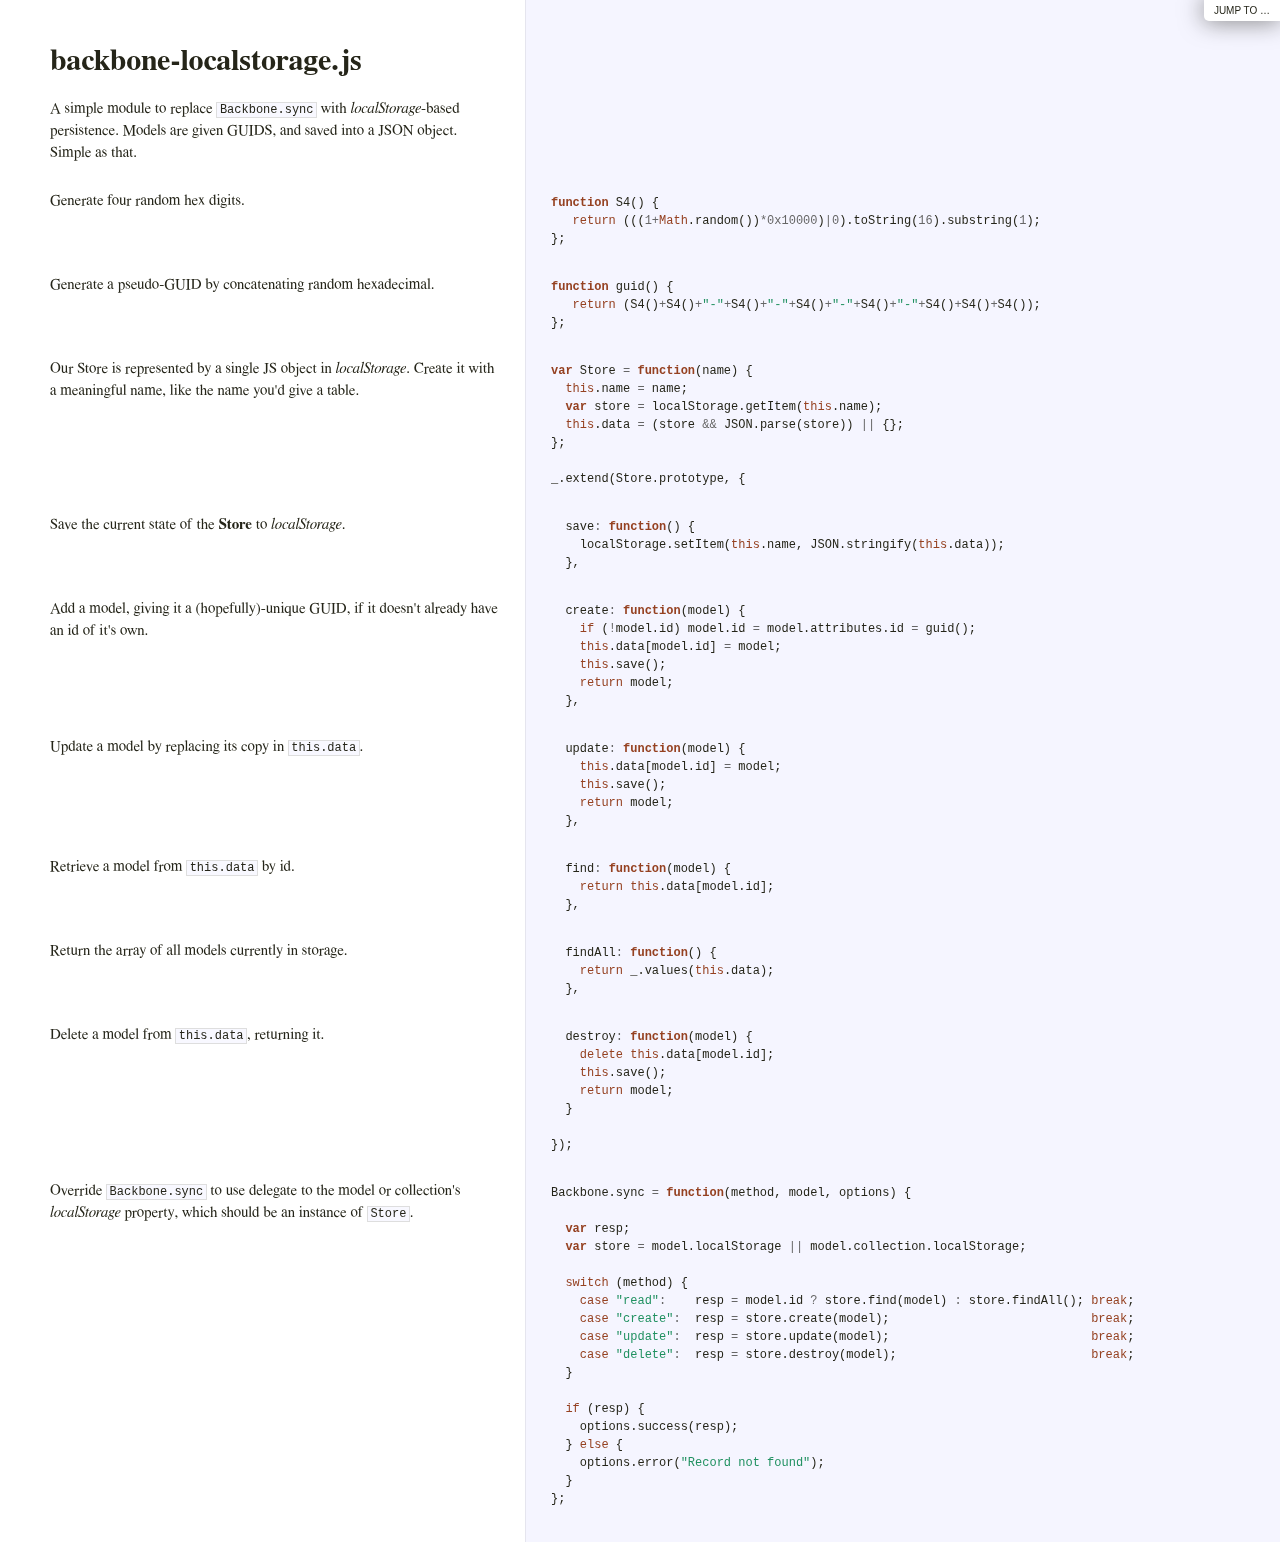
<file: static/backbone/docs/backbone-localstorage.html>
<!DOCTYPE html>  <html> <head>   <title>backbone-localstorage.js</title>   <meta http-equiv="content-type" content="text/html; charset=UTF-8">   <link rel="stylesheet" media="all" href="docco.css" /> </head> <body>   <div id="container">     <div id="background"></div>            <div id="jump_to">         Jump To &hellip;         <div id="jump_wrapper">           <div id="jump_page">                                           <a class="source" href="backbone-localstorage.html">                 backbone-localstorage.js               </a>                                           <a class="source" href="todos.html">                 todos.js               </a>                        </div>         </div>       </div>          <table cellpadding="0" cellspacing="0">       <thead>         <tr>           <th class="docs">             <h1>               backbone-localstorage.js             </h1>           </th>           <th class="code">           </th>         </tr>       </thead>       <tbody>                               <tr id="section-1">             <td class="docs">               <div class="pilwrap">                 <a class="pilcrow" href="#section-1">&#182;</a>               </div>               <p>A simple module to replace <code>Backbone.sync</code> with <em>localStorage</em>-based
persistence. Models are given GUIDS, and saved into a JSON object. Simple
as that.</p>             </td>             <td class="code">               <div class="highlight"><pre></pre></div>             </td>           </tr>                               <tr id="section-2">             <td class="docs">               <div class="pilwrap">                 <a class="pilcrow" href="#section-2">&#182;</a>               </div>               <p>Generate four random hex digits.</p>             </td>             <td class="code">               <div class="highlight"><pre><span class="kd">function</span> <span class="nx">S4</span><span class="p">()</span> <span class="p">{</span>
   <span class="k">return</span> <span class="p">(((</span><span class="mi">1</span><span class="o">+</span><span class="nb">Math</span><span class="p">.</span><span class="nx">random</span><span class="p">())</span><span class="o">*</span><span class="mh">0x10000</span><span class="p">)</span><span class="o">|</span><span class="mi">0</span><span class="p">).</span><span class="nx">toString</span><span class="p">(</span><span class="mi">16</span><span class="p">).</span><span class="nx">substring</span><span class="p">(</span><span class="mi">1</span><span class="p">);</span>
<span class="p">};</span></pre></div>             </td>           </tr>                               <tr id="section-3">             <td class="docs">               <div class="pilwrap">                 <a class="pilcrow" href="#section-3">&#182;</a>               </div>               <p>Generate a pseudo-GUID by concatenating random hexadecimal.</p>             </td>             <td class="code">               <div class="highlight"><pre><span class="kd">function</span> <span class="nx">guid</span><span class="p">()</span> <span class="p">{</span>
   <span class="k">return</span> <span class="p">(</span><span class="nx">S4</span><span class="p">()</span><span class="o">+</span><span class="nx">S4</span><span class="p">()</span><span class="o">+</span><span class="s2">&quot;-&quot;</span><span class="o">+</span><span class="nx">S4</span><span class="p">()</span><span class="o">+</span><span class="s2">&quot;-&quot;</span><span class="o">+</span><span class="nx">S4</span><span class="p">()</span><span class="o">+</span><span class="s2">&quot;-&quot;</span><span class="o">+</span><span class="nx">S4</span><span class="p">()</span><span class="o">+</span><span class="s2">&quot;-&quot;</span><span class="o">+</span><span class="nx">S4</span><span class="p">()</span><span class="o">+</span><span class="nx">S4</span><span class="p">()</span><span class="o">+</span><span class="nx">S4</span><span class="p">());</span>
<span class="p">};</span></pre></div>             </td>           </tr>                               <tr id="section-4">             <td class="docs">               <div class="pilwrap">                 <a class="pilcrow" href="#section-4">&#182;</a>               </div>               <p>Our Store is represented by a single JS object in <em>localStorage</em>. Create it
with a meaningful name, like the name you'd give a table.</p>             </td>             <td class="code">               <div class="highlight"><pre><span class="kd">var</span> <span class="nx">Store</span> <span class="o">=</span> <span class="kd">function</span><span class="p">(</span><span class="nx">name</span><span class="p">)</span> <span class="p">{</span>
  <span class="k">this</span><span class="p">.</span><span class="nx">name</span> <span class="o">=</span> <span class="nx">name</span><span class="p">;</span>
  <span class="kd">var</span> <span class="nx">store</span> <span class="o">=</span> <span class="nx">localStorage</span><span class="p">.</span><span class="nx">getItem</span><span class="p">(</span><span class="k">this</span><span class="p">.</span><span class="nx">name</span><span class="p">);</span>
  <span class="k">this</span><span class="p">.</span><span class="nx">data</span> <span class="o">=</span> <span class="p">(</span><span class="nx">store</span> <span class="o">&amp;&amp;</span> <span class="nx">JSON</span><span class="p">.</span><span class="nx">parse</span><span class="p">(</span><span class="nx">store</span><span class="p">))</span> <span class="o">||</span> <span class="p">{};</span>
<span class="p">};</span>

<span class="nx">_</span><span class="p">.</span><span class="nx">extend</span><span class="p">(</span><span class="nx">Store</span><span class="p">.</span><span class="nx">prototype</span><span class="p">,</span> <span class="p">{</span></pre></div>             </td>           </tr>                               <tr id="section-5">             <td class="docs">               <div class="pilwrap">                 <a class="pilcrow" href="#section-5">&#182;</a>               </div>               <p>Save the current state of the <strong>Store</strong> to <em>localStorage</em>.</p>             </td>             <td class="code">               <div class="highlight"><pre>  <span class="nx">save</span><span class="o">:</span> <span class="kd">function</span><span class="p">()</span> <span class="p">{</span>
    <span class="nx">localStorage</span><span class="p">.</span><span class="nx">setItem</span><span class="p">(</span><span class="k">this</span><span class="p">.</span><span class="nx">name</span><span class="p">,</span> <span class="nx">JSON</span><span class="p">.</span><span class="nx">stringify</span><span class="p">(</span><span class="k">this</span><span class="p">.</span><span class="nx">data</span><span class="p">));</span>
  <span class="p">},</span></pre></div>             </td>           </tr>                               <tr id="section-6">             <td class="docs">               <div class="pilwrap">                 <a class="pilcrow" href="#section-6">&#182;</a>               </div>               <p>Add a model, giving it a (hopefully)-unique GUID, if it doesn't already
have an id of it's own.</p>             </td>             <td class="code">               <div class="highlight"><pre>  <span class="nx">create</span><span class="o">:</span> <span class="kd">function</span><span class="p">(</span><span class="nx">model</span><span class="p">)</span> <span class="p">{</span>
    <span class="k">if</span> <span class="p">(</span><span class="o">!</span><span class="nx">model</span><span class="p">.</span><span class="nx">id</span><span class="p">)</span> <span class="nx">model</span><span class="p">.</span><span class="nx">id</span> <span class="o">=</span> <span class="nx">model</span><span class="p">.</span><span class="nx">attributes</span><span class="p">.</span><span class="nx">id</span> <span class="o">=</span> <span class="nx">guid</span><span class="p">();</span>
    <span class="k">this</span><span class="p">.</span><span class="nx">data</span><span class="p">[</span><span class="nx">model</span><span class="p">.</span><span class="nx">id</span><span class="p">]</span> <span class="o">=</span> <span class="nx">model</span><span class="p">;</span>
    <span class="k">this</span><span class="p">.</span><span class="nx">save</span><span class="p">();</span>
    <span class="k">return</span> <span class="nx">model</span><span class="p">;</span>
  <span class="p">},</span></pre></div>             </td>           </tr>                               <tr id="section-7">             <td class="docs">               <div class="pilwrap">                 <a class="pilcrow" href="#section-7">&#182;</a>               </div>               <p>Update a model by replacing its copy in <code>this.data</code>.</p>             </td>             <td class="code">               <div class="highlight"><pre>  <span class="nx">update</span><span class="o">:</span> <span class="kd">function</span><span class="p">(</span><span class="nx">model</span><span class="p">)</span> <span class="p">{</span>
    <span class="k">this</span><span class="p">.</span><span class="nx">data</span><span class="p">[</span><span class="nx">model</span><span class="p">.</span><span class="nx">id</span><span class="p">]</span> <span class="o">=</span> <span class="nx">model</span><span class="p">;</span>
    <span class="k">this</span><span class="p">.</span><span class="nx">save</span><span class="p">();</span>
    <span class="k">return</span> <span class="nx">model</span><span class="p">;</span>
  <span class="p">},</span></pre></div>             </td>           </tr>                               <tr id="section-8">             <td class="docs">               <div class="pilwrap">                 <a class="pilcrow" href="#section-8">&#182;</a>               </div>               <p>Retrieve a model from <code>this.data</code> by id.</p>             </td>             <td class="code">               <div class="highlight"><pre>  <span class="nx">find</span><span class="o">:</span> <span class="kd">function</span><span class="p">(</span><span class="nx">model</span><span class="p">)</span> <span class="p">{</span>
    <span class="k">return</span> <span class="k">this</span><span class="p">.</span><span class="nx">data</span><span class="p">[</span><span class="nx">model</span><span class="p">.</span><span class="nx">id</span><span class="p">];</span>
  <span class="p">},</span></pre></div>             </td>           </tr>                               <tr id="section-9">             <td class="docs">               <div class="pilwrap">                 <a class="pilcrow" href="#section-9">&#182;</a>               </div>               <p>Return the array of all models currently in storage.</p>             </td>             <td class="code">               <div class="highlight"><pre>  <span class="nx">findAll</span><span class="o">:</span> <span class="kd">function</span><span class="p">()</span> <span class="p">{</span>
    <span class="k">return</span> <span class="nx">_</span><span class="p">.</span><span class="nx">values</span><span class="p">(</span><span class="k">this</span><span class="p">.</span><span class="nx">data</span><span class="p">);</span>
  <span class="p">},</span></pre></div>             </td>           </tr>                               <tr id="section-10">             <td class="docs">               <div class="pilwrap">                 <a class="pilcrow" href="#section-10">&#182;</a>               </div>               <p>Delete a model from <code>this.data</code>, returning it.</p>             </td>             <td class="code">               <div class="highlight"><pre>  <span class="nx">destroy</span><span class="o">:</span> <span class="kd">function</span><span class="p">(</span><span class="nx">model</span><span class="p">)</span> <span class="p">{</span>
    <span class="k">delete</span> <span class="k">this</span><span class="p">.</span><span class="nx">data</span><span class="p">[</span><span class="nx">model</span><span class="p">.</span><span class="nx">id</span><span class="p">];</span>
    <span class="k">this</span><span class="p">.</span><span class="nx">save</span><span class="p">();</span>
    <span class="k">return</span> <span class="nx">model</span><span class="p">;</span>
  <span class="p">}</span>

<span class="p">});</span></pre></div>             </td>           </tr>                               <tr id="section-11">             <td class="docs">               <div class="pilwrap">                 <a class="pilcrow" href="#section-11">&#182;</a>               </div>               <p>Override <code>Backbone.sync</code> to use delegate to the model or collection's
<em>localStorage</em> property, which should be an instance of <code>Store</code>.</p>             </td>             <td class="code">               <div class="highlight"><pre><span class="nx">Backbone</span><span class="p">.</span><span class="nx">sync</span> <span class="o">=</span> <span class="kd">function</span><span class="p">(</span><span class="nx">method</span><span class="p">,</span> <span class="nx">model</span><span class="p">,</span> <span class="nx">options</span><span class="p">)</span> <span class="p">{</span>

  <span class="kd">var</span> <span class="nx">resp</span><span class="p">;</span>
  <span class="kd">var</span> <span class="nx">store</span> <span class="o">=</span> <span class="nx">model</span><span class="p">.</span><span class="nx">localStorage</span> <span class="o">||</span> <span class="nx">model</span><span class="p">.</span><span class="nx">collection</span><span class="p">.</span><span class="nx">localStorage</span><span class="p">;</span>

  <span class="k">switch</span> <span class="p">(</span><span class="nx">method</span><span class="p">)</span> <span class="p">{</span>
    <span class="k">case</span> <span class="s2">&quot;read&quot;</span><span class="o">:</span>    <span class="nx">resp</span> <span class="o">=</span> <span class="nx">model</span><span class="p">.</span><span class="nx">id</span> <span class="o">?</span> <span class="nx">store</span><span class="p">.</span><span class="nx">find</span><span class="p">(</span><span class="nx">model</span><span class="p">)</span> <span class="o">:</span> <span class="nx">store</span><span class="p">.</span><span class="nx">findAll</span><span class="p">();</span> <span class="k">break</span><span class="p">;</span>
    <span class="k">case</span> <span class="s2">&quot;create&quot;</span><span class="o">:</span>  <span class="nx">resp</span> <span class="o">=</span> <span class="nx">store</span><span class="p">.</span><span class="nx">create</span><span class="p">(</span><span class="nx">model</span><span class="p">);</span>                            <span class="k">break</span><span class="p">;</span>
    <span class="k">case</span> <span class="s2">&quot;update&quot;</span><span class="o">:</span>  <span class="nx">resp</span> <span class="o">=</span> <span class="nx">store</span><span class="p">.</span><span class="nx">update</span><span class="p">(</span><span class="nx">model</span><span class="p">);</span>                            <span class="k">break</span><span class="p">;</span>
    <span class="k">case</span> <span class="s2">&quot;delete&quot;</span><span class="o">:</span>  <span class="nx">resp</span> <span class="o">=</span> <span class="nx">store</span><span class="p">.</span><span class="nx">destroy</span><span class="p">(</span><span class="nx">model</span><span class="p">);</span>                           <span class="k">break</span><span class="p">;</span>
  <span class="p">}</span>

  <span class="k">if</span> <span class="p">(</span><span class="nx">resp</span><span class="p">)</span> <span class="p">{</span>
    <span class="nx">options</span><span class="p">.</span><span class="nx">success</span><span class="p">(</span><span class="nx">resp</span><span class="p">);</span>
  <span class="p">}</span> <span class="k">else</span> <span class="p">{</span>
    <span class="nx">options</span><span class="p">.</span><span class="nx">error</span><span class="p">(</span><span class="s2">&quot;Record not found&quot;</span><span class="p">);</span>
  <span class="p">}</span>
<span class="p">};</span>

</pre></div>             </td>           </tr>                </tbody>     </table>   </div> </body> </html>
</file>
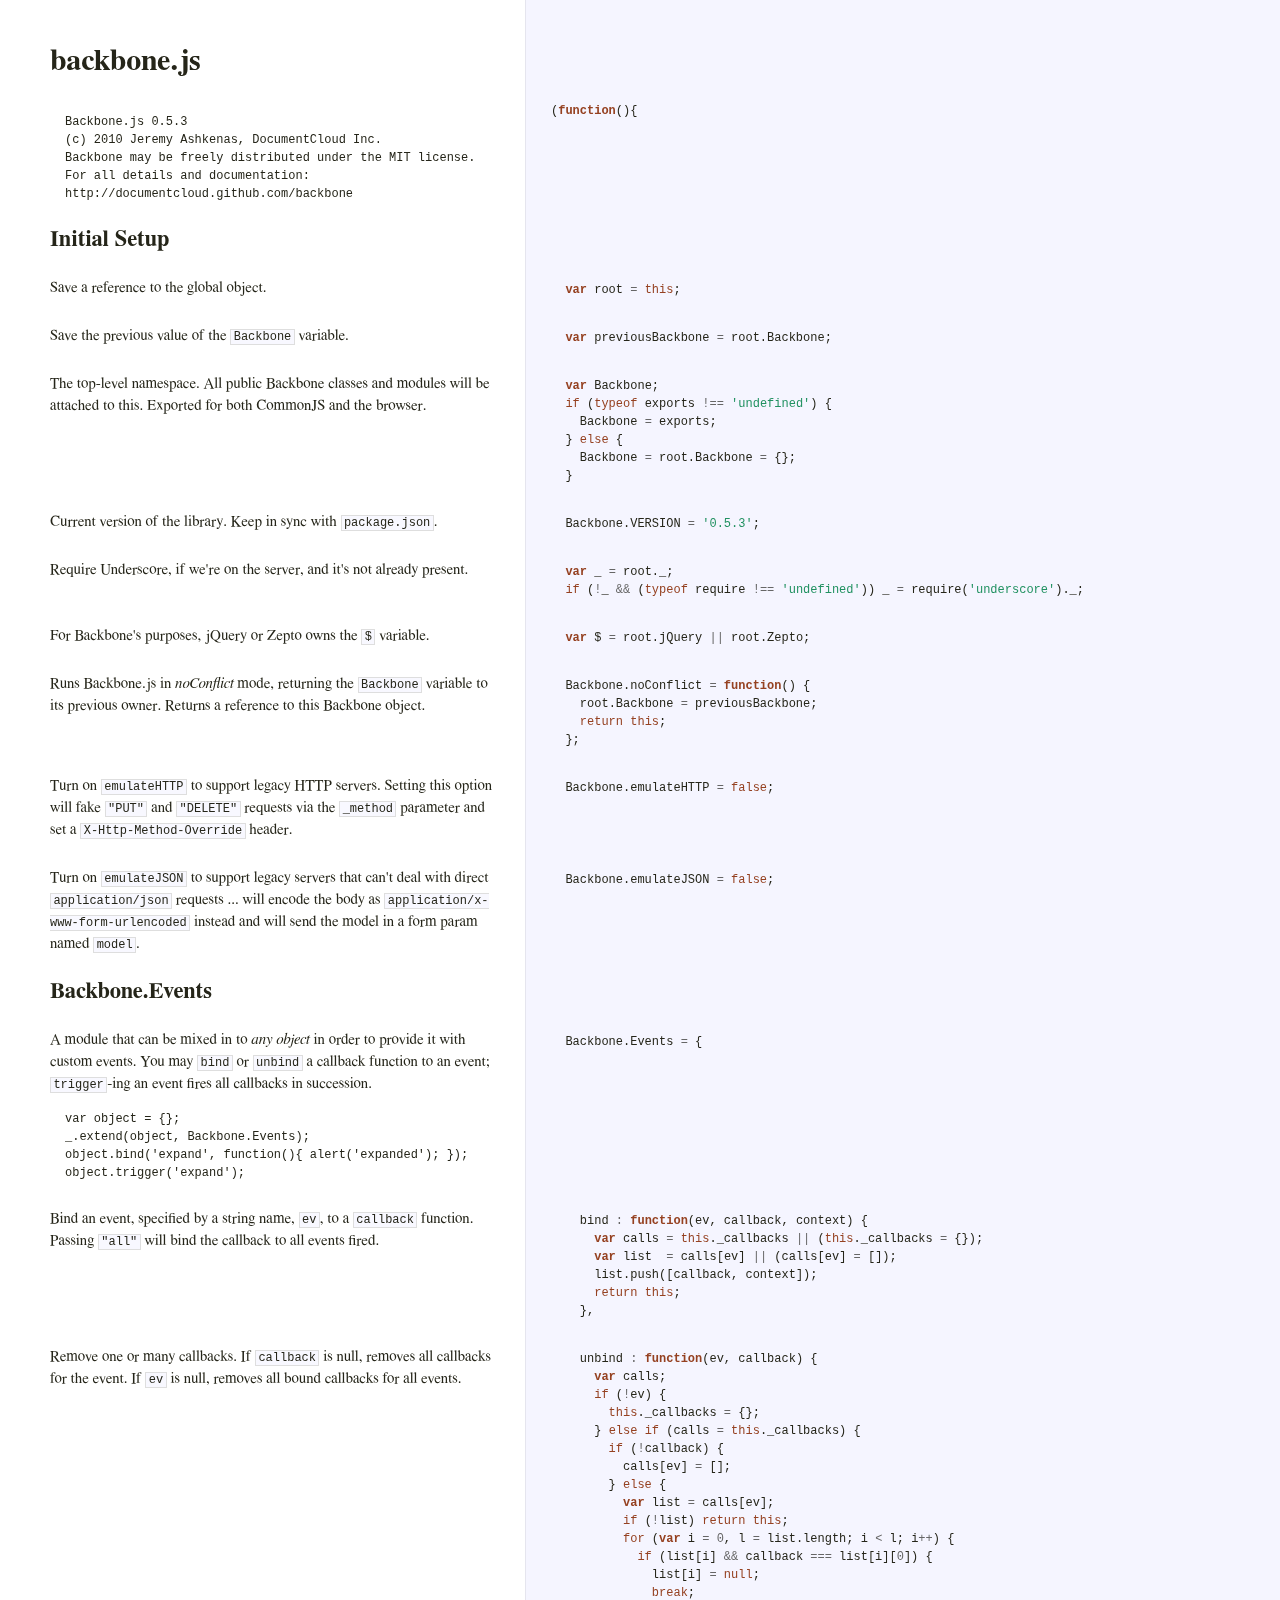
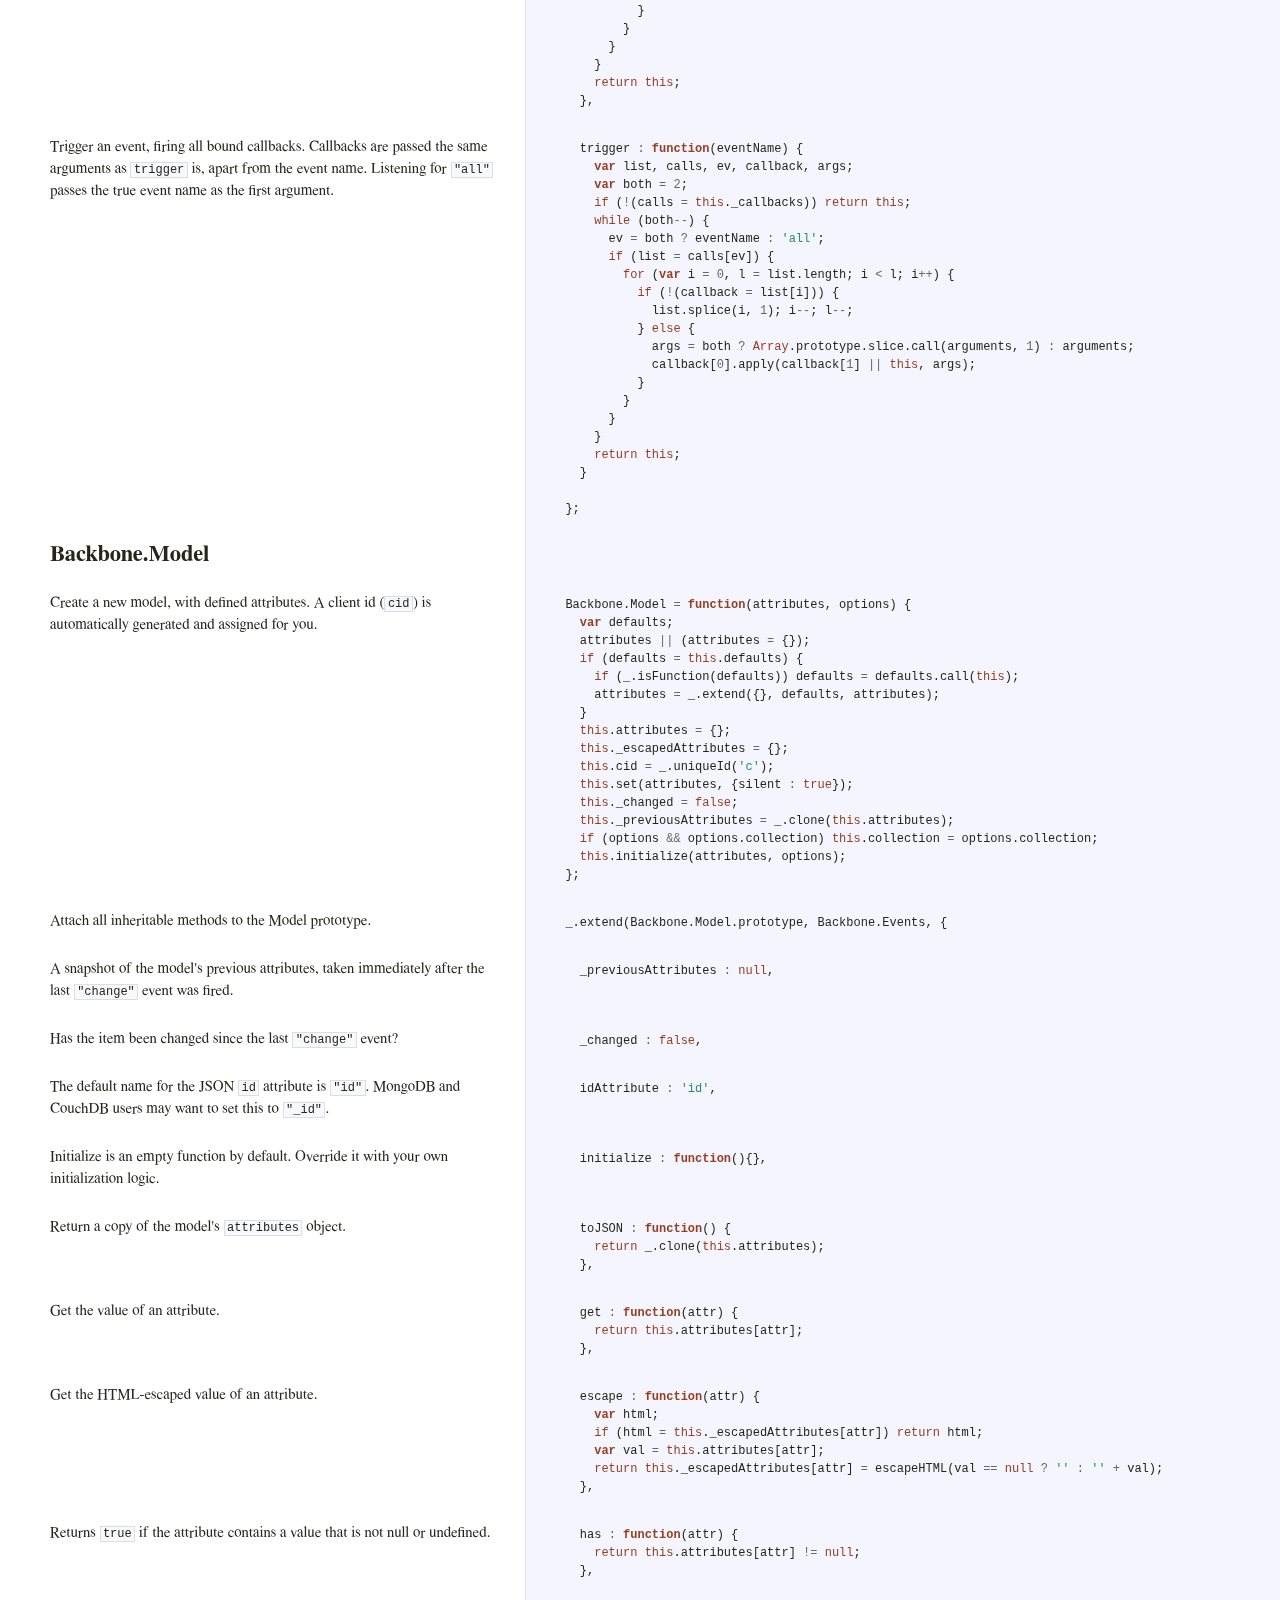
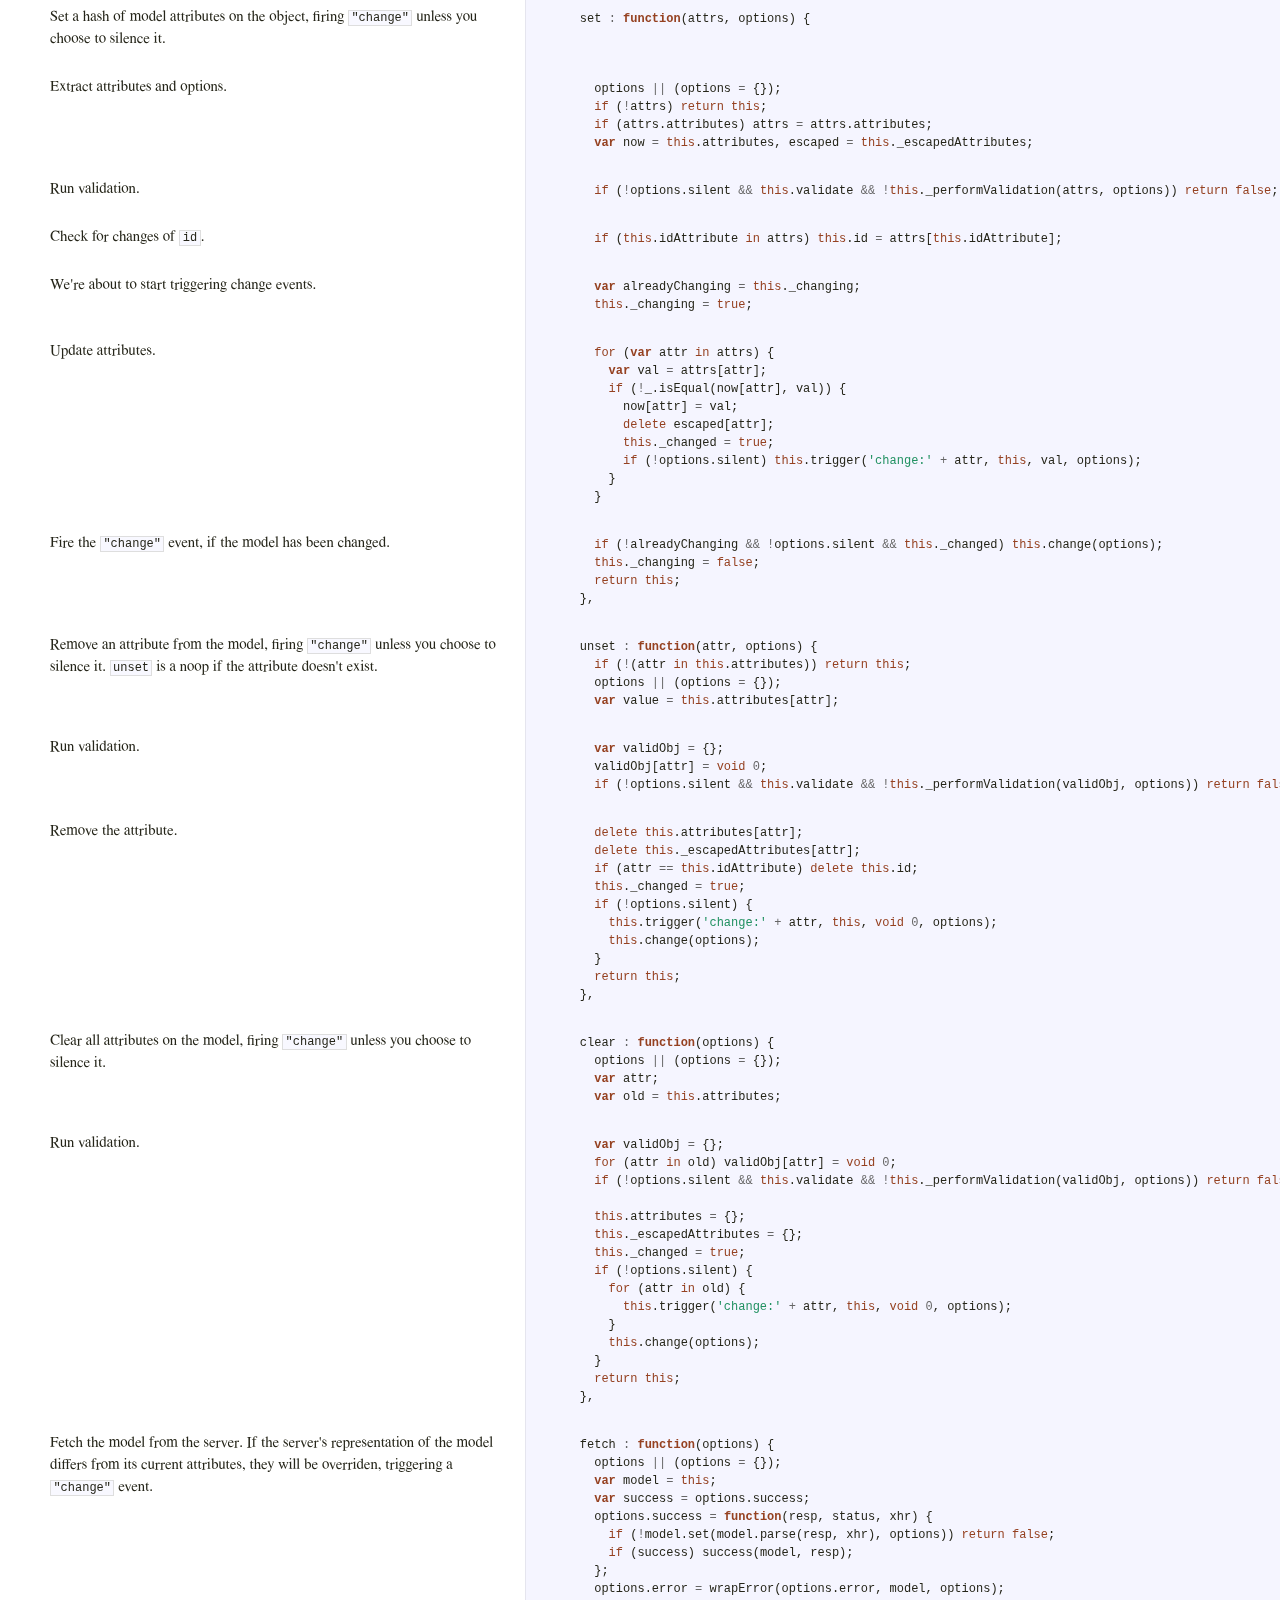
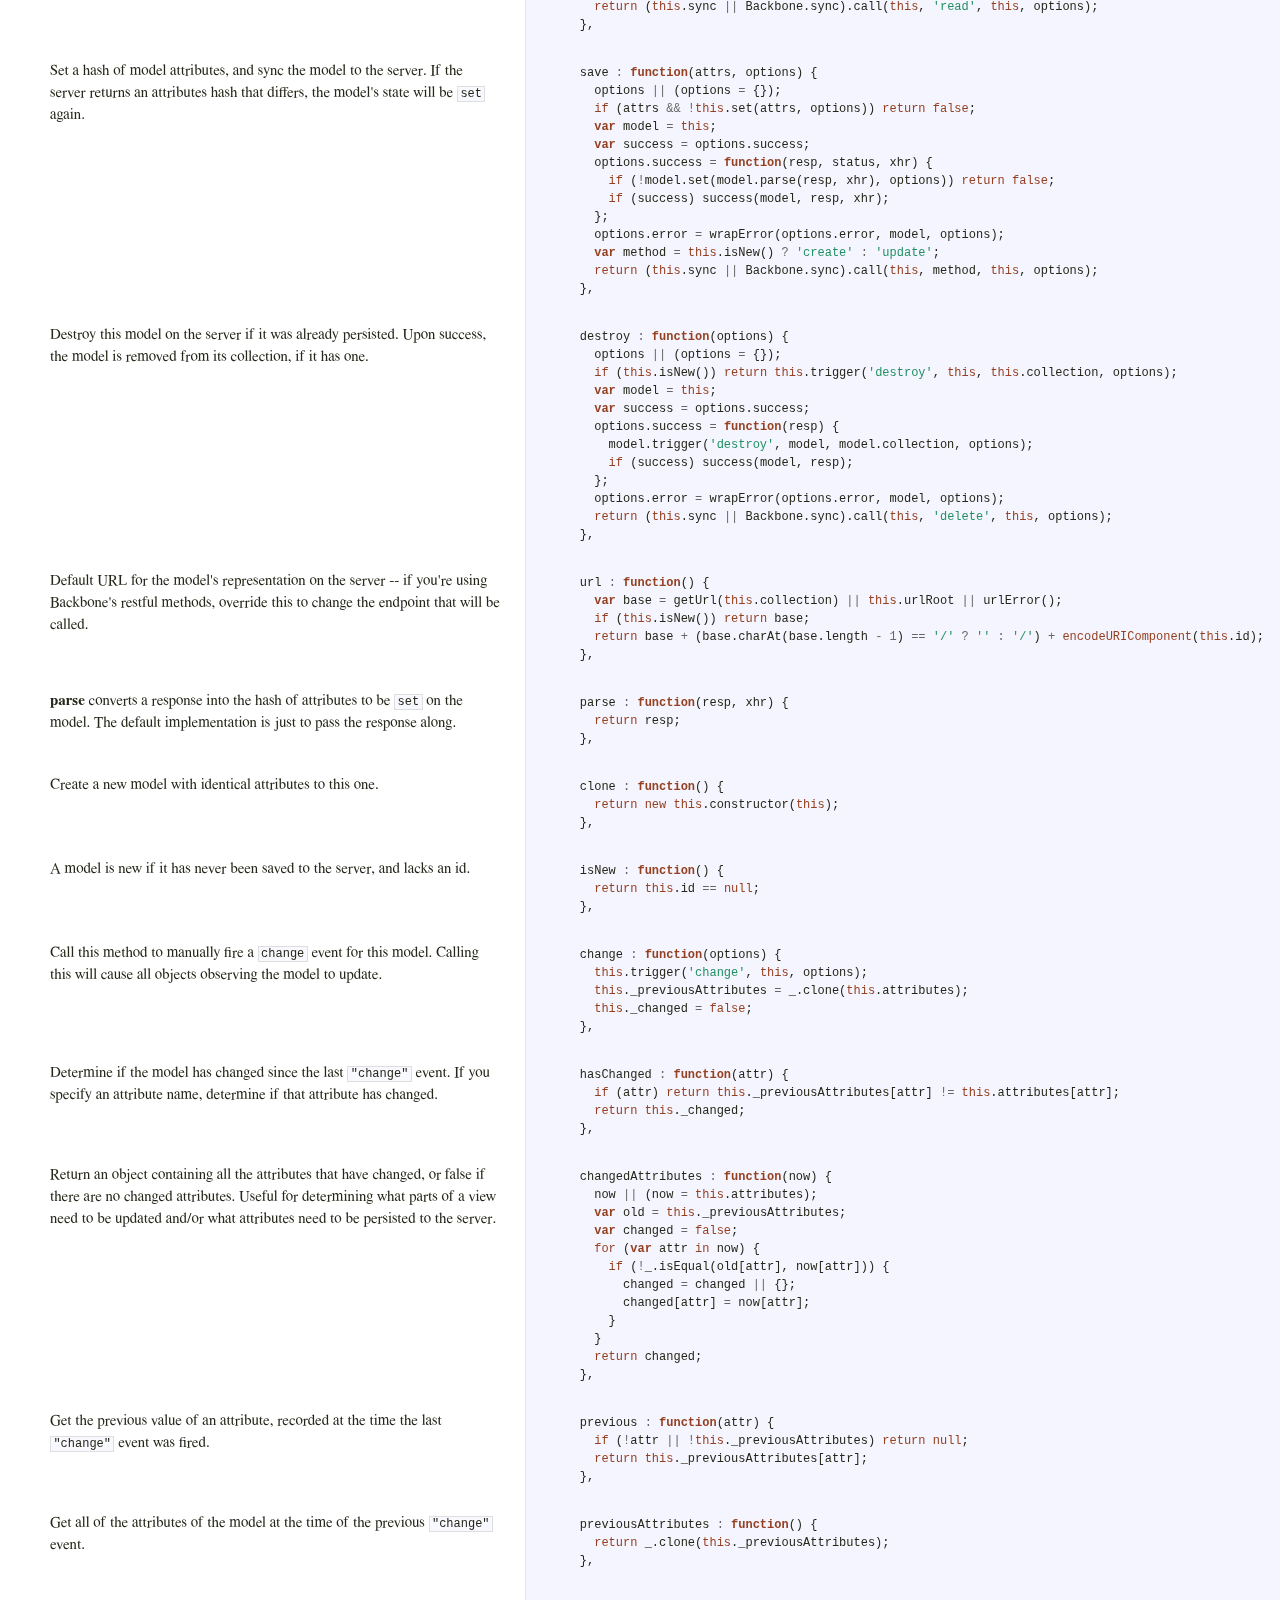
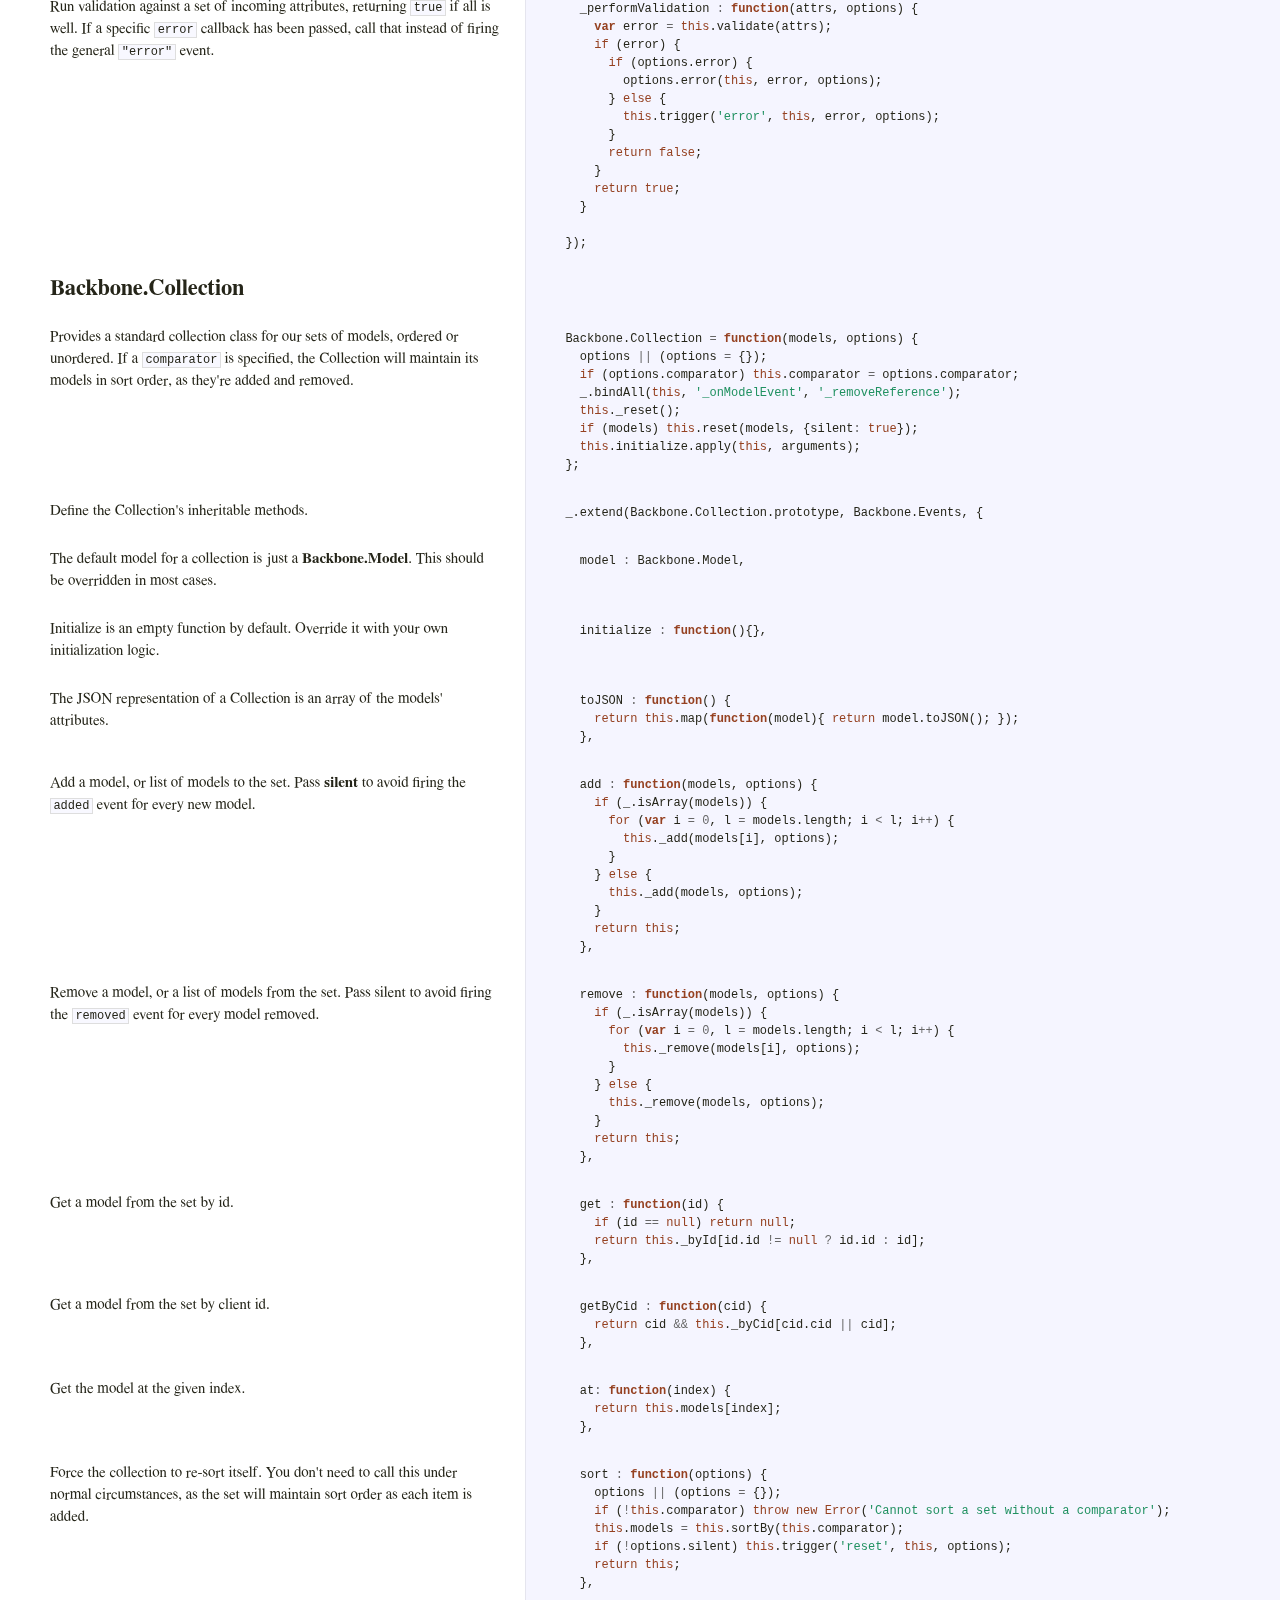
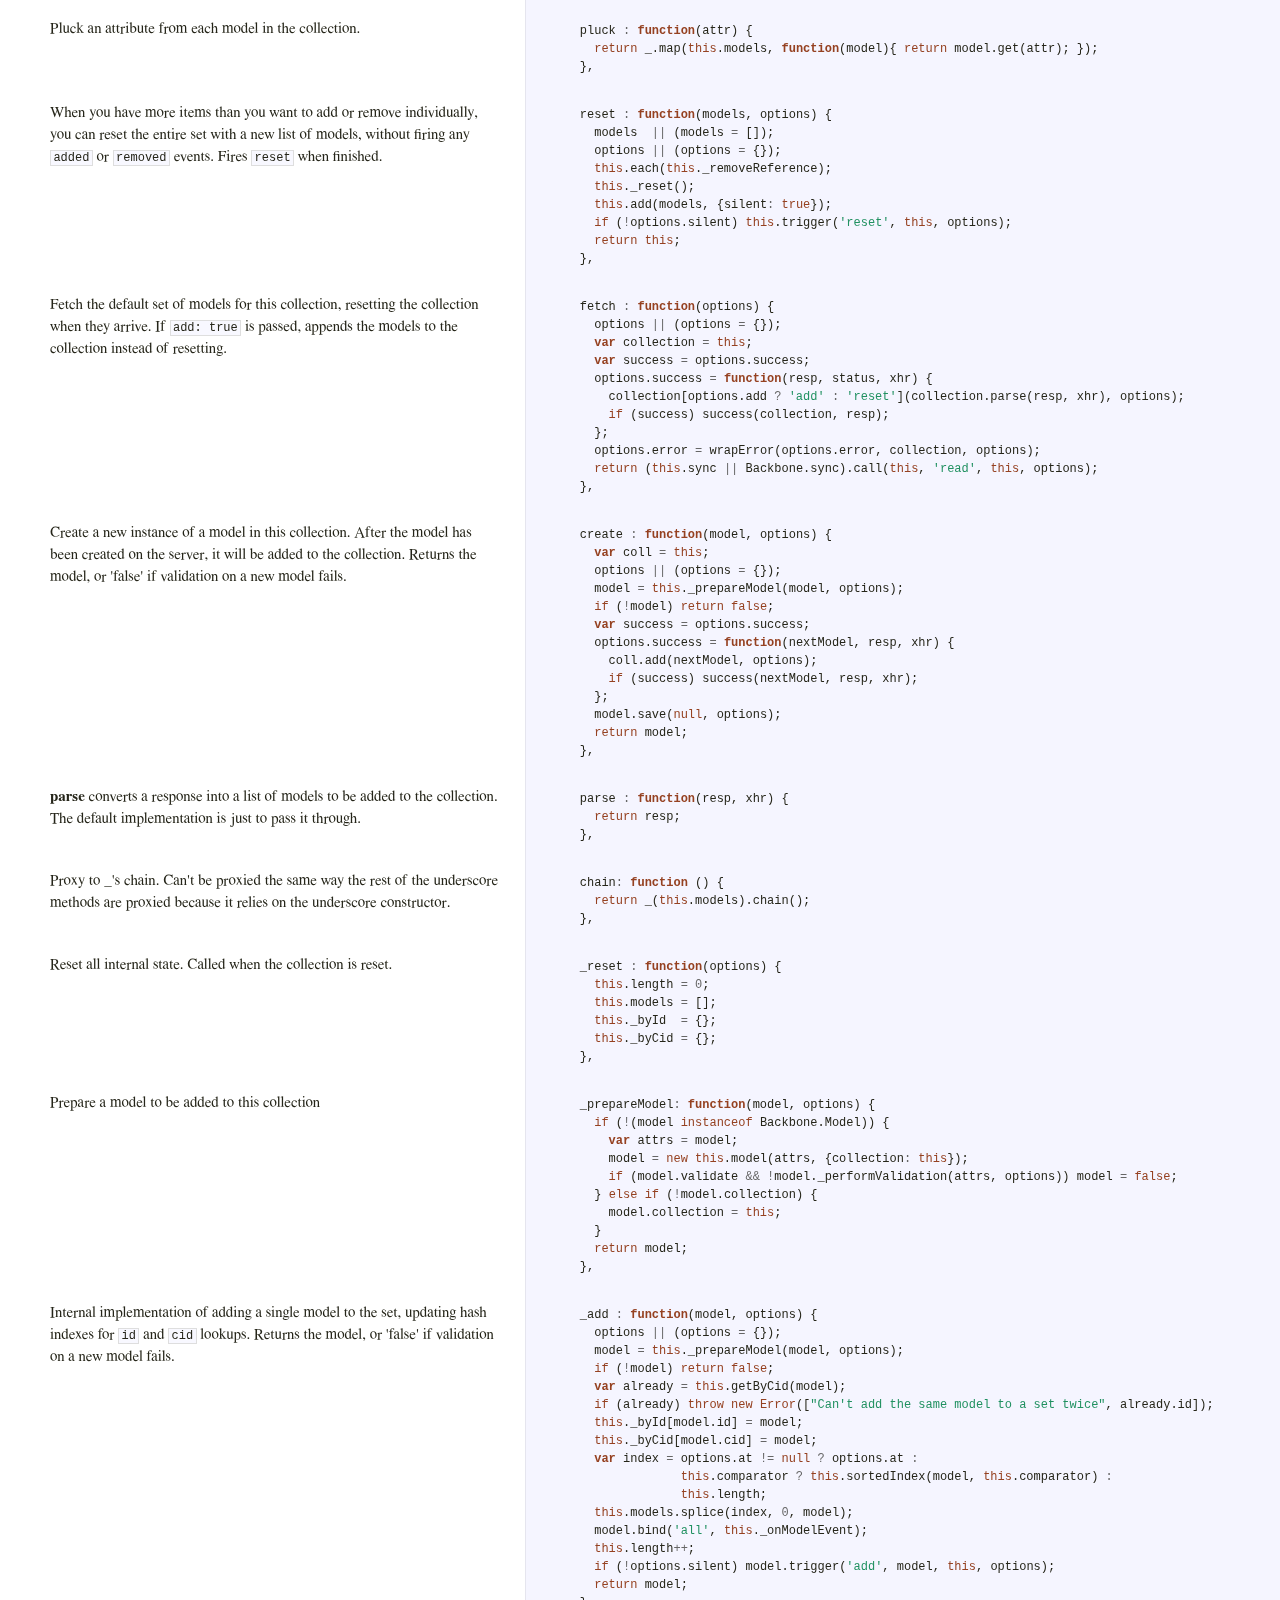
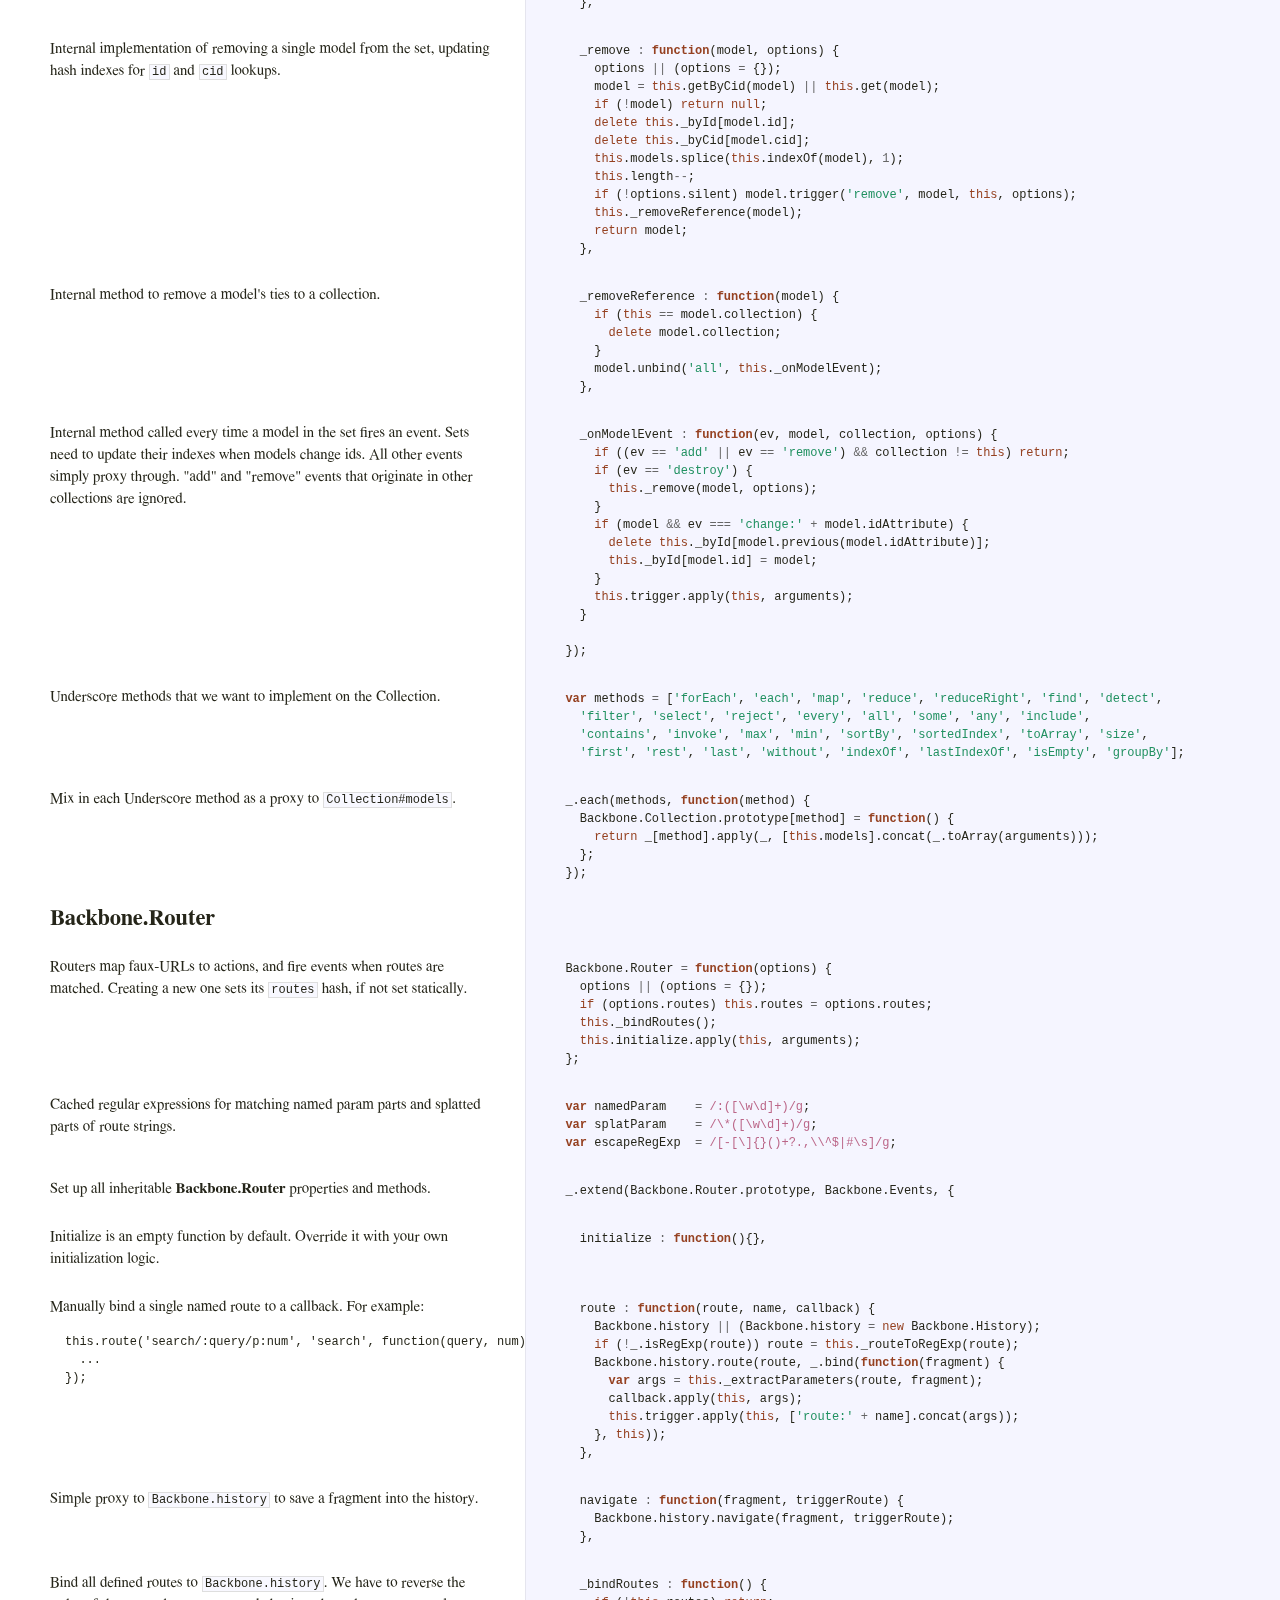
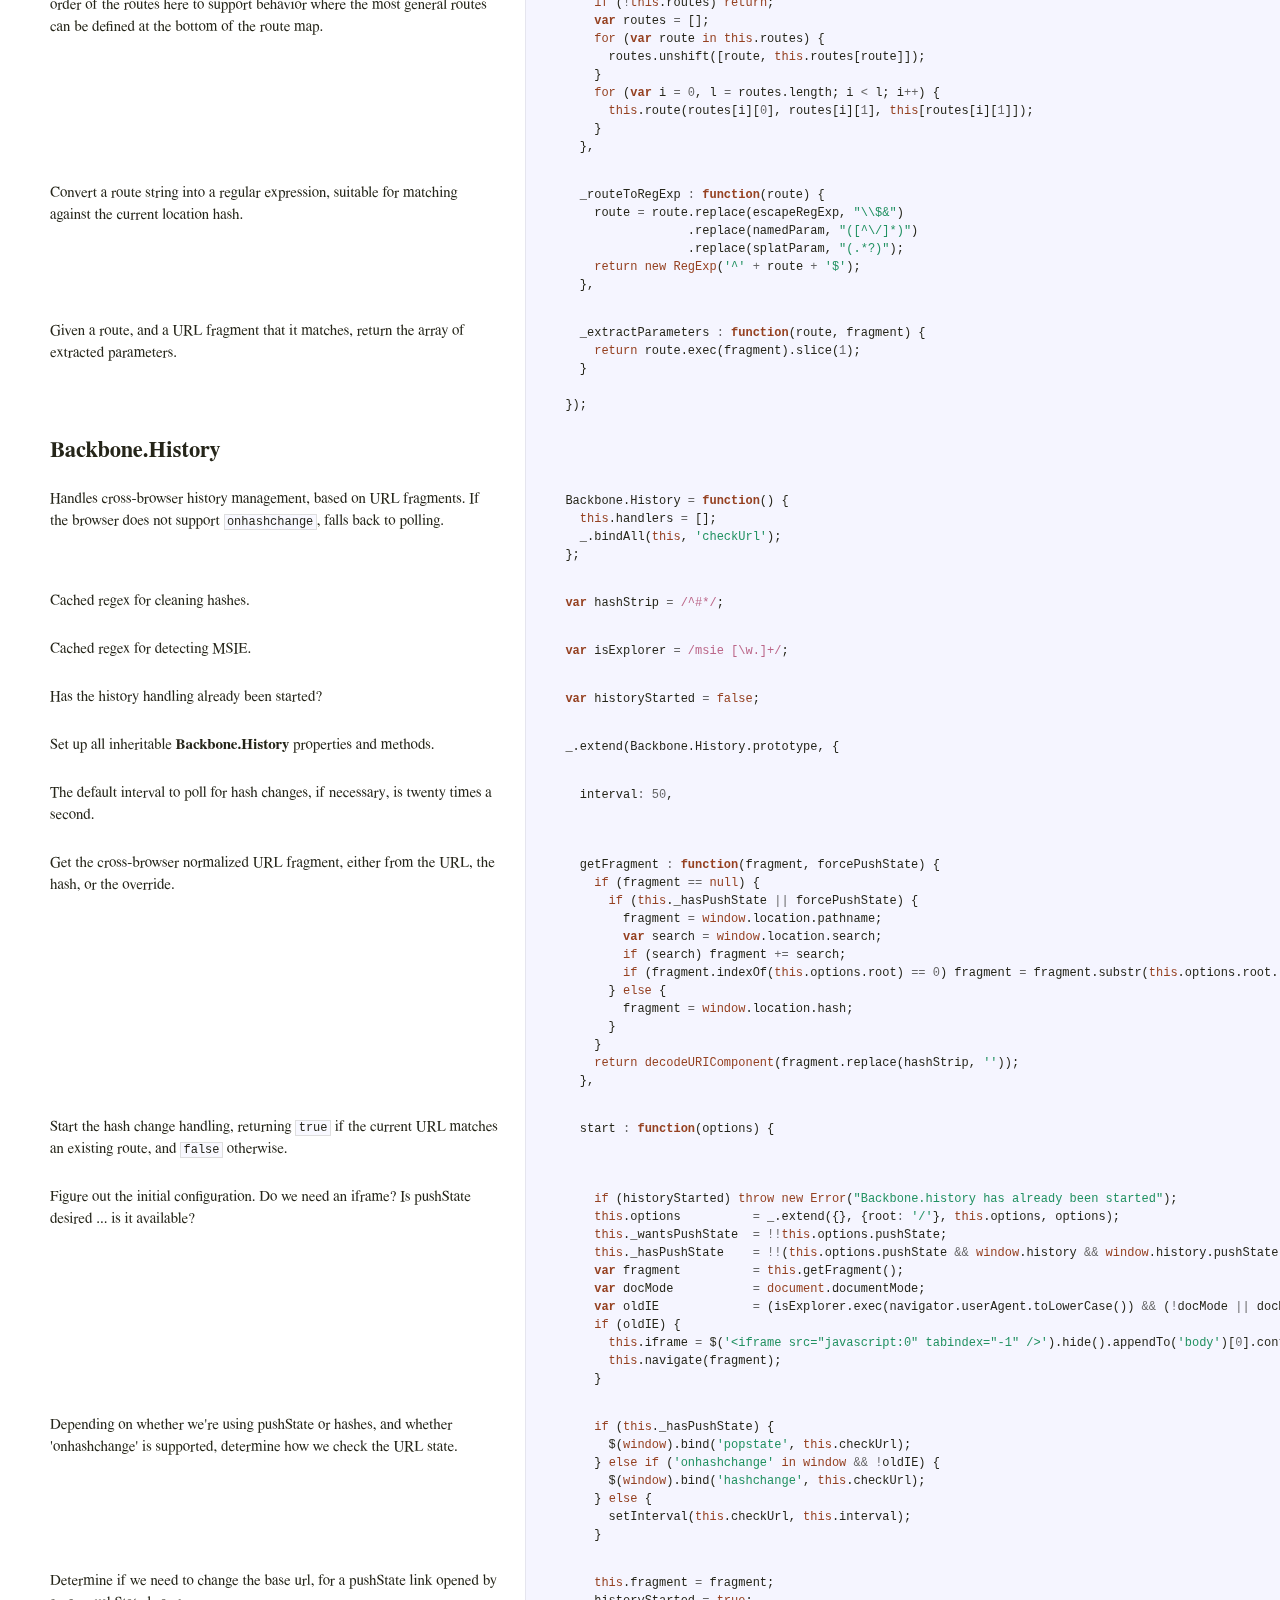
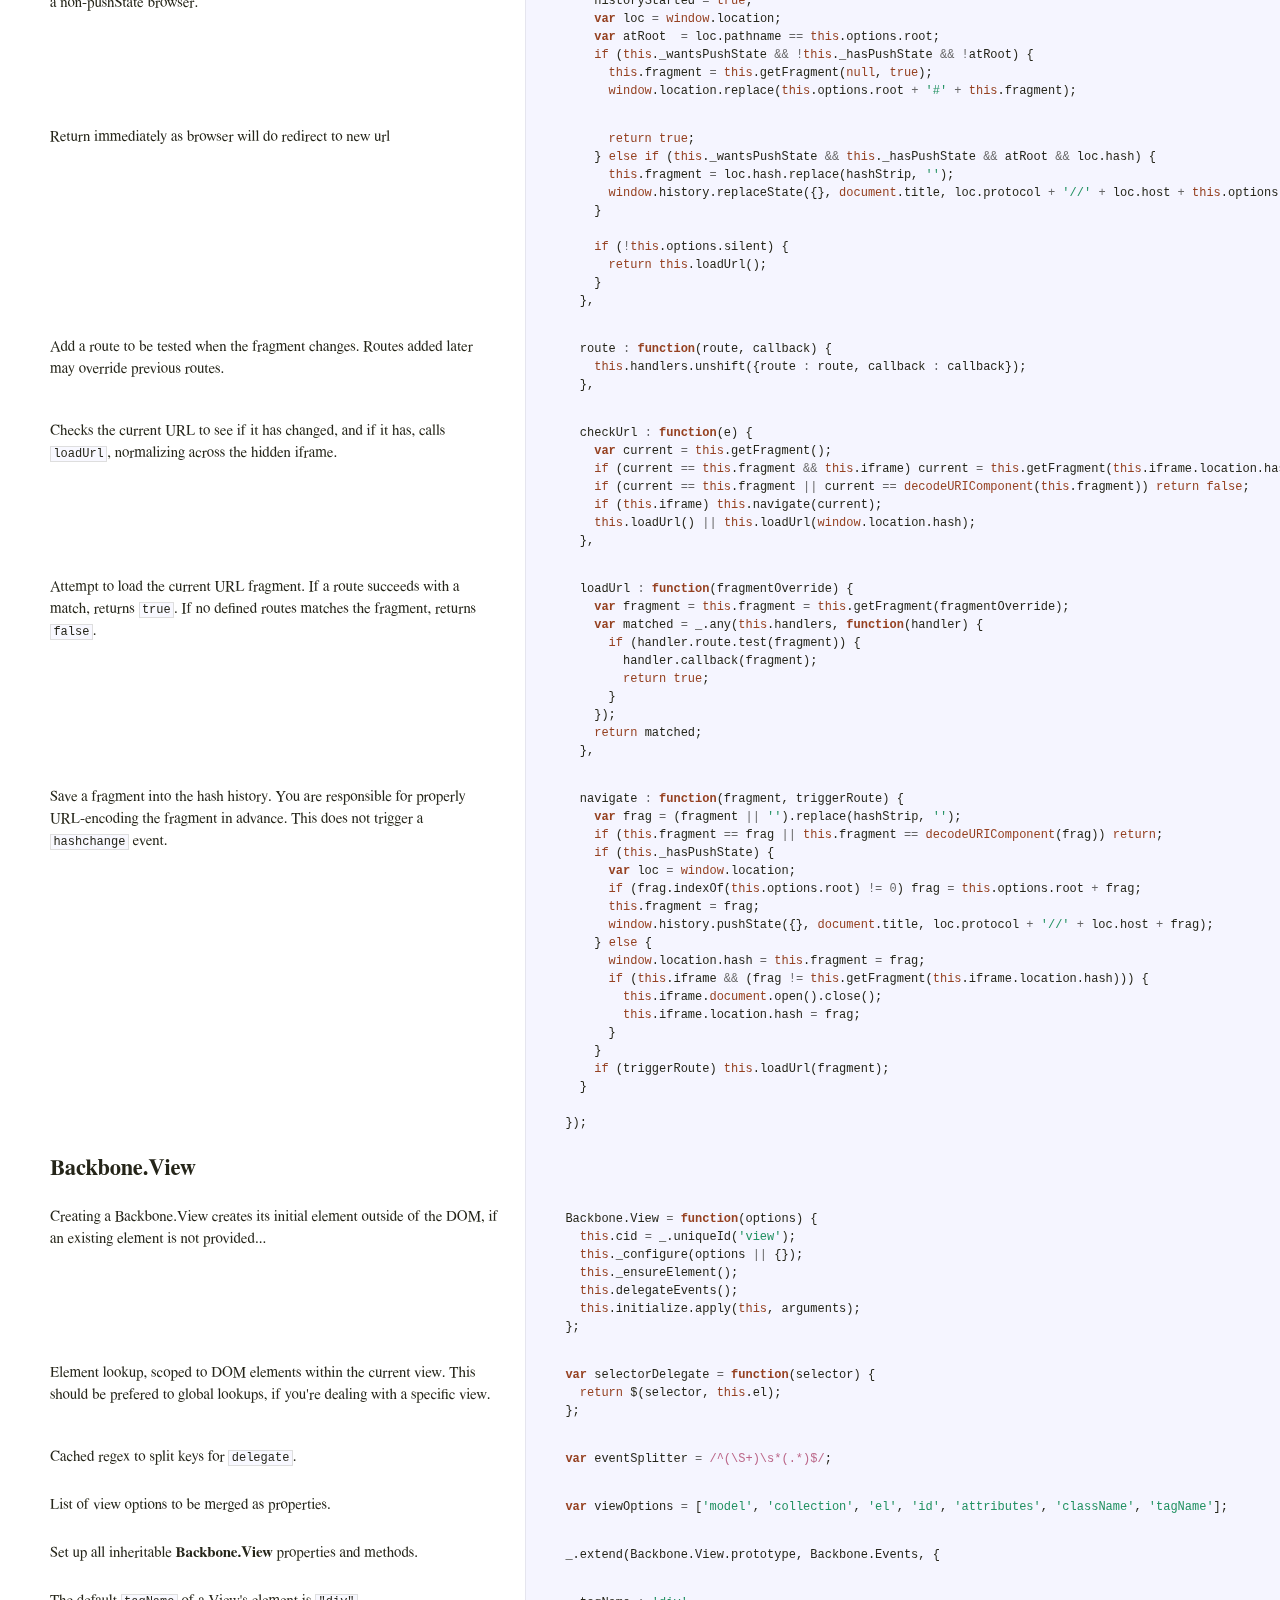
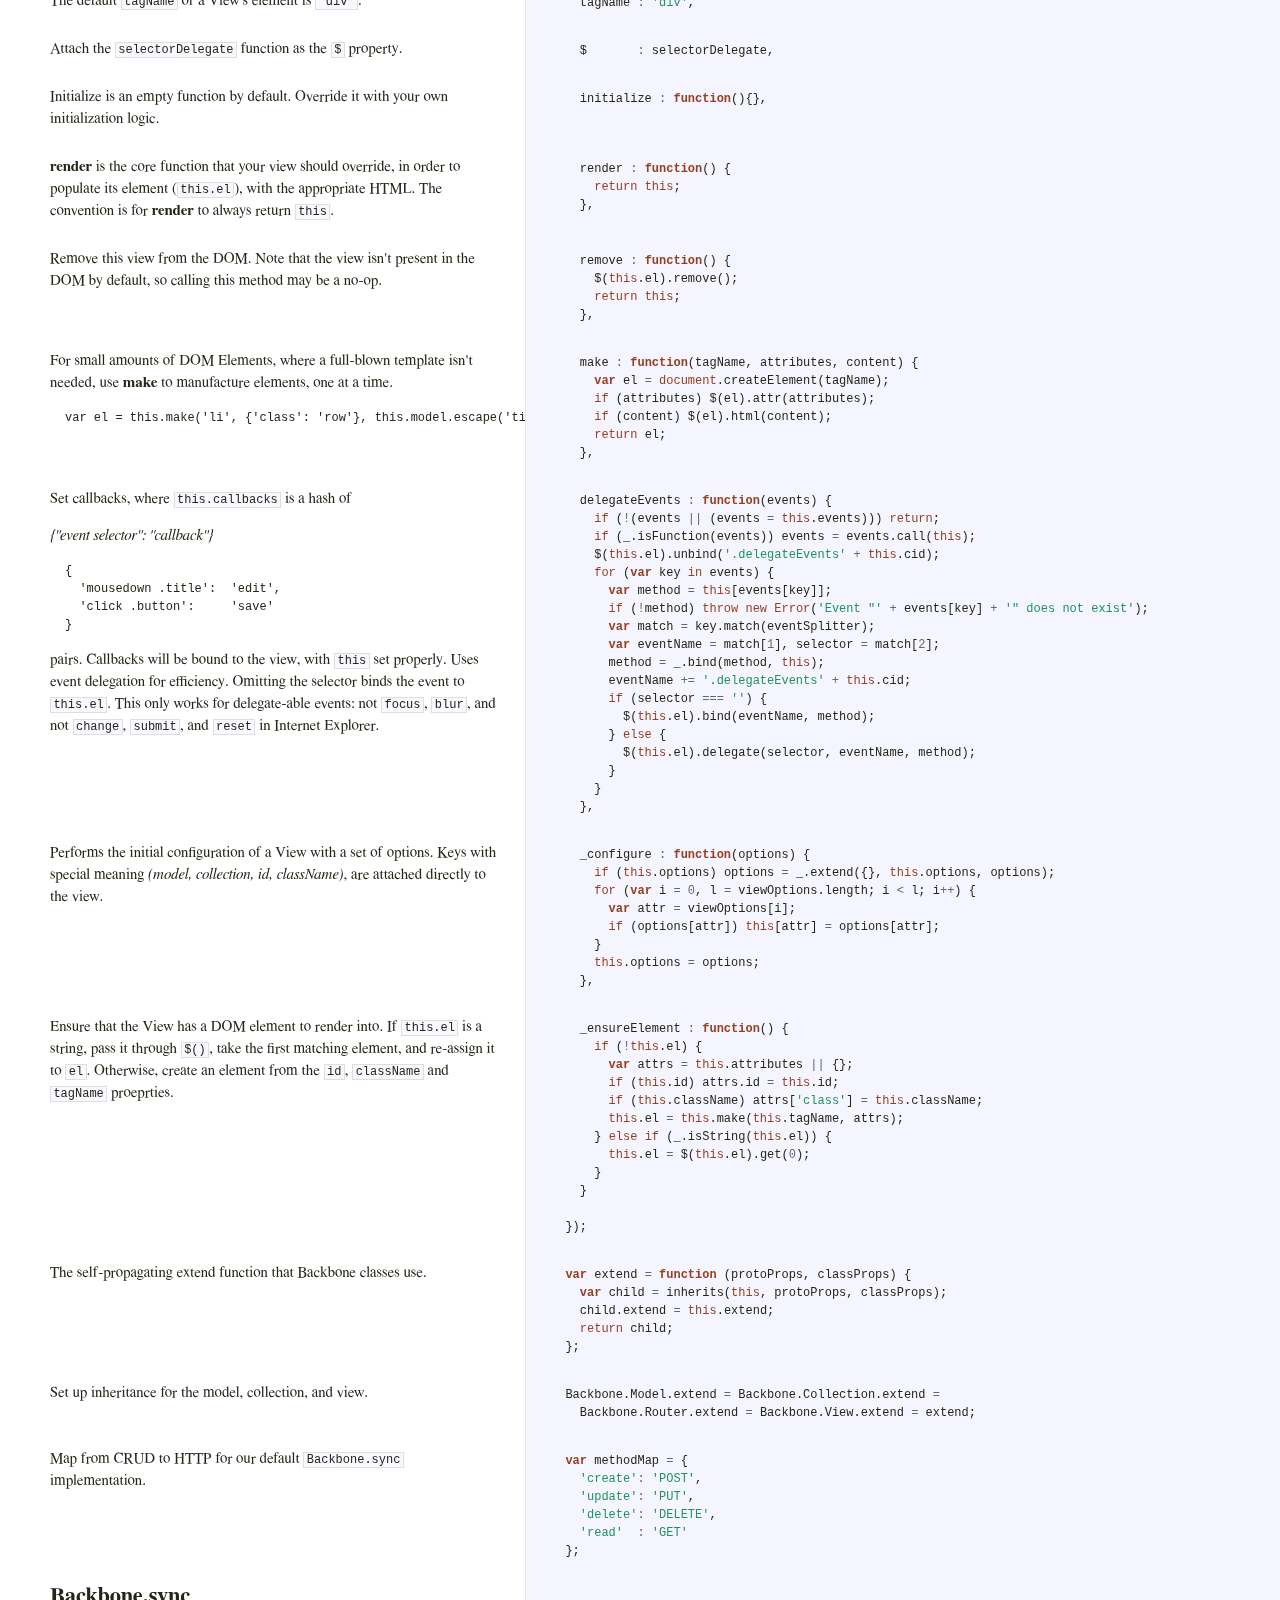
<file: static/backbone/docs/backbone.html>
<!DOCTYPE html>  <html> <head>   <title>backbone.js</title>   <meta http-equiv="content-type" content="text/html; charset=UTF-8">   <link rel="stylesheet" media="all" href="docco.css" /> </head> <body>   <div id="container">     <div id="background"></div>          <table cellpadding="0" cellspacing="0">       <thead>         <tr>           <th class="docs">             <h1>               backbone.js             </h1>           </th>           <th class="code">           </th>         </tr>       </thead>       <tbody>                               <tr id="section-1">             <td class="docs">               <div class="pilwrap">                 <a class="pilcrow" href="#section-1">&#182;</a>               </div>               <pre><code>Backbone.js 0.5.3
(c) 2010 Jeremy Ashkenas, DocumentCloud Inc.
Backbone may be freely distributed under the MIT license.
For all details and documentation:
http://documentcloud.github.com/backbone
</code></pre>             </td>             <td class="code">               <div class="highlight"><pre><span class="p">(</span><span class="kd">function</span><span class="p">(){</span></pre></div>             </td>           </tr>                               <tr id="section-2">             <td class="docs">               <div class="pilwrap">                 <a class="pilcrow" href="#section-2">&#182;</a>               </div>               <h2>Initial Setup</h2>             </td>             <td class="code">               <div class="highlight"><pre></pre></div>             </td>           </tr>                               <tr id="section-3">             <td class="docs">               <div class="pilwrap">                 <a class="pilcrow" href="#section-3">&#182;</a>               </div>               <p>Save a reference to the global object.</p>             </td>             <td class="code">               <div class="highlight"><pre>  <span class="kd">var</span> <span class="nx">root</span> <span class="o">=</span> <span class="k">this</span><span class="p">;</span></pre></div>             </td>           </tr>                               <tr id="section-4">             <td class="docs">               <div class="pilwrap">                 <a class="pilcrow" href="#section-4">&#182;</a>               </div>               <p>Save the previous value of the <code>Backbone</code> variable.</p>             </td>             <td class="code">               <div class="highlight"><pre>  <span class="kd">var</span> <span class="nx">previousBackbone</span> <span class="o">=</span> <span class="nx">root</span><span class="p">.</span><span class="nx">Backbone</span><span class="p">;</span></pre></div>             </td>           </tr>                               <tr id="section-5">             <td class="docs">               <div class="pilwrap">                 <a class="pilcrow" href="#section-5">&#182;</a>               </div>               <p>The top-level namespace. All public Backbone classes and modules will
be attached to this. Exported for both CommonJS and the browser.</p>             </td>             <td class="code">               <div class="highlight"><pre>  <span class="kd">var</span> <span class="nx">Backbone</span><span class="p">;</span>
  <span class="k">if</span> <span class="p">(</span><span class="k">typeof</span> <span class="nx">exports</span> <span class="o">!==</span> <span class="s1">&#39;undefined&#39;</span><span class="p">)</span> <span class="p">{</span>
    <span class="nx">Backbone</span> <span class="o">=</span> <span class="nx">exports</span><span class="p">;</span>
  <span class="p">}</span> <span class="k">else</span> <span class="p">{</span>
    <span class="nx">Backbone</span> <span class="o">=</span> <span class="nx">root</span><span class="p">.</span><span class="nx">Backbone</span> <span class="o">=</span> <span class="p">{};</span>
  <span class="p">}</span></pre></div>             </td>           </tr>                               <tr id="section-6">             <td class="docs">               <div class="pilwrap">                 <a class="pilcrow" href="#section-6">&#182;</a>               </div>               <p>Current version of the library. Keep in sync with <code>package.json</code>.</p>             </td>             <td class="code">               <div class="highlight"><pre>  <span class="nx">Backbone</span><span class="p">.</span><span class="nx">VERSION</span> <span class="o">=</span> <span class="s1">&#39;0.5.3&#39;</span><span class="p">;</span></pre></div>             </td>           </tr>                               <tr id="section-7">             <td class="docs">               <div class="pilwrap">                 <a class="pilcrow" href="#section-7">&#182;</a>               </div>               <p>Require Underscore, if we're on the server, and it's not already present.</p>             </td>             <td class="code">               <div class="highlight"><pre>  <span class="kd">var</span> <span class="nx">_</span> <span class="o">=</span> <span class="nx">root</span><span class="p">.</span><span class="nx">_</span><span class="p">;</span>
  <span class="k">if</span> <span class="p">(</span><span class="o">!</span><span class="nx">_</span> <span class="o">&amp;&amp;</span> <span class="p">(</span><span class="k">typeof</span> <span class="nx">require</span> <span class="o">!==</span> <span class="s1">&#39;undefined&#39;</span><span class="p">))</span> <span class="nx">_</span> <span class="o">=</span> <span class="nx">require</span><span class="p">(</span><span class="s1">&#39;underscore&#39;</span><span class="p">).</span><span class="nx">_</span><span class="p">;</span></pre></div>             </td>           </tr>                               <tr id="section-8">             <td class="docs">               <div class="pilwrap">                 <a class="pilcrow" href="#section-8">&#182;</a>               </div>               <p>For Backbone's purposes, jQuery or Zepto owns the <code>$</code> variable.</p>             </td>             <td class="code">               <div class="highlight"><pre>  <span class="kd">var</span> <span class="nx">$</span> <span class="o">=</span> <span class="nx">root</span><span class="p">.</span><span class="nx">jQuery</span> <span class="o">||</span> <span class="nx">root</span><span class="p">.</span><span class="nx">Zepto</span><span class="p">;</span></pre></div>             </td>           </tr>                               <tr id="section-9">             <td class="docs">               <div class="pilwrap">                 <a class="pilcrow" href="#section-9">&#182;</a>               </div>               <p>Runs Backbone.js in <em>noConflict</em> mode, returning the <code>Backbone</code> variable
to its previous owner. Returns a reference to this Backbone object.</p>             </td>             <td class="code">               <div class="highlight"><pre>  <span class="nx">Backbone</span><span class="p">.</span><span class="nx">noConflict</span> <span class="o">=</span> <span class="kd">function</span><span class="p">()</span> <span class="p">{</span>
    <span class="nx">root</span><span class="p">.</span><span class="nx">Backbone</span> <span class="o">=</span> <span class="nx">previousBackbone</span><span class="p">;</span>
    <span class="k">return</span> <span class="k">this</span><span class="p">;</span>
  <span class="p">};</span></pre></div>             </td>           </tr>                               <tr id="section-10">             <td class="docs">               <div class="pilwrap">                 <a class="pilcrow" href="#section-10">&#182;</a>               </div>               <p>Turn on <code>emulateHTTP</code> to support legacy HTTP servers. Setting this option will
fake <code>"PUT"</code> and <code>"DELETE"</code> requests via the <code>_method</code> parameter and set a
<code>X-Http-Method-Override</code> header.</p>             </td>             <td class="code">               <div class="highlight"><pre>  <span class="nx">Backbone</span><span class="p">.</span><span class="nx">emulateHTTP</span> <span class="o">=</span> <span class="kc">false</span><span class="p">;</span></pre></div>             </td>           </tr>                               <tr id="section-11">             <td class="docs">               <div class="pilwrap">                 <a class="pilcrow" href="#section-11">&#182;</a>               </div>               <p>Turn on <code>emulateJSON</code> to support legacy servers that can't deal with direct
<code>application/json</code> requests ... will encode the body as
<code>application/x-www-form-urlencoded</code> instead and will send the model in a
form param named <code>model</code>.</p>             </td>             <td class="code">               <div class="highlight"><pre>  <span class="nx">Backbone</span><span class="p">.</span><span class="nx">emulateJSON</span> <span class="o">=</span> <span class="kc">false</span><span class="p">;</span></pre></div>             </td>           </tr>                               <tr id="section-12">             <td class="docs">               <div class="pilwrap">                 <a class="pilcrow" href="#section-12">&#182;</a>               </div>               <h2>Backbone.Events</h2>             </td>             <td class="code">               <div class="highlight"><pre></pre></div>             </td>           </tr>                               <tr id="section-13">             <td class="docs">               <div class="pilwrap">                 <a class="pilcrow" href="#section-13">&#182;</a>               </div>               <p>A module that can be mixed in to <em>any object</em> in order to provide it with
custom events. You may <code>bind</code> or <code>unbind</code> a callback function to an event;
<code>trigger</code>-ing an event fires all callbacks in succession.</p>

<pre><code>var object = {};
_.extend(object, Backbone.Events);
object.bind('expand', function(){ alert('expanded'); });
object.trigger('expand');
</code></pre>             </td>             <td class="code">               <div class="highlight"><pre>  <span class="nx">Backbone</span><span class="p">.</span><span class="nx">Events</span> <span class="o">=</span> <span class="p">{</span></pre></div>             </td>           </tr>                               <tr id="section-14">             <td class="docs">               <div class="pilwrap">                 <a class="pilcrow" href="#section-14">&#182;</a>               </div>               <p>Bind an event, specified by a string name, <code>ev</code>, to a <code>callback</code> function.
Passing <code>"all"</code> will bind the callback to all events fired.</p>             </td>             <td class="code">               <div class="highlight"><pre>    <span class="nx">bind</span> <span class="o">:</span> <span class="kd">function</span><span class="p">(</span><span class="nx">ev</span><span class="p">,</span> <span class="nx">callback</span><span class="p">,</span> <span class="nx">context</span><span class="p">)</span> <span class="p">{</span>
      <span class="kd">var</span> <span class="nx">calls</span> <span class="o">=</span> <span class="k">this</span><span class="p">.</span><span class="nx">_callbacks</span> <span class="o">||</span> <span class="p">(</span><span class="k">this</span><span class="p">.</span><span class="nx">_callbacks</span> <span class="o">=</span> <span class="p">{});</span>
      <span class="kd">var</span> <span class="nx">list</span>  <span class="o">=</span> <span class="nx">calls</span><span class="p">[</span><span class="nx">ev</span><span class="p">]</span> <span class="o">||</span> <span class="p">(</span><span class="nx">calls</span><span class="p">[</span><span class="nx">ev</span><span class="p">]</span> <span class="o">=</span> <span class="p">[]);</span>
      <span class="nx">list</span><span class="p">.</span><span class="nx">push</span><span class="p">([</span><span class="nx">callback</span><span class="p">,</span> <span class="nx">context</span><span class="p">]);</span>
      <span class="k">return</span> <span class="k">this</span><span class="p">;</span>
    <span class="p">},</span></pre></div>             </td>           </tr>                               <tr id="section-15">             <td class="docs">               <div class="pilwrap">                 <a class="pilcrow" href="#section-15">&#182;</a>               </div>               <p>Remove one or many callbacks. If <code>callback</code> is null, removes all
callbacks for the event. If <code>ev</code> is null, removes all bound callbacks
for all events.</p>             </td>             <td class="code">               <div class="highlight"><pre>    <span class="nx">unbind</span> <span class="o">:</span> <span class="kd">function</span><span class="p">(</span><span class="nx">ev</span><span class="p">,</span> <span class="nx">callback</span><span class="p">)</span> <span class="p">{</span>
      <span class="kd">var</span> <span class="nx">calls</span><span class="p">;</span>
      <span class="k">if</span> <span class="p">(</span><span class="o">!</span><span class="nx">ev</span><span class="p">)</span> <span class="p">{</span>
        <span class="k">this</span><span class="p">.</span><span class="nx">_callbacks</span> <span class="o">=</span> <span class="p">{};</span>
      <span class="p">}</span> <span class="k">else</span> <span class="k">if</span> <span class="p">(</span><span class="nx">calls</span> <span class="o">=</span> <span class="k">this</span><span class="p">.</span><span class="nx">_callbacks</span><span class="p">)</span> <span class="p">{</span>
        <span class="k">if</span> <span class="p">(</span><span class="o">!</span><span class="nx">callback</span><span class="p">)</span> <span class="p">{</span>
          <span class="nx">calls</span><span class="p">[</span><span class="nx">ev</span><span class="p">]</span> <span class="o">=</span> <span class="p">[];</span>
        <span class="p">}</span> <span class="k">else</span> <span class="p">{</span>
          <span class="kd">var</span> <span class="nx">list</span> <span class="o">=</span> <span class="nx">calls</span><span class="p">[</span><span class="nx">ev</span><span class="p">];</span>
          <span class="k">if</span> <span class="p">(</span><span class="o">!</span><span class="nx">list</span><span class="p">)</span> <span class="k">return</span> <span class="k">this</span><span class="p">;</span>
          <span class="k">for</span> <span class="p">(</span><span class="kd">var</span> <span class="nx">i</span> <span class="o">=</span> <span class="mi">0</span><span class="p">,</span> <span class="nx">l</span> <span class="o">=</span> <span class="nx">list</span><span class="p">.</span><span class="nx">length</span><span class="p">;</span> <span class="nx">i</span> <span class="o">&lt;</span> <span class="nx">l</span><span class="p">;</span> <span class="nx">i</span><span class="o">++</span><span class="p">)</span> <span class="p">{</span>
            <span class="k">if</span> <span class="p">(</span><span class="nx">list</span><span class="p">[</span><span class="nx">i</span><span class="p">]</span> <span class="o">&amp;&amp;</span> <span class="nx">callback</span> <span class="o">===</span> <span class="nx">list</span><span class="p">[</span><span class="nx">i</span><span class="p">][</span><span class="mi">0</span><span class="p">])</span> <span class="p">{</span>
              <span class="nx">list</span><span class="p">[</span><span class="nx">i</span><span class="p">]</span> <span class="o">=</span> <span class="kc">null</span><span class="p">;</span>
              <span class="k">break</span><span class="p">;</span>
            <span class="p">}</span>
          <span class="p">}</span>
        <span class="p">}</span>
      <span class="p">}</span>
      <span class="k">return</span> <span class="k">this</span><span class="p">;</span>
    <span class="p">},</span></pre></div>             </td>           </tr>                               <tr id="section-16">             <td class="docs">               <div class="pilwrap">                 <a class="pilcrow" href="#section-16">&#182;</a>               </div>               <p>Trigger an event, firing all bound callbacks. Callbacks are passed the
same arguments as <code>trigger</code> is, apart from the event name.
Listening for <code>"all"</code> passes the true event name as the first argument.</p>             </td>             <td class="code">               <div class="highlight"><pre>    <span class="nx">trigger</span> <span class="o">:</span> <span class="kd">function</span><span class="p">(</span><span class="nx">eventName</span><span class="p">)</span> <span class="p">{</span>
      <span class="kd">var</span> <span class="nx">list</span><span class="p">,</span> <span class="nx">calls</span><span class="p">,</span> <span class="nx">ev</span><span class="p">,</span> <span class="nx">callback</span><span class="p">,</span> <span class="nx">args</span><span class="p">;</span>
      <span class="kd">var</span> <span class="nx">both</span> <span class="o">=</span> <span class="mi">2</span><span class="p">;</span>
      <span class="k">if</span> <span class="p">(</span><span class="o">!</span><span class="p">(</span><span class="nx">calls</span> <span class="o">=</span> <span class="k">this</span><span class="p">.</span><span class="nx">_callbacks</span><span class="p">))</span> <span class="k">return</span> <span class="k">this</span><span class="p">;</span>
      <span class="k">while</span> <span class="p">(</span><span class="nx">both</span><span class="o">--</span><span class="p">)</span> <span class="p">{</span>
        <span class="nx">ev</span> <span class="o">=</span> <span class="nx">both</span> <span class="o">?</span> <span class="nx">eventName</span> <span class="o">:</span> <span class="s1">&#39;all&#39;</span><span class="p">;</span>
        <span class="k">if</span> <span class="p">(</span><span class="nx">list</span> <span class="o">=</span> <span class="nx">calls</span><span class="p">[</span><span class="nx">ev</span><span class="p">])</span> <span class="p">{</span>
          <span class="k">for</span> <span class="p">(</span><span class="kd">var</span> <span class="nx">i</span> <span class="o">=</span> <span class="mi">0</span><span class="p">,</span> <span class="nx">l</span> <span class="o">=</span> <span class="nx">list</span><span class="p">.</span><span class="nx">length</span><span class="p">;</span> <span class="nx">i</span> <span class="o">&lt;</span> <span class="nx">l</span><span class="p">;</span> <span class="nx">i</span><span class="o">++</span><span class="p">)</span> <span class="p">{</span>
            <span class="k">if</span> <span class="p">(</span><span class="o">!</span><span class="p">(</span><span class="nx">callback</span> <span class="o">=</span> <span class="nx">list</span><span class="p">[</span><span class="nx">i</span><span class="p">]))</span> <span class="p">{</span>
              <span class="nx">list</span><span class="p">.</span><span class="nx">splice</span><span class="p">(</span><span class="nx">i</span><span class="p">,</span> <span class="mi">1</span><span class="p">);</span> <span class="nx">i</span><span class="o">--</span><span class="p">;</span> <span class="nx">l</span><span class="o">--</span><span class="p">;</span>
            <span class="p">}</span> <span class="k">else</span> <span class="p">{</span>
              <span class="nx">args</span> <span class="o">=</span> <span class="nx">both</span> <span class="o">?</span> <span class="nb">Array</span><span class="p">.</span><span class="nx">prototype</span><span class="p">.</span><span class="nx">slice</span><span class="p">.</span><span class="nx">call</span><span class="p">(</span><span class="nx">arguments</span><span class="p">,</span> <span class="mi">1</span><span class="p">)</span> <span class="o">:</span> <span class="nx">arguments</span><span class="p">;</span>
              <span class="nx">callback</span><span class="p">[</span><span class="mi">0</span><span class="p">].</span><span class="nx">apply</span><span class="p">(</span><span class="nx">callback</span><span class="p">[</span><span class="mi">1</span><span class="p">]</span> <span class="o">||</span> <span class="k">this</span><span class="p">,</span> <span class="nx">args</span><span class="p">);</span>
            <span class="p">}</span>
          <span class="p">}</span>
        <span class="p">}</span>
      <span class="p">}</span>
      <span class="k">return</span> <span class="k">this</span><span class="p">;</span>
    <span class="p">}</span>

  <span class="p">};</span></pre></div>             </td>           </tr>                               <tr id="section-17">             <td class="docs">               <div class="pilwrap">                 <a class="pilcrow" href="#section-17">&#182;</a>               </div>               <h2>Backbone.Model</h2>             </td>             <td class="code">               <div class="highlight"><pre></pre></div>             </td>           </tr>                               <tr id="section-18">             <td class="docs">               <div class="pilwrap">                 <a class="pilcrow" href="#section-18">&#182;</a>               </div>               <p>Create a new model, with defined attributes. A client id (<code>cid</code>)
is automatically generated and assigned for you.</p>             </td>             <td class="code">               <div class="highlight"><pre>  <span class="nx">Backbone</span><span class="p">.</span><span class="nx">Model</span> <span class="o">=</span> <span class="kd">function</span><span class="p">(</span><span class="nx">attributes</span><span class="p">,</span> <span class="nx">options</span><span class="p">)</span> <span class="p">{</span>
    <span class="kd">var</span> <span class="nx">defaults</span><span class="p">;</span>
    <span class="nx">attributes</span> <span class="o">||</span> <span class="p">(</span><span class="nx">attributes</span> <span class="o">=</span> <span class="p">{});</span>
    <span class="k">if</span> <span class="p">(</span><span class="nx">defaults</span> <span class="o">=</span> <span class="k">this</span><span class="p">.</span><span class="nx">defaults</span><span class="p">)</span> <span class="p">{</span>
      <span class="k">if</span> <span class="p">(</span><span class="nx">_</span><span class="p">.</span><span class="nx">isFunction</span><span class="p">(</span><span class="nx">defaults</span><span class="p">))</span> <span class="nx">defaults</span> <span class="o">=</span> <span class="nx">defaults</span><span class="p">.</span><span class="nx">call</span><span class="p">(</span><span class="k">this</span><span class="p">);</span>
      <span class="nx">attributes</span> <span class="o">=</span> <span class="nx">_</span><span class="p">.</span><span class="nx">extend</span><span class="p">({},</span> <span class="nx">defaults</span><span class="p">,</span> <span class="nx">attributes</span><span class="p">);</span>
    <span class="p">}</span>
    <span class="k">this</span><span class="p">.</span><span class="nx">attributes</span> <span class="o">=</span> <span class="p">{};</span>
    <span class="k">this</span><span class="p">.</span><span class="nx">_escapedAttributes</span> <span class="o">=</span> <span class="p">{};</span>
    <span class="k">this</span><span class="p">.</span><span class="nx">cid</span> <span class="o">=</span> <span class="nx">_</span><span class="p">.</span><span class="nx">uniqueId</span><span class="p">(</span><span class="s1">&#39;c&#39;</span><span class="p">);</span>
    <span class="k">this</span><span class="p">.</span><span class="nx">set</span><span class="p">(</span><span class="nx">attributes</span><span class="p">,</span> <span class="p">{</span><span class="nx">silent</span> <span class="o">:</span> <span class="kc">true</span><span class="p">});</span>
    <span class="k">this</span><span class="p">.</span><span class="nx">_changed</span> <span class="o">=</span> <span class="kc">false</span><span class="p">;</span>
    <span class="k">this</span><span class="p">.</span><span class="nx">_previousAttributes</span> <span class="o">=</span> <span class="nx">_</span><span class="p">.</span><span class="nx">clone</span><span class="p">(</span><span class="k">this</span><span class="p">.</span><span class="nx">attributes</span><span class="p">);</span>
    <span class="k">if</span> <span class="p">(</span><span class="nx">options</span> <span class="o">&amp;&amp;</span> <span class="nx">options</span><span class="p">.</span><span class="nx">collection</span><span class="p">)</span> <span class="k">this</span><span class="p">.</span><span class="nx">collection</span> <span class="o">=</span> <span class="nx">options</span><span class="p">.</span><span class="nx">collection</span><span class="p">;</span>
    <span class="k">this</span><span class="p">.</span><span class="nx">initialize</span><span class="p">(</span><span class="nx">attributes</span><span class="p">,</span> <span class="nx">options</span><span class="p">);</span>
  <span class="p">};</span></pre></div>             </td>           </tr>                               <tr id="section-19">             <td class="docs">               <div class="pilwrap">                 <a class="pilcrow" href="#section-19">&#182;</a>               </div>               <p>Attach all inheritable methods to the Model prototype.</p>             </td>             <td class="code">               <div class="highlight"><pre>  <span class="nx">_</span><span class="p">.</span><span class="nx">extend</span><span class="p">(</span><span class="nx">Backbone</span><span class="p">.</span><span class="nx">Model</span><span class="p">.</span><span class="nx">prototype</span><span class="p">,</span> <span class="nx">Backbone</span><span class="p">.</span><span class="nx">Events</span><span class="p">,</span> <span class="p">{</span></pre></div>             </td>           </tr>                               <tr id="section-20">             <td class="docs">               <div class="pilwrap">                 <a class="pilcrow" href="#section-20">&#182;</a>               </div>               <p>A snapshot of the model's previous attributes, taken immediately
after the last <code>"change"</code> event was fired.</p>             </td>             <td class="code">               <div class="highlight"><pre>    <span class="nx">_previousAttributes</span> <span class="o">:</span> <span class="kc">null</span><span class="p">,</span></pre></div>             </td>           </tr>                               <tr id="section-21">             <td class="docs">               <div class="pilwrap">                 <a class="pilcrow" href="#section-21">&#182;</a>               </div>               <p>Has the item been changed since the last <code>"change"</code> event?</p>             </td>             <td class="code">               <div class="highlight"><pre>    <span class="nx">_changed</span> <span class="o">:</span> <span class="kc">false</span><span class="p">,</span></pre></div>             </td>           </tr>                               <tr id="section-22">             <td class="docs">               <div class="pilwrap">                 <a class="pilcrow" href="#section-22">&#182;</a>               </div>               <p>The default name for the JSON <code>id</code> attribute is <code>"id"</code>. MongoDB and
CouchDB users may want to set this to <code>"_id"</code>.</p>             </td>             <td class="code">               <div class="highlight"><pre>    <span class="nx">idAttribute</span> <span class="o">:</span> <span class="s1">&#39;id&#39;</span><span class="p">,</span></pre></div>             </td>           </tr>                               <tr id="section-23">             <td class="docs">               <div class="pilwrap">                 <a class="pilcrow" href="#section-23">&#182;</a>               </div>               <p>Initialize is an empty function by default. Override it with your own
initialization logic.</p>             </td>             <td class="code">               <div class="highlight"><pre>    <span class="nx">initialize</span> <span class="o">:</span> <span class="kd">function</span><span class="p">(){},</span></pre></div>             </td>           </tr>                               <tr id="section-24">             <td class="docs">               <div class="pilwrap">                 <a class="pilcrow" href="#section-24">&#182;</a>               </div>               <p>Return a copy of the model's <code>attributes</code> object.</p>             </td>             <td class="code">               <div class="highlight"><pre>    <span class="nx">toJSON</span> <span class="o">:</span> <span class="kd">function</span><span class="p">()</span> <span class="p">{</span>
      <span class="k">return</span> <span class="nx">_</span><span class="p">.</span><span class="nx">clone</span><span class="p">(</span><span class="k">this</span><span class="p">.</span><span class="nx">attributes</span><span class="p">);</span>
    <span class="p">},</span></pre></div>             </td>           </tr>                               <tr id="section-25">             <td class="docs">               <div class="pilwrap">                 <a class="pilcrow" href="#section-25">&#182;</a>               </div>               <p>Get the value of an attribute.</p>             </td>             <td class="code">               <div class="highlight"><pre>    <span class="nx">get</span> <span class="o">:</span> <span class="kd">function</span><span class="p">(</span><span class="nx">attr</span><span class="p">)</span> <span class="p">{</span>
      <span class="k">return</span> <span class="k">this</span><span class="p">.</span><span class="nx">attributes</span><span class="p">[</span><span class="nx">attr</span><span class="p">];</span>
    <span class="p">},</span></pre></div>             </td>           </tr>                               <tr id="section-26">             <td class="docs">               <div class="pilwrap">                 <a class="pilcrow" href="#section-26">&#182;</a>               </div>               <p>Get the HTML-escaped value of an attribute.</p>             </td>             <td class="code">               <div class="highlight"><pre>    <span class="nx">escape</span> <span class="o">:</span> <span class="kd">function</span><span class="p">(</span><span class="nx">attr</span><span class="p">)</span> <span class="p">{</span>
      <span class="kd">var</span> <span class="nx">html</span><span class="p">;</span>
      <span class="k">if</span> <span class="p">(</span><span class="nx">html</span> <span class="o">=</span> <span class="k">this</span><span class="p">.</span><span class="nx">_escapedAttributes</span><span class="p">[</span><span class="nx">attr</span><span class="p">])</span> <span class="k">return</span> <span class="nx">html</span><span class="p">;</span>
      <span class="kd">var</span> <span class="nx">val</span> <span class="o">=</span> <span class="k">this</span><span class="p">.</span><span class="nx">attributes</span><span class="p">[</span><span class="nx">attr</span><span class="p">];</span>
      <span class="k">return</span> <span class="k">this</span><span class="p">.</span><span class="nx">_escapedAttributes</span><span class="p">[</span><span class="nx">attr</span><span class="p">]</span> <span class="o">=</span> <span class="nx">escapeHTML</span><span class="p">(</span><span class="nx">val</span> <span class="o">==</span> <span class="kc">null</span> <span class="o">?</span> <span class="s1">&#39;&#39;</span> <span class="o">:</span> <span class="s1">&#39;&#39;</span> <span class="o">+</span> <span class="nx">val</span><span class="p">);</span>
    <span class="p">},</span></pre></div>             </td>           </tr>                               <tr id="section-27">             <td class="docs">               <div class="pilwrap">                 <a class="pilcrow" href="#section-27">&#182;</a>               </div>               <p>Returns <code>true</code> if the attribute contains a value that is not null
or undefined.</p>             </td>             <td class="code">               <div class="highlight"><pre>    <span class="nx">has</span> <span class="o">:</span> <span class="kd">function</span><span class="p">(</span><span class="nx">attr</span><span class="p">)</span> <span class="p">{</span>
      <span class="k">return</span> <span class="k">this</span><span class="p">.</span><span class="nx">attributes</span><span class="p">[</span><span class="nx">attr</span><span class="p">]</span> <span class="o">!=</span> <span class="kc">null</span><span class="p">;</span>
    <span class="p">},</span></pre></div>             </td>           </tr>                               <tr id="section-28">             <td class="docs">               <div class="pilwrap">                 <a class="pilcrow" href="#section-28">&#182;</a>               </div>               <p>Set a hash of model attributes on the object, firing <code>"change"</code> unless you
choose to silence it.</p>             </td>             <td class="code">               <div class="highlight"><pre>    <span class="nx">set</span> <span class="o">:</span> <span class="kd">function</span><span class="p">(</span><span class="nx">attrs</span><span class="p">,</span> <span class="nx">options</span><span class="p">)</span> <span class="p">{</span></pre></div>             </td>           </tr>                               <tr id="section-29">             <td class="docs">               <div class="pilwrap">                 <a class="pilcrow" href="#section-29">&#182;</a>               </div>               <p>Extract attributes and options.</p>             </td>             <td class="code">               <div class="highlight"><pre>      <span class="nx">options</span> <span class="o">||</span> <span class="p">(</span><span class="nx">options</span> <span class="o">=</span> <span class="p">{});</span>
      <span class="k">if</span> <span class="p">(</span><span class="o">!</span><span class="nx">attrs</span><span class="p">)</span> <span class="k">return</span> <span class="k">this</span><span class="p">;</span>
      <span class="k">if</span> <span class="p">(</span><span class="nx">attrs</span><span class="p">.</span><span class="nx">attributes</span><span class="p">)</span> <span class="nx">attrs</span> <span class="o">=</span> <span class="nx">attrs</span><span class="p">.</span><span class="nx">attributes</span><span class="p">;</span>
      <span class="kd">var</span> <span class="nx">now</span> <span class="o">=</span> <span class="k">this</span><span class="p">.</span><span class="nx">attributes</span><span class="p">,</span> <span class="nx">escaped</span> <span class="o">=</span> <span class="k">this</span><span class="p">.</span><span class="nx">_escapedAttributes</span><span class="p">;</span></pre></div>             </td>           </tr>                               <tr id="section-30">             <td class="docs">               <div class="pilwrap">                 <a class="pilcrow" href="#section-30">&#182;</a>               </div>               <p>Run validation.</p>             </td>             <td class="code">               <div class="highlight"><pre>      <span class="k">if</span> <span class="p">(</span><span class="o">!</span><span class="nx">options</span><span class="p">.</span><span class="nx">silent</span> <span class="o">&amp;&amp;</span> <span class="k">this</span><span class="p">.</span><span class="nx">validate</span> <span class="o">&amp;&amp;</span> <span class="o">!</span><span class="k">this</span><span class="p">.</span><span class="nx">_performValidation</span><span class="p">(</span><span class="nx">attrs</span><span class="p">,</span> <span class="nx">options</span><span class="p">))</span> <span class="k">return</span> <span class="kc">false</span><span class="p">;</span></pre></div>             </td>           </tr>                               <tr id="section-31">             <td class="docs">               <div class="pilwrap">                 <a class="pilcrow" href="#section-31">&#182;</a>               </div>               <p>Check for changes of <code>id</code>.</p>             </td>             <td class="code">               <div class="highlight"><pre>      <span class="k">if</span> <span class="p">(</span><span class="k">this</span><span class="p">.</span><span class="nx">idAttribute</span> <span class="k">in</span> <span class="nx">attrs</span><span class="p">)</span> <span class="k">this</span><span class="p">.</span><span class="nx">id</span> <span class="o">=</span> <span class="nx">attrs</span><span class="p">[</span><span class="k">this</span><span class="p">.</span><span class="nx">idAttribute</span><span class="p">];</span></pre></div>             </td>           </tr>                               <tr id="section-32">             <td class="docs">               <div class="pilwrap">                 <a class="pilcrow" href="#section-32">&#182;</a>               </div>               <p>We're about to start triggering change events.</p>             </td>             <td class="code">               <div class="highlight"><pre>      <span class="kd">var</span> <span class="nx">alreadyChanging</span> <span class="o">=</span> <span class="k">this</span><span class="p">.</span><span class="nx">_changing</span><span class="p">;</span>
      <span class="k">this</span><span class="p">.</span><span class="nx">_changing</span> <span class="o">=</span> <span class="kc">true</span><span class="p">;</span></pre></div>             </td>           </tr>                               <tr id="section-33">             <td class="docs">               <div class="pilwrap">                 <a class="pilcrow" href="#section-33">&#182;</a>               </div>               <p>Update attributes.</p>             </td>             <td class="code">               <div class="highlight"><pre>      <span class="k">for</span> <span class="p">(</span><span class="kd">var</span> <span class="nx">attr</span> <span class="k">in</span> <span class="nx">attrs</span><span class="p">)</span> <span class="p">{</span>
        <span class="kd">var</span> <span class="nx">val</span> <span class="o">=</span> <span class="nx">attrs</span><span class="p">[</span><span class="nx">attr</span><span class="p">];</span>
        <span class="k">if</span> <span class="p">(</span><span class="o">!</span><span class="nx">_</span><span class="p">.</span><span class="nx">isEqual</span><span class="p">(</span><span class="nx">now</span><span class="p">[</span><span class="nx">attr</span><span class="p">],</span> <span class="nx">val</span><span class="p">))</span> <span class="p">{</span>
          <span class="nx">now</span><span class="p">[</span><span class="nx">attr</span><span class="p">]</span> <span class="o">=</span> <span class="nx">val</span><span class="p">;</span>
          <span class="k">delete</span> <span class="nx">escaped</span><span class="p">[</span><span class="nx">attr</span><span class="p">];</span>
          <span class="k">this</span><span class="p">.</span><span class="nx">_changed</span> <span class="o">=</span> <span class="kc">true</span><span class="p">;</span>
          <span class="k">if</span> <span class="p">(</span><span class="o">!</span><span class="nx">options</span><span class="p">.</span><span class="nx">silent</span><span class="p">)</span> <span class="k">this</span><span class="p">.</span><span class="nx">trigger</span><span class="p">(</span><span class="s1">&#39;change:&#39;</span> <span class="o">+</span> <span class="nx">attr</span><span class="p">,</span> <span class="k">this</span><span class="p">,</span> <span class="nx">val</span><span class="p">,</span> <span class="nx">options</span><span class="p">);</span>
        <span class="p">}</span>
      <span class="p">}</span></pre></div>             </td>           </tr>                               <tr id="section-34">             <td class="docs">               <div class="pilwrap">                 <a class="pilcrow" href="#section-34">&#182;</a>               </div>               <p>Fire the <code>"change"</code> event, if the model has been changed.</p>             </td>             <td class="code">               <div class="highlight"><pre>      <span class="k">if</span> <span class="p">(</span><span class="o">!</span><span class="nx">alreadyChanging</span> <span class="o">&amp;&amp;</span> <span class="o">!</span><span class="nx">options</span><span class="p">.</span><span class="nx">silent</span> <span class="o">&amp;&amp;</span> <span class="k">this</span><span class="p">.</span><span class="nx">_changed</span><span class="p">)</span> <span class="k">this</span><span class="p">.</span><span class="nx">change</span><span class="p">(</span><span class="nx">options</span><span class="p">);</span>
      <span class="k">this</span><span class="p">.</span><span class="nx">_changing</span> <span class="o">=</span> <span class="kc">false</span><span class="p">;</span>
      <span class="k">return</span> <span class="k">this</span><span class="p">;</span>
    <span class="p">},</span></pre></div>             </td>           </tr>                               <tr id="section-35">             <td class="docs">               <div class="pilwrap">                 <a class="pilcrow" href="#section-35">&#182;</a>               </div>               <p>Remove an attribute from the model, firing <code>"change"</code> unless you choose
to silence it. <code>unset</code> is a noop if the attribute doesn't exist.</p>             </td>             <td class="code">               <div class="highlight"><pre>    <span class="nx">unset</span> <span class="o">:</span> <span class="kd">function</span><span class="p">(</span><span class="nx">attr</span><span class="p">,</span> <span class="nx">options</span><span class="p">)</span> <span class="p">{</span>
      <span class="k">if</span> <span class="p">(</span><span class="o">!</span><span class="p">(</span><span class="nx">attr</span> <span class="k">in</span> <span class="k">this</span><span class="p">.</span><span class="nx">attributes</span><span class="p">))</span> <span class="k">return</span> <span class="k">this</span><span class="p">;</span>
      <span class="nx">options</span> <span class="o">||</span> <span class="p">(</span><span class="nx">options</span> <span class="o">=</span> <span class="p">{});</span>
      <span class="kd">var</span> <span class="nx">value</span> <span class="o">=</span> <span class="k">this</span><span class="p">.</span><span class="nx">attributes</span><span class="p">[</span><span class="nx">attr</span><span class="p">];</span></pre></div>             </td>           </tr>                               <tr id="section-36">             <td class="docs">               <div class="pilwrap">                 <a class="pilcrow" href="#section-36">&#182;</a>               </div>               <p>Run validation.</p>             </td>             <td class="code">               <div class="highlight"><pre>      <span class="kd">var</span> <span class="nx">validObj</span> <span class="o">=</span> <span class="p">{};</span>
      <span class="nx">validObj</span><span class="p">[</span><span class="nx">attr</span><span class="p">]</span> <span class="o">=</span> <span class="k">void</span> <span class="mi">0</span><span class="p">;</span>
      <span class="k">if</span> <span class="p">(</span><span class="o">!</span><span class="nx">options</span><span class="p">.</span><span class="nx">silent</span> <span class="o">&amp;&amp;</span> <span class="k">this</span><span class="p">.</span><span class="nx">validate</span> <span class="o">&amp;&amp;</span> <span class="o">!</span><span class="k">this</span><span class="p">.</span><span class="nx">_performValidation</span><span class="p">(</span><span class="nx">validObj</span><span class="p">,</span> <span class="nx">options</span><span class="p">))</span> <span class="k">return</span> <span class="kc">false</span><span class="p">;</span></pre></div>             </td>           </tr>                               <tr id="section-37">             <td class="docs">               <div class="pilwrap">                 <a class="pilcrow" href="#section-37">&#182;</a>               </div>               <p>Remove the attribute.</p>             </td>             <td class="code">               <div class="highlight"><pre>      <span class="k">delete</span> <span class="k">this</span><span class="p">.</span><span class="nx">attributes</span><span class="p">[</span><span class="nx">attr</span><span class="p">];</span>
      <span class="k">delete</span> <span class="k">this</span><span class="p">.</span><span class="nx">_escapedAttributes</span><span class="p">[</span><span class="nx">attr</span><span class="p">];</span>
      <span class="k">if</span> <span class="p">(</span><span class="nx">attr</span> <span class="o">==</span> <span class="k">this</span><span class="p">.</span><span class="nx">idAttribute</span><span class="p">)</span> <span class="k">delete</span> <span class="k">this</span><span class="p">.</span><span class="nx">id</span><span class="p">;</span>
      <span class="k">this</span><span class="p">.</span><span class="nx">_changed</span> <span class="o">=</span> <span class="kc">true</span><span class="p">;</span>
      <span class="k">if</span> <span class="p">(</span><span class="o">!</span><span class="nx">options</span><span class="p">.</span><span class="nx">silent</span><span class="p">)</span> <span class="p">{</span>
        <span class="k">this</span><span class="p">.</span><span class="nx">trigger</span><span class="p">(</span><span class="s1">&#39;change:&#39;</span> <span class="o">+</span> <span class="nx">attr</span><span class="p">,</span> <span class="k">this</span><span class="p">,</span> <span class="k">void</span> <span class="mi">0</span><span class="p">,</span> <span class="nx">options</span><span class="p">);</span>
        <span class="k">this</span><span class="p">.</span><span class="nx">change</span><span class="p">(</span><span class="nx">options</span><span class="p">);</span>
      <span class="p">}</span>
      <span class="k">return</span> <span class="k">this</span><span class="p">;</span>
    <span class="p">},</span></pre></div>             </td>           </tr>                               <tr id="section-38">             <td class="docs">               <div class="pilwrap">                 <a class="pilcrow" href="#section-38">&#182;</a>               </div>               <p>Clear all attributes on the model, firing <code>"change"</code> unless you choose
to silence it.</p>             </td>             <td class="code">               <div class="highlight"><pre>    <span class="nx">clear</span> <span class="o">:</span> <span class="kd">function</span><span class="p">(</span><span class="nx">options</span><span class="p">)</span> <span class="p">{</span>
      <span class="nx">options</span> <span class="o">||</span> <span class="p">(</span><span class="nx">options</span> <span class="o">=</span> <span class="p">{});</span>
      <span class="kd">var</span> <span class="nx">attr</span><span class="p">;</span>
      <span class="kd">var</span> <span class="nx">old</span> <span class="o">=</span> <span class="k">this</span><span class="p">.</span><span class="nx">attributes</span><span class="p">;</span></pre></div>             </td>           </tr>                               <tr id="section-39">             <td class="docs">               <div class="pilwrap">                 <a class="pilcrow" href="#section-39">&#182;</a>               </div>               <p>Run validation.</p>             </td>             <td class="code">               <div class="highlight"><pre>      <span class="kd">var</span> <span class="nx">validObj</span> <span class="o">=</span> <span class="p">{};</span>
      <span class="k">for</span> <span class="p">(</span><span class="nx">attr</span> <span class="k">in</span> <span class="nx">old</span><span class="p">)</span> <span class="nx">validObj</span><span class="p">[</span><span class="nx">attr</span><span class="p">]</span> <span class="o">=</span> <span class="k">void</span> <span class="mi">0</span><span class="p">;</span>
      <span class="k">if</span> <span class="p">(</span><span class="o">!</span><span class="nx">options</span><span class="p">.</span><span class="nx">silent</span> <span class="o">&amp;&amp;</span> <span class="k">this</span><span class="p">.</span><span class="nx">validate</span> <span class="o">&amp;&amp;</span> <span class="o">!</span><span class="k">this</span><span class="p">.</span><span class="nx">_performValidation</span><span class="p">(</span><span class="nx">validObj</span><span class="p">,</span> <span class="nx">options</span><span class="p">))</span> <span class="k">return</span> <span class="kc">false</span><span class="p">;</span>

      <span class="k">this</span><span class="p">.</span><span class="nx">attributes</span> <span class="o">=</span> <span class="p">{};</span>
      <span class="k">this</span><span class="p">.</span><span class="nx">_escapedAttributes</span> <span class="o">=</span> <span class="p">{};</span>
      <span class="k">this</span><span class="p">.</span><span class="nx">_changed</span> <span class="o">=</span> <span class="kc">true</span><span class="p">;</span>
      <span class="k">if</span> <span class="p">(</span><span class="o">!</span><span class="nx">options</span><span class="p">.</span><span class="nx">silent</span><span class="p">)</span> <span class="p">{</span>
        <span class="k">for</span> <span class="p">(</span><span class="nx">attr</span> <span class="k">in</span> <span class="nx">old</span><span class="p">)</span> <span class="p">{</span>
          <span class="k">this</span><span class="p">.</span><span class="nx">trigger</span><span class="p">(</span><span class="s1">&#39;change:&#39;</span> <span class="o">+</span> <span class="nx">attr</span><span class="p">,</span> <span class="k">this</span><span class="p">,</span> <span class="k">void</span> <span class="mi">0</span><span class="p">,</span> <span class="nx">options</span><span class="p">);</span>
        <span class="p">}</span>
        <span class="k">this</span><span class="p">.</span><span class="nx">change</span><span class="p">(</span><span class="nx">options</span><span class="p">);</span>
      <span class="p">}</span>
      <span class="k">return</span> <span class="k">this</span><span class="p">;</span>
    <span class="p">},</span></pre></div>             </td>           </tr>                               <tr id="section-40">             <td class="docs">               <div class="pilwrap">                 <a class="pilcrow" href="#section-40">&#182;</a>               </div>               <p>Fetch the model from the server. If the server's representation of the
model differs from its current attributes, they will be overriden,
triggering a <code>"change"</code> event.</p>             </td>             <td class="code">               <div class="highlight"><pre>    <span class="nx">fetch</span> <span class="o">:</span> <span class="kd">function</span><span class="p">(</span><span class="nx">options</span><span class="p">)</span> <span class="p">{</span>
      <span class="nx">options</span> <span class="o">||</span> <span class="p">(</span><span class="nx">options</span> <span class="o">=</span> <span class="p">{});</span>
      <span class="kd">var</span> <span class="nx">model</span> <span class="o">=</span> <span class="k">this</span><span class="p">;</span>
      <span class="kd">var</span> <span class="nx">success</span> <span class="o">=</span> <span class="nx">options</span><span class="p">.</span><span class="nx">success</span><span class="p">;</span>
      <span class="nx">options</span><span class="p">.</span><span class="nx">success</span> <span class="o">=</span> <span class="kd">function</span><span class="p">(</span><span class="nx">resp</span><span class="p">,</span> <span class="nx">status</span><span class="p">,</span> <span class="nx">xhr</span><span class="p">)</span> <span class="p">{</span>
        <span class="k">if</span> <span class="p">(</span><span class="o">!</span><span class="nx">model</span><span class="p">.</span><span class="nx">set</span><span class="p">(</span><span class="nx">model</span><span class="p">.</span><span class="nx">parse</span><span class="p">(</span><span class="nx">resp</span><span class="p">,</span> <span class="nx">xhr</span><span class="p">),</span> <span class="nx">options</span><span class="p">))</span> <span class="k">return</span> <span class="kc">false</span><span class="p">;</span>
        <span class="k">if</span> <span class="p">(</span><span class="nx">success</span><span class="p">)</span> <span class="nx">success</span><span class="p">(</span><span class="nx">model</span><span class="p">,</span> <span class="nx">resp</span><span class="p">);</span>
      <span class="p">};</span>
      <span class="nx">options</span><span class="p">.</span><span class="nx">error</span> <span class="o">=</span> <span class="nx">wrapError</span><span class="p">(</span><span class="nx">options</span><span class="p">.</span><span class="nx">error</span><span class="p">,</span> <span class="nx">model</span><span class="p">,</span> <span class="nx">options</span><span class="p">);</span>
      <span class="k">return</span> <span class="p">(</span><span class="k">this</span><span class="p">.</span><span class="nx">sync</span> <span class="o">||</span> <span class="nx">Backbone</span><span class="p">.</span><span class="nx">sync</span><span class="p">).</span><span class="nx">call</span><span class="p">(</span><span class="k">this</span><span class="p">,</span> <span class="s1">&#39;read&#39;</span><span class="p">,</span> <span class="k">this</span><span class="p">,</span> <span class="nx">options</span><span class="p">);</span>
    <span class="p">},</span></pre></div>             </td>           </tr>                               <tr id="section-41">             <td class="docs">               <div class="pilwrap">                 <a class="pilcrow" href="#section-41">&#182;</a>               </div>               <p>Set a hash of model attributes, and sync the model to the server.
If the server returns an attributes hash that differs, the model's
state will be <code>set</code> again.</p>             </td>             <td class="code">               <div class="highlight"><pre>    <span class="nx">save</span> <span class="o">:</span> <span class="kd">function</span><span class="p">(</span><span class="nx">attrs</span><span class="p">,</span> <span class="nx">options</span><span class="p">)</span> <span class="p">{</span>
      <span class="nx">options</span> <span class="o">||</span> <span class="p">(</span><span class="nx">options</span> <span class="o">=</span> <span class="p">{});</span>
      <span class="k">if</span> <span class="p">(</span><span class="nx">attrs</span> <span class="o">&amp;&amp;</span> <span class="o">!</span><span class="k">this</span><span class="p">.</span><span class="nx">set</span><span class="p">(</span><span class="nx">attrs</span><span class="p">,</span> <span class="nx">options</span><span class="p">))</span> <span class="k">return</span> <span class="kc">false</span><span class="p">;</span>
      <span class="kd">var</span> <span class="nx">model</span> <span class="o">=</span> <span class="k">this</span><span class="p">;</span>
      <span class="kd">var</span> <span class="nx">success</span> <span class="o">=</span> <span class="nx">options</span><span class="p">.</span><span class="nx">success</span><span class="p">;</span>
      <span class="nx">options</span><span class="p">.</span><span class="nx">success</span> <span class="o">=</span> <span class="kd">function</span><span class="p">(</span><span class="nx">resp</span><span class="p">,</span> <span class="nx">status</span><span class="p">,</span> <span class="nx">xhr</span><span class="p">)</span> <span class="p">{</span>
        <span class="k">if</span> <span class="p">(</span><span class="o">!</span><span class="nx">model</span><span class="p">.</span><span class="nx">set</span><span class="p">(</span><span class="nx">model</span><span class="p">.</span><span class="nx">parse</span><span class="p">(</span><span class="nx">resp</span><span class="p">,</span> <span class="nx">xhr</span><span class="p">),</span> <span class="nx">options</span><span class="p">))</span> <span class="k">return</span> <span class="kc">false</span><span class="p">;</span>
        <span class="k">if</span> <span class="p">(</span><span class="nx">success</span><span class="p">)</span> <span class="nx">success</span><span class="p">(</span><span class="nx">model</span><span class="p">,</span> <span class="nx">resp</span><span class="p">,</span> <span class="nx">xhr</span><span class="p">);</span>
      <span class="p">};</span>
      <span class="nx">options</span><span class="p">.</span><span class="nx">error</span> <span class="o">=</span> <span class="nx">wrapError</span><span class="p">(</span><span class="nx">options</span><span class="p">.</span><span class="nx">error</span><span class="p">,</span> <span class="nx">model</span><span class="p">,</span> <span class="nx">options</span><span class="p">);</span>
      <span class="kd">var</span> <span class="nx">method</span> <span class="o">=</span> <span class="k">this</span><span class="p">.</span><span class="nx">isNew</span><span class="p">()</span> <span class="o">?</span> <span class="s1">&#39;create&#39;</span> <span class="o">:</span> <span class="s1">&#39;update&#39;</span><span class="p">;</span>
      <span class="k">return</span> <span class="p">(</span><span class="k">this</span><span class="p">.</span><span class="nx">sync</span> <span class="o">||</span> <span class="nx">Backbone</span><span class="p">.</span><span class="nx">sync</span><span class="p">).</span><span class="nx">call</span><span class="p">(</span><span class="k">this</span><span class="p">,</span> <span class="nx">method</span><span class="p">,</span> <span class="k">this</span><span class="p">,</span> <span class="nx">options</span><span class="p">);</span>
    <span class="p">},</span></pre></div>             </td>           </tr>                               <tr id="section-42">             <td class="docs">               <div class="pilwrap">                 <a class="pilcrow" href="#section-42">&#182;</a>               </div>               <p>Destroy this model on the server if it was already persisted. Upon success, the model is removed
from its collection, if it has one.</p>             </td>             <td class="code">               <div class="highlight"><pre>    <span class="nx">destroy</span> <span class="o">:</span> <span class="kd">function</span><span class="p">(</span><span class="nx">options</span><span class="p">)</span> <span class="p">{</span>
      <span class="nx">options</span> <span class="o">||</span> <span class="p">(</span><span class="nx">options</span> <span class="o">=</span> <span class="p">{});</span>
      <span class="k">if</span> <span class="p">(</span><span class="k">this</span><span class="p">.</span><span class="nx">isNew</span><span class="p">())</span> <span class="k">return</span> <span class="k">this</span><span class="p">.</span><span class="nx">trigger</span><span class="p">(</span><span class="s1">&#39;destroy&#39;</span><span class="p">,</span> <span class="k">this</span><span class="p">,</span> <span class="k">this</span><span class="p">.</span><span class="nx">collection</span><span class="p">,</span> <span class="nx">options</span><span class="p">);</span>
      <span class="kd">var</span> <span class="nx">model</span> <span class="o">=</span> <span class="k">this</span><span class="p">;</span>
      <span class="kd">var</span> <span class="nx">success</span> <span class="o">=</span> <span class="nx">options</span><span class="p">.</span><span class="nx">success</span><span class="p">;</span>
      <span class="nx">options</span><span class="p">.</span><span class="nx">success</span> <span class="o">=</span> <span class="kd">function</span><span class="p">(</span><span class="nx">resp</span><span class="p">)</span> <span class="p">{</span>
        <span class="nx">model</span><span class="p">.</span><span class="nx">trigger</span><span class="p">(</span><span class="s1">&#39;destroy&#39;</span><span class="p">,</span> <span class="nx">model</span><span class="p">,</span> <span class="nx">model</span><span class="p">.</span><span class="nx">collection</span><span class="p">,</span> <span class="nx">options</span><span class="p">);</span>
        <span class="k">if</span> <span class="p">(</span><span class="nx">success</span><span class="p">)</span> <span class="nx">success</span><span class="p">(</span><span class="nx">model</span><span class="p">,</span> <span class="nx">resp</span><span class="p">);</span>
      <span class="p">};</span>
      <span class="nx">options</span><span class="p">.</span><span class="nx">error</span> <span class="o">=</span> <span class="nx">wrapError</span><span class="p">(</span><span class="nx">options</span><span class="p">.</span><span class="nx">error</span><span class="p">,</span> <span class="nx">model</span><span class="p">,</span> <span class="nx">options</span><span class="p">);</span>
      <span class="k">return</span> <span class="p">(</span><span class="k">this</span><span class="p">.</span><span class="nx">sync</span> <span class="o">||</span> <span class="nx">Backbone</span><span class="p">.</span><span class="nx">sync</span><span class="p">).</span><span class="nx">call</span><span class="p">(</span><span class="k">this</span><span class="p">,</span> <span class="s1">&#39;delete&#39;</span><span class="p">,</span> <span class="k">this</span><span class="p">,</span> <span class="nx">options</span><span class="p">);</span>
    <span class="p">},</span></pre></div>             </td>           </tr>                               <tr id="section-43">             <td class="docs">               <div class="pilwrap">                 <a class="pilcrow" href="#section-43">&#182;</a>               </div>               <p>Default URL for the model's representation on the server -- if you're
using Backbone's restful methods, override this to change the endpoint
that will be called.</p>             </td>             <td class="code">               <div class="highlight"><pre>    <span class="nx">url</span> <span class="o">:</span> <span class="kd">function</span><span class="p">()</span> <span class="p">{</span>
      <span class="kd">var</span> <span class="nx">base</span> <span class="o">=</span> <span class="nx">getUrl</span><span class="p">(</span><span class="k">this</span><span class="p">.</span><span class="nx">collection</span><span class="p">)</span> <span class="o">||</span> <span class="k">this</span><span class="p">.</span><span class="nx">urlRoot</span> <span class="o">||</span> <span class="nx">urlError</span><span class="p">();</span>
      <span class="k">if</span> <span class="p">(</span><span class="k">this</span><span class="p">.</span><span class="nx">isNew</span><span class="p">())</span> <span class="k">return</span> <span class="nx">base</span><span class="p">;</span>
      <span class="k">return</span> <span class="nx">base</span> <span class="o">+</span> <span class="p">(</span><span class="nx">base</span><span class="p">.</span><span class="nx">charAt</span><span class="p">(</span><span class="nx">base</span><span class="p">.</span><span class="nx">length</span> <span class="o">-</span> <span class="mi">1</span><span class="p">)</span> <span class="o">==</span> <span class="s1">&#39;/&#39;</span> <span class="o">?</span> <span class="s1">&#39;&#39;</span> <span class="o">:</span> <span class="s1">&#39;/&#39;</span><span class="p">)</span> <span class="o">+</span> <span class="nb">encodeURIComponent</span><span class="p">(</span><span class="k">this</span><span class="p">.</span><span class="nx">id</span><span class="p">);</span>
    <span class="p">},</span></pre></div>             </td>           </tr>                               <tr id="section-44">             <td class="docs">               <div class="pilwrap">                 <a class="pilcrow" href="#section-44">&#182;</a>               </div>               <p><strong>parse</strong> converts a response into the hash of attributes to be <code>set</code> on
the model. The default implementation is just to pass the response along.</p>             </td>             <td class="code">               <div class="highlight"><pre>    <span class="nx">parse</span> <span class="o">:</span> <span class="kd">function</span><span class="p">(</span><span class="nx">resp</span><span class="p">,</span> <span class="nx">xhr</span><span class="p">)</span> <span class="p">{</span>
      <span class="k">return</span> <span class="nx">resp</span><span class="p">;</span>
    <span class="p">},</span></pre></div>             </td>           </tr>                               <tr id="section-45">             <td class="docs">               <div class="pilwrap">                 <a class="pilcrow" href="#section-45">&#182;</a>               </div>               <p>Create a new model with identical attributes to this one.</p>             </td>             <td class="code">               <div class="highlight"><pre>    <span class="nx">clone</span> <span class="o">:</span> <span class="kd">function</span><span class="p">()</span> <span class="p">{</span>
      <span class="k">return</span> <span class="k">new</span> <span class="k">this</span><span class="p">.</span><span class="nx">constructor</span><span class="p">(</span><span class="k">this</span><span class="p">);</span>
    <span class="p">},</span></pre></div>             </td>           </tr>                               <tr id="section-46">             <td class="docs">               <div class="pilwrap">                 <a class="pilcrow" href="#section-46">&#182;</a>               </div>               <p>A model is new if it has never been saved to the server, and lacks an id.</p>             </td>             <td class="code">               <div class="highlight"><pre>    <span class="nx">isNew</span> <span class="o">:</span> <span class="kd">function</span><span class="p">()</span> <span class="p">{</span>
      <span class="k">return</span> <span class="k">this</span><span class="p">.</span><span class="nx">id</span> <span class="o">==</span> <span class="kc">null</span><span class="p">;</span>
    <span class="p">},</span></pre></div>             </td>           </tr>                               <tr id="section-47">             <td class="docs">               <div class="pilwrap">                 <a class="pilcrow" href="#section-47">&#182;</a>               </div>               <p>Call this method to manually fire a <code>change</code> event for this model.
Calling this will cause all objects observing the model to update.</p>             </td>             <td class="code">               <div class="highlight"><pre>    <span class="nx">change</span> <span class="o">:</span> <span class="kd">function</span><span class="p">(</span><span class="nx">options</span><span class="p">)</span> <span class="p">{</span>
      <span class="k">this</span><span class="p">.</span><span class="nx">trigger</span><span class="p">(</span><span class="s1">&#39;change&#39;</span><span class="p">,</span> <span class="k">this</span><span class="p">,</span> <span class="nx">options</span><span class="p">);</span>
      <span class="k">this</span><span class="p">.</span><span class="nx">_previousAttributes</span> <span class="o">=</span> <span class="nx">_</span><span class="p">.</span><span class="nx">clone</span><span class="p">(</span><span class="k">this</span><span class="p">.</span><span class="nx">attributes</span><span class="p">);</span>
      <span class="k">this</span><span class="p">.</span><span class="nx">_changed</span> <span class="o">=</span> <span class="kc">false</span><span class="p">;</span>
    <span class="p">},</span></pre></div>             </td>           </tr>                               <tr id="section-48">             <td class="docs">               <div class="pilwrap">                 <a class="pilcrow" href="#section-48">&#182;</a>               </div>               <p>Determine if the model has changed since the last <code>"change"</code> event.
If you specify an attribute name, determine if that attribute has changed.</p>             </td>             <td class="code">               <div class="highlight"><pre>    <span class="nx">hasChanged</span> <span class="o">:</span> <span class="kd">function</span><span class="p">(</span><span class="nx">attr</span><span class="p">)</span> <span class="p">{</span>
      <span class="k">if</span> <span class="p">(</span><span class="nx">attr</span><span class="p">)</span> <span class="k">return</span> <span class="k">this</span><span class="p">.</span><span class="nx">_previousAttributes</span><span class="p">[</span><span class="nx">attr</span><span class="p">]</span> <span class="o">!=</span> <span class="k">this</span><span class="p">.</span><span class="nx">attributes</span><span class="p">[</span><span class="nx">attr</span><span class="p">];</span>
      <span class="k">return</span> <span class="k">this</span><span class="p">.</span><span class="nx">_changed</span><span class="p">;</span>
    <span class="p">},</span></pre></div>             </td>           </tr>                               <tr id="section-49">             <td class="docs">               <div class="pilwrap">                 <a class="pilcrow" href="#section-49">&#182;</a>               </div>               <p>Return an object containing all the attributes that have changed, or false
if there are no changed attributes. Useful for determining what parts of a
view need to be updated and/or what attributes need to be persisted to
the server.</p>             </td>             <td class="code">               <div class="highlight"><pre>    <span class="nx">changedAttributes</span> <span class="o">:</span> <span class="kd">function</span><span class="p">(</span><span class="nx">now</span><span class="p">)</span> <span class="p">{</span>
      <span class="nx">now</span> <span class="o">||</span> <span class="p">(</span><span class="nx">now</span> <span class="o">=</span> <span class="k">this</span><span class="p">.</span><span class="nx">attributes</span><span class="p">);</span>
      <span class="kd">var</span> <span class="nx">old</span> <span class="o">=</span> <span class="k">this</span><span class="p">.</span><span class="nx">_previousAttributes</span><span class="p">;</span>
      <span class="kd">var</span> <span class="nx">changed</span> <span class="o">=</span> <span class="kc">false</span><span class="p">;</span>
      <span class="k">for</span> <span class="p">(</span><span class="kd">var</span> <span class="nx">attr</span> <span class="k">in</span> <span class="nx">now</span><span class="p">)</span> <span class="p">{</span>
        <span class="k">if</span> <span class="p">(</span><span class="o">!</span><span class="nx">_</span><span class="p">.</span><span class="nx">isEqual</span><span class="p">(</span><span class="nx">old</span><span class="p">[</span><span class="nx">attr</span><span class="p">],</span> <span class="nx">now</span><span class="p">[</span><span class="nx">attr</span><span class="p">]))</span> <span class="p">{</span>
          <span class="nx">changed</span> <span class="o">=</span> <span class="nx">changed</span> <span class="o">||</span> <span class="p">{};</span>
          <span class="nx">changed</span><span class="p">[</span><span class="nx">attr</span><span class="p">]</span> <span class="o">=</span> <span class="nx">now</span><span class="p">[</span><span class="nx">attr</span><span class="p">];</span>
        <span class="p">}</span>
      <span class="p">}</span>
      <span class="k">return</span> <span class="nx">changed</span><span class="p">;</span>
    <span class="p">},</span></pre></div>             </td>           </tr>                               <tr id="section-50">             <td class="docs">               <div class="pilwrap">                 <a class="pilcrow" href="#section-50">&#182;</a>               </div>               <p>Get the previous value of an attribute, recorded at the time the last
<code>"change"</code> event was fired.</p>             </td>             <td class="code">               <div class="highlight"><pre>    <span class="nx">previous</span> <span class="o">:</span> <span class="kd">function</span><span class="p">(</span><span class="nx">attr</span><span class="p">)</span> <span class="p">{</span>
      <span class="k">if</span> <span class="p">(</span><span class="o">!</span><span class="nx">attr</span> <span class="o">||</span> <span class="o">!</span><span class="k">this</span><span class="p">.</span><span class="nx">_previousAttributes</span><span class="p">)</span> <span class="k">return</span> <span class="kc">null</span><span class="p">;</span>
      <span class="k">return</span> <span class="k">this</span><span class="p">.</span><span class="nx">_previousAttributes</span><span class="p">[</span><span class="nx">attr</span><span class="p">];</span>
    <span class="p">},</span></pre></div>             </td>           </tr>                               <tr id="section-51">             <td class="docs">               <div class="pilwrap">                 <a class="pilcrow" href="#section-51">&#182;</a>               </div>               <p>Get all of the attributes of the model at the time of the previous
<code>"change"</code> event.</p>             </td>             <td class="code">               <div class="highlight"><pre>    <span class="nx">previousAttributes</span> <span class="o">:</span> <span class="kd">function</span><span class="p">()</span> <span class="p">{</span>
      <span class="k">return</span> <span class="nx">_</span><span class="p">.</span><span class="nx">clone</span><span class="p">(</span><span class="k">this</span><span class="p">.</span><span class="nx">_previousAttributes</span><span class="p">);</span>
    <span class="p">},</span></pre></div>             </td>           </tr>                               <tr id="section-52">             <td class="docs">               <div class="pilwrap">                 <a class="pilcrow" href="#section-52">&#182;</a>               </div>               <p>Run validation against a set of incoming attributes, returning <code>true</code>
if all is well. If a specific <code>error</code> callback has been passed,
call that instead of firing the general <code>"error"</code> event.</p>             </td>             <td class="code">               <div class="highlight"><pre>    <span class="nx">_performValidation</span> <span class="o">:</span> <span class="kd">function</span><span class="p">(</span><span class="nx">attrs</span><span class="p">,</span> <span class="nx">options</span><span class="p">)</span> <span class="p">{</span>
      <span class="kd">var</span> <span class="nx">error</span> <span class="o">=</span> <span class="k">this</span><span class="p">.</span><span class="nx">validate</span><span class="p">(</span><span class="nx">attrs</span><span class="p">);</span>
      <span class="k">if</span> <span class="p">(</span><span class="nx">error</span><span class="p">)</span> <span class="p">{</span>
        <span class="k">if</span> <span class="p">(</span><span class="nx">options</span><span class="p">.</span><span class="nx">error</span><span class="p">)</span> <span class="p">{</span>
          <span class="nx">options</span><span class="p">.</span><span class="nx">error</span><span class="p">(</span><span class="k">this</span><span class="p">,</span> <span class="nx">error</span><span class="p">,</span> <span class="nx">options</span><span class="p">);</span>
        <span class="p">}</span> <span class="k">else</span> <span class="p">{</span>
          <span class="k">this</span><span class="p">.</span><span class="nx">trigger</span><span class="p">(</span><span class="s1">&#39;error&#39;</span><span class="p">,</span> <span class="k">this</span><span class="p">,</span> <span class="nx">error</span><span class="p">,</span> <span class="nx">options</span><span class="p">);</span>
        <span class="p">}</span>
        <span class="k">return</span> <span class="kc">false</span><span class="p">;</span>
      <span class="p">}</span>
      <span class="k">return</span> <span class="kc">true</span><span class="p">;</span>
    <span class="p">}</span>

  <span class="p">});</span></pre></div>             </td>           </tr>                               <tr id="section-53">             <td class="docs">               <div class="pilwrap">                 <a class="pilcrow" href="#section-53">&#182;</a>               </div>               <h2>Backbone.Collection</h2>             </td>             <td class="code">               <div class="highlight"><pre></pre></div>             </td>           </tr>                               <tr id="section-54">             <td class="docs">               <div class="pilwrap">                 <a class="pilcrow" href="#section-54">&#182;</a>               </div>               <p>Provides a standard collection class for our sets of models, ordered
or unordered. If a <code>comparator</code> is specified, the Collection will maintain
its models in sort order, as they're added and removed.</p>             </td>             <td class="code">               <div class="highlight"><pre>  <span class="nx">Backbone</span><span class="p">.</span><span class="nx">Collection</span> <span class="o">=</span> <span class="kd">function</span><span class="p">(</span><span class="nx">models</span><span class="p">,</span> <span class="nx">options</span><span class="p">)</span> <span class="p">{</span>
    <span class="nx">options</span> <span class="o">||</span> <span class="p">(</span><span class="nx">options</span> <span class="o">=</span> <span class="p">{});</span>
    <span class="k">if</span> <span class="p">(</span><span class="nx">options</span><span class="p">.</span><span class="nx">comparator</span><span class="p">)</span> <span class="k">this</span><span class="p">.</span><span class="nx">comparator</span> <span class="o">=</span> <span class="nx">options</span><span class="p">.</span><span class="nx">comparator</span><span class="p">;</span>
    <span class="nx">_</span><span class="p">.</span><span class="nx">bindAll</span><span class="p">(</span><span class="k">this</span><span class="p">,</span> <span class="s1">&#39;_onModelEvent&#39;</span><span class="p">,</span> <span class="s1">&#39;_removeReference&#39;</span><span class="p">);</span>
    <span class="k">this</span><span class="p">.</span><span class="nx">_reset</span><span class="p">();</span>
    <span class="k">if</span> <span class="p">(</span><span class="nx">models</span><span class="p">)</span> <span class="k">this</span><span class="p">.</span><span class="nx">reset</span><span class="p">(</span><span class="nx">models</span><span class="p">,</span> <span class="p">{</span><span class="nx">silent</span><span class="o">:</span> <span class="kc">true</span><span class="p">});</span>
    <span class="k">this</span><span class="p">.</span><span class="nx">initialize</span><span class="p">.</span><span class="nx">apply</span><span class="p">(</span><span class="k">this</span><span class="p">,</span> <span class="nx">arguments</span><span class="p">);</span>
  <span class="p">};</span></pre></div>             </td>           </tr>                               <tr id="section-55">             <td class="docs">               <div class="pilwrap">                 <a class="pilcrow" href="#section-55">&#182;</a>               </div>               <p>Define the Collection's inheritable methods.</p>             </td>             <td class="code">               <div class="highlight"><pre>  <span class="nx">_</span><span class="p">.</span><span class="nx">extend</span><span class="p">(</span><span class="nx">Backbone</span><span class="p">.</span><span class="nx">Collection</span><span class="p">.</span><span class="nx">prototype</span><span class="p">,</span> <span class="nx">Backbone</span><span class="p">.</span><span class="nx">Events</span><span class="p">,</span> <span class="p">{</span></pre></div>             </td>           </tr>                               <tr id="section-56">             <td class="docs">               <div class="pilwrap">                 <a class="pilcrow" href="#section-56">&#182;</a>               </div>               <p>The default model for a collection is just a <strong>Backbone.Model</strong>.
This should be overridden in most cases.</p>             </td>             <td class="code">               <div class="highlight"><pre>    <span class="nx">model</span> <span class="o">:</span> <span class="nx">Backbone</span><span class="p">.</span><span class="nx">Model</span><span class="p">,</span></pre></div>             </td>           </tr>                               <tr id="section-57">             <td class="docs">               <div class="pilwrap">                 <a class="pilcrow" href="#section-57">&#182;</a>               </div>               <p>Initialize is an empty function by default. Override it with your own
initialization logic.</p>             </td>             <td class="code">               <div class="highlight"><pre>    <span class="nx">initialize</span> <span class="o">:</span> <span class="kd">function</span><span class="p">(){},</span></pre></div>             </td>           </tr>                               <tr id="section-58">             <td class="docs">               <div class="pilwrap">                 <a class="pilcrow" href="#section-58">&#182;</a>               </div>               <p>The JSON representation of a Collection is an array of the
models' attributes.</p>             </td>             <td class="code">               <div class="highlight"><pre>    <span class="nx">toJSON</span> <span class="o">:</span> <span class="kd">function</span><span class="p">()</span> <span class="p">{</span>
      <span class="k">return</span> <span class="k">this</span><span class="p">.</span><span class="nx">map</span><span class="p">(</span><span class="kd">function</span><span class="p">(</span><span class="nx">model</span><span class="p">){</span> <span class="k">return</span> <span class="nx">model</span><span class="p">.</span><span class="nx">toJSON</span><span class="p">();</span> <span class="p">});</span>
    <span class="p">},</span></pre></div>             </td>           </tr>                               <tr id="section-59">             <td class="docs">               <div class="pilwrap">                 <a class="pilcrow" href="#section-59">&#182;</a>               </div>               <p>Add a model, or list of models to the set. Pass <strong>silent</strong> to avoid
firing the <code>added</code> event for every new model.</p>             </td>             <td class="code">               <div class="highlight"><pre>    <span class="nx">add</span> <span class="o">:</span> <span class="kd">function</span><span class="p">(</span><span class="nx">models</span><span class="p">,</span> <span class="nx">options</span><span class="p">)</span> <span class="p">{</span>
      <span class="k">if</span> <span class="p">(</span><span class="nx">_</span><span class="p">.</span><span class="nx">isArray</span><span class="p">(</span><span class="nx">models</span><span class="p">))</span> <span class="p">{</span>
        <span class="k">for</span> <span class="p">(</span><span class="kd">var</span> <span class="nx">i</span> <span class="o">=</span> <span class="mi">0</span><span class="p">,</span> <span class="nx">l</span> <span class="o">=</span> <span class="nx">models</span><span class="p">.</span><span class="nx">length</span><span class="p">;</span> <span class="nx">i</span> <span class="o">&lt;</span> <span class="nx">l</span><span class="p">;</span> <span class="nx">i</span><span class="o">++</span><span class="p">)</span> <span class="p">{</span>
          <span class="k">this</span><span class="p">.</span><span class="nx">_add</span><span class="p">(</span><span class="nx">models</span><span class="p">[</span><span class="nx">i</span><span class="p">],</span> <span class="nx">options</span><span class="p">);</span>
        <span class="p">}</span>
      <span class="p">}</span> <span class="k">else</span> <span class="p">{</span>
        <span class="k">this</span><span class="p">.</span><span class="nx">_add</span><span class="p">(</span><span class="nx">models</span><span class="p">,</span> <span class="nx">options</span><span class="p">);</span>
      <span class="p">}</span>
      <span class="k">return</span> <span class="k">this</span><span class="p">;</span>
    <span class="p">},</span></pre></div>             </td>           </tr>                               <tr id="section-60">             <td class="docs">               <div class="pilwrap">                 <a class="pilcrow" href="#section-60">&#182;</a>               </div>               <p>Remove a model, or a list of models from the set. Pass silent to avoid
firing the <code>removed</code> event for every model removed.</p>             </td>             <td class="code">               <div class="highlight"><pre>    <span class="nx">remove</span> <span class="o">:</span> <span class="kd">function</span><span class="p">(</span><span class="nx">models</span><span class="p">,</span> <span class="nx">options</span><span class="p">)</span> <span class="p">{</span>
      <span class="k">if</span> <span class="p">(</span><span class="nx">_</span><span class="p">.</span><span class="nx">isArray</span><span class="p">(</span><span class="nx">models</span><span class="p">))</span> <span class="p">{</span>
        <span class="k">for</span> <span class="p">(</span><span class="kd">var</span> <span class="nx">i</span> <span class="o">=</span> <span class="mi">0</span><span class="p">,</span> <span class="nx">l</span> <span class="o">=</span> <span class="nx">models</span><span class="p">.</span><span class="nx">length</span><span class="p">;</span> <span class="nx">i</span> <span class="o">&lt;</span> <span class="nx">l</span><span class="p">;</span> <span class="nx">i</span><span class="o">++</span><span class="p">)</span> <span class="p">{</span>
          <span class="k">this</span><span class="p">.</span><span class="nx">_remove</span><span class="p">(</span><span class="nx">models</span><span class="p">[</span><span class="nx">i</span><span class="p">],</span> <span class="nx">options</span><span class="p">);</span>
        <span class="p">}</span>
      <span class="p">}</span> <span class="k">else</span> <span class="p">{</span>
        <span class="k">this</span><span class="p">.</span><span class="nx">_remove</span><span class="p">(</span><span class="nx">models</span><span class="p">,</span> <span class="nx">options</span><span class="p">);</span>
      <span class="p">}</span>
      <span class="k">return</span> <span class="k">this</span><span class="p">;</span>
    <span class="p">},</span></pre></div>             </td>           </tr>                               <tr id="section-61">             <td class="docs">               <div class="pilwrap">                 <a class="pilcrow" href="#section-61">&#182;</a>               </div>               <p>Get a model from the set by id.</p>             </td>             <td class="code">               <div class="highlight"><pre>    <span class="nx">get</span> <span class="o">:</span> <span class="kd">function</span><span class="p">(</span><span class="nx">id</span><span class="p">)</span> <span class="p">{</span>
      <span class="k">if</span> <span class="p">(</span><span class="nx">id</span> <span class="o">==</span> <span class="kc">null</span><span class="p">)</span> <span class="k">return</span> <span class="kc">null</span><span class="p">;</span>
      <span class="k">return</span> <span class="k">this</span><span class="p">.</span><span class="nx">_byId</span><span class="p">[</span><span class="nx">id</span><span class="p">.</span><span class="nx">id</span> <span class="o">!=</span> <span class="kc">null</span> <span class="o">?</span> <span class="nx">id</span><span class="p">.</span><span class="nx">id</span> <span class="o">:</span> <span class="nx">id</span><span class="p">];</span>
    <span class="p">},</span></pre></div>             </td>           </tr>                               <tr id="section-62">             <td class="docs">               <div class="pilwrap">                 <a class="pilcrow" href="#section-62">&#182;</a>               </div>               <p>Get a model from the set by client id.</p>             </td>             <td class="code">               <div class="highlight"><pre>    <span class="nx">getByCid</span> <span class="o">:</span> <span class="kd">function</span><span class="p">(</span><span class="nx">cid</span><span class="p">)</span> <span class="p">{</span>
      <span class="k">return</span> <span class="nx">cid</span> <span class="o">&amp;&amp;</span> <span class="k">this</span><span class="p">.</span><span class="nx">_byCid</span><span class="p">[</span><span class="nx">cid</span><span class="p">.</span><span class="nx">cid</span> <span class="o">||</span> <span class="nx">cid</span><span class="p">];</span>
    <span class="p">},</span></pre></div>             </td>           </tr>                               <tr id="section-63">             <td class="docs">               <div class="pilwrap">                 <a class="pilcrow" href="#section-63">&#182;</a>               </div>               <p>Get the model at the given index.</p>             </td>             <td class="code">               <div class="highlight"><pre>    <span class="nx">at</span><span class="o">:</span> <span class="kd">function</span><span class="p">(</span><span class="nx">index</span><span class="p">)</span> <span class="p">{</span>
      <span class="k">return</span> <span class="k">this</span><span class="p">.</span><span class="nx">models</span><span class="p">[</span><span class="nx">index</span><span class="p">];</span>
    <span class="p">},</span></pre></div>             </td>           </tr>                               <tr id="section-64">             <td class="docs">               <div class="pilwrap">                 <a class="pilcrow" href="#section-64">&#182;</a>               </div>               <p>Force the collection to re-sort itself. You don't need to call this under normal
circumstances, as the set will maintain sort order as each item is added.</p>             </td>             <td class="code">               <div class="highlight"><pre>    <span class="nx">sort</span> <span class="o">:</span> <span class="kd">function</span><span class="p">(</span><span class="nx">options</span><span class="p">)</span> <span class="p">{</span>
      <span class="nx">options</span> <span class="o">||</span> <span class="p">(</span><span class="nx">options</span> <span class="o">=</span> <span class="p">{});</span>
      <span class="k">if</span> <span class="p">(</span><span class="o">!</span><span class="k">this</span><span class="p">.</span><span class="nx">comparator</span><span class="p">)</span> <span class="k">throw</span> <span class="k">new</span> <span class="nb">Error</span><span class="p">(</span><span class="s1">&#39;Cannot sort a set without a comparator&#39;</span><span class="p">);</span>
      <span class="k">this</span><span class="p">.</span><span class="nx">models</span> <span class="o">=</span> <span class="k">this</span><span class="p">.</span><span class="nx">sortBy</span><span class="p">(</span><span class="k">this</span><span class="p">.</span><span class="nx">comparator</span><span class="p">);</span>
      <span class="k">if</span> <span class="p">(</span><span class="o">!</span><span class="nx">options</span><span class="p">.</span><span class="nx">silent</span><span class="p">)</span> <span class="k">this</span><span class="p">.</span><span class="nx">trigger</span><span class="p">(</span><span class="s1">&#39;reset&#39;</span><span class="p">,</span> <span class="k">this</span><span class="p">,</span> <span class="nx">options</span><span class="p">);</span>
      <span class="k">return</span> <span class="k">this</span><span class="p">;</span>
    <span class="p">},</span></pre></div>             </td>           </tr>                               <tr id="section-65">             <td class="docs">               <div class="pilwrap">                 <a class="pilcrow" href="#section-65">&#182;</a>               </div>               <p>Pluck an attribute from each model in the collection.</p>             </td>             <td class="code">               <div class="highlight"><pre>    <span class="nx">pluck</span> <span class="o">:</span> <span class="kd">function</span><span class="p">(</span><span class="nx">attr</span><span class="p">)</span> <span class="p">{</span>
      <span class="k">return</span> <span class="nx">_</span><span class="p">.</span><span class="nx">map</span><span class="p">(</span><span class="k">this</span><span class="p">.</span><span class="nx">models</span><span class="p">,</span> <span class="kd">function</span><span class="p">(</span><span class="nx">model</span><span class="p">){</span> <span class="k">return</span> <span class="nx">model</span><span class="p">.</span><span class="nx">get</span><span class="p">(</span><span class="nx">attr</span><span class="p">);</span> <span class="p">});</span>
    <span class="p">},</span></pre></div>             </td>           </tr>                               <tr id="section-66">             <td class="docs">               <div class="pilwrap">                 <a class="pilcrow" href="#section-66">&#182;</a>               </div>               <p>When you have more items than you want to add or remove individually,
you can reset the entire set with a new list of models, without firing
any <code>added</code> or <code>removed</code> events. Fires <code>reset</code> when finished.</p>             </td>             <td class="code">               <div class="highlight"><pre>    <span class="nx">reset</span> <span class="o">:</span> <span class="kd">function</span><span class="p">(</span><span class="nx">models</span><span class="p">,</span> <span class="nx">options</span><span class="p">)</span> <span class="p">{</span>
      <span class="nx">models</span>  <span class="o">||</span> <span class="p">(</span><span class="nx">models</span> <span class="o">=</span> <span class="p">[]);</span>
      <span class="nx">options</span> <span class="o">||</span> <span class="p">(</span><span class="nx">options</span> <span class="o">=</span> <span class="p">{});</span>
      <span class="k">this</span><span class="p">.</span><span class="nx">each</span><span class="p">(</span><span class="k">this</span><span class="p">.</span><span class="nx">_removeReference</span><span class="p">);</span>
      <span class="k">this</span><span class="p">.</span><span class="nx">_reset</span><span class="p">();</span>
      <span class="k">this</span><span class="p">.</span><span class="nx">add</span><span class="p">(</span><span class="nx">models</span><span class="p">,</span> <span class="p">{</span><span class="nx">silent</span><span class="o">:</span> <span class="kc">true</span><span class="p">});</span>
      <span class="k">if</span> <span class="p">(</span><span class="o">!</span><span class="nx">options</span><span class="p">.</span><span class="nx">silent</span><span class="p">)</span> <span class="k">this</span><span class="p">.</span><span class="nx">trigger</span><span class="p">(</span><span class="s1">&#39;reset&#39;</span><span class="p">,</span> <span class="k">this</span><span class="p">,</span> <span class="nx">options</span><span class="p">);</span>
      <span class="k">return</span> <span class="k">this</span><span class="p">;</span>
    <span class="p">},</span></pre></div>             </td>           </tr>                               <tr id="section-67">             <td class="docs">               <div class="pilwrap">                 <a class="pilcrow" href="#section-67">&#182;</a>               </div>               <p>Fetch the default set of models for this collection, resetting the
collection when they arrive. If <code>add: true</code> is passed, appends the
models to the collection instead of resetting.</p>             </td>             <td class="code">               <div class="highlight"><pre>    <span class="nx">fetch</span> <span class="o">:</span> <span class="kd">function</span><span class="p">(</span><span class="nx">options</span><span class="p">)</span> <span class="p">{</span>
      <span class="nx">options</span> <span class="o">||</span> <span class="p">(</span><span class="nx">options</span> <span class="o">=</span> <span class="p">{});</span>
      <span class="kd">var</span> <span class="nx">collection</span> <span class="o">=</span> <span class="k">this</span><span class="p">;</span>
      <span class="kd">var</span> <span class="nx">success</span> <span class="o">=</span> <span class="nx">options</span><span class="p">.</span><span class="nx">success</span><span class="p">;</span>
      <span class="nx">options</span><span class="p">.</span><span class="nx">success</span> <span class="o">=</span> <span class="kd">function</span><span class="p">(</span><span class="nx">resp</span><span class="p">,</span> <span class="nx">status</span><span class="p">,</span> <span class="nx">xhr</span><span class="p">)</span> <span class="p">{</span>
        <span class="nx">collection</span><span class="p">[</span><span class="nx">options</span><span class="p">.</span><span class="nx">add</span> <span class="o">?</span> <span class="s1">&#39;add&#39;</span> <span class="o">:</span> <span class="s1">&#39;reset&#39;</span><span class="p">](</span><span class="nx">collection</span><span class="p">.</span><span class="nx">parse</span><span class="p">(</span><span class="nx">resp</span><span class="p">,</span> <span class="nx">xhr</span><span class="p">),</span> <span class="nx">options</span><span class="p">);</span>
        <span class="k">if</span> <span class="p">(</span><span class="nx">success</span><span class="p">)</span> <span class="nx">success</span><span class="p">(</span><span class="nx">collection</span><span class="p">,</span> <span class="nx">resp</span><span class="p">);</span>
      <span class="p">};</span>
      <span class="nx">options</span><span class="p">.</span><span class="nx">error</span> <span class="o">=</span> <span class="nx">wrapError</span><span class="p">(</span><span class="nx">options</span><span class="p">.</span><span class="nx">error</span><span class="p">,</span> <span class="nx">collection</span><span class="p">,</span> <span class="nx">options</span><span class="p">);</span>
      <span class="k">return</span> <span class="p">(</span><span class="k">this</span><span class="p">.</span><span class="nx">sync</span> <span class="o">||</span> <span class="nx">Backbone</span><span class="p">.</span><span class="nx">sync</span><span class="p">).</span><span class="nx">call</span><span class="p">(</span><span class="k">this</span><span class="p">,</span> <span class="s1">&#39;read&#39;</span><span class="p">,</span> <span class="k">this</span><span class="p">,</span> <span class="nx">options</span><span class="p">);</span>
    <span class="p">},</span></pre></div>             </td>           </tr>                               <tr id="section-68">             <td class="docs">               <div class="pilwrap">                 <a class="pilcrow" href="#section-68">&#182;</a>               </div>               <p>Create a new instance of a model in this collection. After the model
has been created on the server, it will be added to the collection.
Returns the model, or 'false' if validation on a new model fails.</p>             </td>             <td class="code">               <div class="highlight"><pre>    <span class="nx">create</span> <span class="o">:</span> <span class="kd">function</span><span class="p">(</span><span class="nx">model</span><span class="p">,</span> <span class="nx">options</span><span class="p">)</span> <span class="p">{</span>
      <span class="kd">var</span> <span class="nx">coll</span> <span class="o">=</span> <span class="k">this</span><span class="p">;</span>
      <span class="nx">options</span> <span class="o">||</span> <span class="p">(</span><span class="nx">options</span> <span class="o">=</span> <span class="p">{});</span>
      <span class="nx">model</span> <span class="o">=</span> <span class="k">this</span><span class="p">.</span><span class="nx">_prepareModel</span><span class="p">(</span><span class="nx">model</span><span class="p">,</span> <span class="nx">options</span><span class="p">);</span>
      <span class="k">if</span> <span class="p">(</span><span class="o">!</span><span class="nx">model</span><span class="p">)</span> <span class="k">return</span> <span class="kc">false</span><span class="p">;</span>
      <span class="kd">var</span> <span class="nx">success</span> <span class="o">=</span> <span class="nx">options</span><span class="p">.</span><span class="nx">success</span><span class="p">;</span>
      <span class="nx">options</span><span class="p">.</span><span class="nx">success</span> <span class="o">=</span> <span class="kd">function</span><span class="p">(</span><span class="nx">nextModel</span><span class="p">,</span> <span class="nx">resp</span><span class="p">,</span> <span class="nx">xhr</span><span class="p">)</span> <span class="p">{</span>
        <span class="nx">coll</span><span class="p">.</span><span class="nx">add</span><span class="p">(</span><span class="nx">nextModel</span><span class="p">,</span> <span class="nx">options</span><span class="p">);</span>
        <span class="k">if</span> <span class="p">(</span><span class="nx">success</span><span class="p">)</span> <span class="nx">success</span><span class="p">(</span><span class="nx">nextModel</span><span class="p">,</span> <span class="nx">resp</span><span class="p">,</span> <span class="nx">xhr</span><span class="p">);</span>
      <span class="p">};</span>
      <span class="nx">model</span><span class="p">.</span><span class="nx">save</span><span class="p">(</span><span class="kc">null</span><span class="p">,</span> <span class="nx">options</span><span class="p">);</span>
      <span class="k">return</span> <span class="nx">model</span><span class="p">;</span>
    <span class="p">},</span></pre></div>             </td>           </tr>                               <tr id="section-69">             <td class="docs">               <div class="pilwrap">                 <a class="pilcrow" href="#section-69">&#182;</a>               </div>               <p><strong>parse</strong> converts a response into a list of models to be added to the
collection. The default implementation is just to pass it through.</p>             </td>             <td class="code">               <div class="highlight"><pre>    <span class="nx">parse</span> <span class="o">:</span> <span class="kd">function</span><span class="p">(</span><span class="nx">resp</span><span class="p">,</span> <span class="nx">xhr</span><span class="p">)</span> <span class="p">{</span>
      <span class="k">return</span> <span class="nx">resp</span><span class="p">;</span>
    <span class="p">},</span></pre></div>             </td>           </tr>                               <tr id="section-70">             <td class="docs">               <div class="pilwrap">                 <a class="pilcrow" href="#section-70">&#182;</a>               </div>               <p>Proxy to _'s chain. Can't be proxied the same way the rest of the
underscore methods are proxied because it relies on the underscore
constructor.</p>             </td>             <td class="code">               <div class="highlight"><pre>    <span class="nx">chain</span><span class="o">:</span> <span class="kd">function</span> <span class="p">()</span> <span class="p">{</span>
      <span class="k">return</span> <span class="nx">_</span><span class="p">(</span><span class="k">this</span><span class="p">.</span><span class="nx">models</span><span class="p">).</span><span class="nx">chain</span><span class="p">();</span>
    <span class="p">},</span></pre></div>             </td>           </tr>                               <tr id="section-71">             <td class="docs">               <div class="pilwrap">                 <a class="pilcrow" href="#section-71">&#182;</a>               </div>               <p>Reset all internal state. Called when the collection is reset.</p>             </td>             <td class="code">               <div class="highlight"><pre>    <span class="nx">_reset</span> <span class="o">:</span> <span class="kd">function</span><span class="p">(</span><span class="nx">options</span><span class="p">)</span> <span class="p">{</span>
      <span class="k">this</span><span class="p">.</span><span class="nx">length</span> <span class="o">=</span> <span class="mi">0</span><span class="p">;</span>
      <span class="k">this</span><span class="p">.</span><span class="nx">models</span> <span class="o">=</span> <span class="p">[];</span>
      <span class="k">this</span><span class="p">.</span><span class="nx">_byId</span>  <span class="o">=</span> <span class="p">{};</span>
      <span class="k">this</span><span class="p">.</span><span class="nx">_byCid</span> <span class="o">=</span> <span class="p">{};</span>
    <span class="p">},</span></pre></div>             </td>           </tr>                               <tr id="section-72">             <td class="docs">               <div class="pilwrap">                 <a class="pilcrow" href="#section-72">&#182;</a>               </div>               <p>Prepare a model to be added to this collection</p>             </td>             <td class="code">               <div class="highlight"><pre>    <span class="nx">_prepareModel</span><span class="o">:</span> <span class="kd">function</span><span class="p">(</span><span class="nx">model</span><span class="p">,</span> <span class="nx">options</span><span class="p">)</span> <span class="p">{</span>
      <span class="k">if</span> <span class="p">(</span><span class="o">!</span><span class="p">(</span><span class="nx">model</span> <span class="k">instanceof</span> <span class="nx">Backbone</span><span class="p">.</span><span class="nx">Model</span><span class="p">))</span> <span class="p">{</span>
        <span class="kd">var</span> <span class="nx">attrs</span> <span class="o">=</span> <span class="nx">model</span><span class="p">;</span>
        <span class="nx">model</span> <span class="o">=</span> <span class="k">new</span> <span class="k">this</span><span class="p">.</span><span class="nx">model</span><span class="p">(</span><span class="nx">attrs</span><span class="p">,</span> <span class="p">{</span><span class="nx">collection</span><span class="o">:</span> <span class="k">this</span><span class="p">});</span>
        <span class="k">if</span> <span class="p">(</span><span class="nx">model</span><span class="p">.</span><span class="nx">validate</span> <span class="o">&amp;&amp;</span> <span class="o">!</span><span class="nx">model</span><span class="p">.</span><span class="nx">_performValidation</span><span class="p">(</span><span class="nx">attrs</span><span class="p">,</span> <span class="nx">options</span><span class="p">))</span> <span class="nx">model</span> <span class="o">=</span> <span class="kc">false</span><span class="p">;</span>
      <span class="p">}</span> <span class="k">else</span> <span class="k">if</span> <span class="p">(</span><span class="o">!</span><span class="nx">model</span><span class="p">.</span><span class="nx">collection</span><span class="p">)</span> <span class="p">{</span>
        <span class="nx">model</span><span class="p">.</span><span class="nx">collection</span> <span class="o">=</span> <span class="k">this</span><span class="p">;</span>
      <span class="p">}</span>
      <span class="k">return</span> <span class="nx">model</span><span class="p">;</span>
    <span class="p">},</span></pre></div>             </td>           </tr>                               <tr id="section-73">             <td class="docs">               <div class="pilwrap">                 <a class="pilcrow" href="#section-73">&#182;</a>               </div>               <p>Internal implementation of adding a single model to the set, updating
hash indexes for <code>id</code> and <code>cid</code> lookups.
Returns the model, or 'false' if validation on a new model fails.</p>             </td>             <td class="code">               <div class="highlight"><pre>    <span class="nx">_add</span> <span class="o">:</span> <span class="kd">function</span><span class="p">(</span><span class="nx">model</span><span class="p">,</span> <span class="nx">options</span><span class="p">)</span> <span class="p">{</span>
      <span class="nx">options</span> <span class="o">||</span> <span class="p">(</span><span class="nx">options</span> <span class="o">=</span> <span class="p">{});</span>
      <span class="nx">model</span> <span class="o">=</span> <span class="k">this</span><span class="p">.</span><span class="nx">_prepareModel</span><span class="p">(</span><span class="nx">model</span><span class="p">,</span> <span class="nx">options</span><span class="p">);</span>
      <span class="k">if</span> <span class="p">(</span><span class="o">!</span><span class="nx">model</span><span class="p">)</span> <span class="k">return</span> <span class="kc">false</span><span class="p">;</span>
      <span class="kd">var</span> <span class="nx">already</span> <span class="o">=</span> <span class="k">this</span><span class="p">.</span><span class="nx">getByCid</span><span class="p">(</span><span class="nx">model</span><span class="p">);</span>
      <span class="k">if</span> <span class="p">(</span><span class="nx">already</span><span class="p">)</span> <span class="k">throw</span> <span class="k">new</span> <span class="nb">Error</span><span class="p">([</span><span class="s2">&quot;Can&#39;t add the same model to a set twice&quot;</span><span class="p">,</span> <span class="nx">already</span><span class="p">.</span><span class="nx">id</span><span class="p">]);</span>
      <span class="k">this</span><span class="p">.</span><span class="nx">_byId</span><span class="p">[</span><span class="nx">model</span><span class="p">.</span><span class="nx">id</span><span class="p">]</span> <span class="o">=</span> <span class="nx">model</span><span class="p">;</span>
      <span class="k">this</span><span class="p">.</span><span class="nx">_byCid</span><span class="p">[</span><span class="nx">model</span><span class="p">.</span><span class="nx">cid</span><span class="p">]</span> <span class="o">=</span> <span class="nx">model</span><span class="p">;</span>
      <span class="kd">var</span> <span class="nx">index</span> <span class="o">=</span> <span class="nx">options</span><span class="p">.</span><span class="nx">at</span> <span class="o">!=</span> <span class="kc">null</span> <span class="o">?</span> <span class="nx">options</span><span class="p">.</span><span class="nx">at</span> <span class="o">:</span>
                  <span class="k">this</span><span class="p">.</span><span class="nx">comparator</span> <span class="o">?</span> <span class="k">this</span><span class="p">.</span><span class="nx">sortedIndex</span><span class="p">(</span><span class="nx">model</span><span class="p">,</span> <span class="k">this</span><span class="p">.</span><span class="nx">comparator</span><span class="p">)</span> <span class="o">:</span>
                  <span class="k">this</span><span class="p">.</span><span class="nx">length</span><span class="p">;</span>
      <span class="k">this</span><span class="p">.</span><span class="nx">models</span><span class="p">.</span><span class="nx">splice</span><span class="p">(</span><span class="nx">index</span><span class="p">,</span> <span class="mi">0</span><span class="p">,</span> <span class="nx">model</span><span class="p">);</span>
      <span class="nx">model</span><span class="p">.</span><span class="nx">bind</span><span class="p">(</span><span class="s1">&#39;all&#39;</span><span class="p">,</span> <span class="k">this</span><span class="p">.</span><span class="nx">_onModelEvent</span><span class="p">);</span>
      <span class="k">this</span><span class="p">.</span><span class="nx">length</span><span class="o">++</span><span class="p">;</span>
      <span class="k">if</span> <span class="p">(</span><span class="o">!</span><span class="nx">options</span><span class="p">.</span><span class="nx">silent</span><span class="p">)</span> <span class="nx">model</span><span class="p">.</span><span class="nx">trigger</span><span class="p">(</span><span class="s1">&#39;add&#39;</span><span class="p">,</span> <span class="nx">model</span><span class="p">,</span> <span class="k">this</span><span class="p">,</span> <span class="nx">options</span><span class="p">);</span>
      <span class="k">return</span> <span class="nx">model</span><span class="p">;</span>
    <span class="p">},</span></pre></div>             </td>           </tr>                               <tr id="section-74">             <td class="docs">               <div class="pilwrap">                 <a class="pilcrow" href="#section-74">&#182;</a>               </div>               <p>Internal implementation of removing a single model from the set, updating
hash indexes for <code>id</code> and <code>cid</code> lookups.</p>             </td>             <td class="code">               <div class="highlight"><pre>    <span class="nx">_remove</span> <span class="o">:</span> <span class="kd">function</span><span class="p">(</span><span class="nx">model</span><span class="p">,</span> <span class="nx">options</span><span class="p">)</span> <span class="p">{</span>
      <span class="nx">options</span> <span class="o">||</span> <span class="p">(</span><span class="nx">options</span> <span class="o">=</span> <span class="p">{});</span>
      <span class="nx">model</span> <span class="o">=</span> <span class="k">this</span><span class="p">.</span><span class="nx">getByCid</span><span class="p">(</span><span class="nx">model</span><span class="p">)</span> <span class="o">||</span> <span class="k">this</span><span class="p">.</span><span class="nx">get</span><span class="p">(</span><span class="nx">model</span><span class="p">);</span>
      <span class="k">if</span> <span class="p">(</span><span class="o">!</span><span class="nx">model</span><span class="p">)</span> <span class="k">return</span> <span class="kc">null</span><span class="p">;</span>
      <span class="k">delete</span> <span class="k">this</span><span class="p">.</span><span class="nx">_byId</span><span class="p">[</span><span class="nx">model</span><span class="p">.</span><span class="nx">id</span><span class="p">];</span>
      <span class="k">delete</span> <span class="k">this</span><span class="p">.</span><span class="nx">_byCid</span><span class="p">[</span><span class="nx">model</span><span class="p">.</span><span class="nx">cid</span><span class="p">];</span>
      <span class="k">this</span><span class="p">.</span><span class="nx">models</span><span class="p">.</span><span class="nx">splice</span><span class="p">(</span><span class="k">this</span><span class="p">.</span><span class="nx">indexOf</span><span class="p">(</span><span class="nx">model</span><span class="p">),</span> <span class="mi">1</span><span class="p">);</span>
      <span class="k">this</span><span class="p">.</span><span class="nx">length</span><span class="o">--</span><span class="p">;</span>
      <span class="k">if</span> <span class="p">(</span><span class="o">!</span><span class="nx">options</span><span class="p">.</span><span class="nx">silent</span><span class="p">)</span> <span class="nx">model</span><span class="p">.</span><span class="nx">trigger</span><span class="p">(</span><span class="s1">&#39;remove&#39;</span><span class="p">,</span> <span class="nx">model</span><span class="p">,</span> <span class="k">this</span><span class="p">,</span> <span class="nx">options</span><span class="p">);</span>
      <span class="k">this</span><span class="p">.</span><span class="nx">_removeReference</span><span class="p">(</span><span class="nx">model</span><span class="p">);</span>
      <span class="k">return</span> <span class="nx">model</span><span class="p">;</span>
    <span class="p">},</span></pre></div>             </td>           </tr>                               <tr id="section-75">             <td class="docs">               <div class="pilwrap">                 <a class="pilcrow" href="#section-75">&#182;</a>               </div>               <p>Internal method to remove a model's ties to a collection.</p>             </td>             <td class="code">               <div class="highlight"><pre>    <span class="nx">_removeReference</span> <span class="o">:</span> <span class="kd">function</span><span class="p">(</span><span class="nx">model</span><span class="p">)</span> <span class="p">{</span>
      <span class="k">if</span> <span class="p">(</span><span class="k">this</span> <span class="o">==</span> <span class="nx">model</span><span class="p">.</span><span class="nx">collection</span><span class="p">)</span> <span class="p">{</span>
        <span class="k">delete</span> <span class="nx">model</span><span class="p">.</span><span class="nx">collection</span><span class="p">;</span>
      <span class="p">}</span>
      <span class="nx">model</span><span class="p">.</span><span class="nx">unbind</span><span class="p">(</span><span class="s1">&#39;all&#39;</span><span class="p">,</span> <span class="k">this</span><span class="p">.</span><span class="nx">_onModelEvent</span><span class="p">);</span>
    <span class="p">},</span></pre></div>             </td>           </tr>                               <tr id="section-76">             <td class="docs">               <div class="pilwrap">                 <a class="pilcrow" href="#section-76">&#182;</a>               </div>               <p>Internal method called every time a model in the set fires an event.
Sets need to update their indexes when models change ids. All other
events simply proxy through. "add" and "remove" events that originate
in other collections are ignored.</p>             </td>             <td class="code">               <div class="highlight"><pre>    <span class="nx">_onModelEvent</span> <span class="o">:</span> <span class="kd">function</span><span class="p">(</span><span class="nx">ev</span><span class="p">,</span> <span class="nx">model</span><span class="p">,</span> <span class="nx">collection</span><span class="p">,</span> <span class="nx">options</span><span class="p">)</span> <span class="p">{</span>
      <span class="k">if</span> <span class="p">((</span><span class="nx">ev</span> <span class="o">==</span> <span class="s1">&#39;add&#39;</span> <span class="o">||</span> <span class="nx">ev</span> <span class="o">==</span> <span class="s1">&#39;remove&#39;</span><span class="p">)</span> <span class="o">&amp;&amp;</span> <span class="nx">collection</span> <span class="o">!=</span> <span class="k">this</span><span class="p">)</span> <span class="k">return</span><span class="p">;</span>
      <span class="k">if</span> <span class="p">(</span><span class="nx">ev</span> <span class="o">==</span> <span class="s1">&#39;destroy&#39;</span><span class="p">)</span> <span class="p">{</span>
        <span class="k">this</span><span class="p">.</span><span class="nx">_remove</span><span class="p">(</span><span class="nx">model</span><span class="p">,</span> <span class="nx">options</span><span class="p">);</span>
      <span class="p">}</span>
      <span class="k">if</span> <span class="p">(</span><span class="nx">model</span> <span class="o">&amp;&amp;</span> <span class="nx">ev</span> <span class="o">===</span> <span class="s1">&#39;change:&#39;</span> <span class="o">+</span> <span class="nx">model</span><span class="p">.</span><span class="nx">idAttribute</span><span class="p">)</span> <span class="p">{</span>
        <span class="k">delete</span> <span class="k">this</span><span class="p">.</span><span class="nx">_byId</span><span class="p">[</span><span class="nx">model</span><span class="p">.</span><span class="nx">previous</span><span class="p">(</span><span class="nx">model</span><span class="p">.</span><span class="nx">idAttribute</span><span class="p">)];</span>
        <span class="k">this</span><span class="p">.</span><span class="nx">_byId</span><span class="p">[</span><span class="nx">model</span><span class="p">.</span><span class="nx">id</span><span class="p">]</span> <span class="o">=</span> <span class="nx">model</span><span class="p">;</span>
      <span class="p">}</span>
      <span class="k">this</span><span class="p">.</span><span class="nx">trigger</span><span class="p">.</span><span class="nx">apply</span><span class="p">(</span><span class="k">this</span><span class="p">,</span> <span class="nx">arguments</span><span class="p">);</span>
    <span class="p">}</span>

  <span class="p">});</span></pre></div>             </td>           </tr>                               <tr id="section-77">             <td class="docs">               <div class="pilwrap">                 <a class="pilcrow" href="#section-77">&#182;</a>               </div>               <p>Underscore methods that we want to implement on the Collection.</p>             </td>             <td class="code">               <div class="highlight"><pre>  <span class="kd">var</span> <span class="nx">methods</span> <span class="o">=</span> <span class="p">[</span><span class="s1">&#39;forEach&#39;</span><span class="p">,</span> <span class="s1">&#39;each&#39;</span><span class="p">,</span> <span class="s1">&#39;map&#39;</span><span class="p">,</span> <span class="s1">&#39;reduce&#39;</span><span class="p">,</span> <span class="s1">&#39;reduceRight&#39;</span><span class="p">,</span> <span class="s1">&#39;find&#39;</span><span class="p">,</span> <span class="s1">&#39;detect&#39;</span><span class="p">,</span>
    <span class="s1">&#39;filter&#39;</span><span class="p">,</span> <span class="s1">&#39;select&#39;</span><span class="p">,</span> <span class="s1">&#39;reject&#39;</span><span class="p">,</span> <span class="s1">&#39;every&#39;</span><span class="p">,</span> <span class="s1">&#39;all&#39;</span><span class="p">,</span> <span class="s1">&#39;some&#39;</span><span class="p">,</span> <span class="s1">&#39;any&#39;</span><span class="p">,</span> <span class="s1">&#39;include&#39;</span><span class="p">,</span>
    <span class="s1">&#39;contains&#39;</span><span class="p">,</span> <span class="s1">&#39;invoke&#39;</span><span class="p">,</span> <span class="s1">&#39;max&#39;</span><span class="p">,</span> <span class="s1">&#39;min&#39;</span><span class="p">,</span> <span class="s1">&#39;sortBy&#39;</span><span class="p">,</span> <span class="s1">&#39;sortedIndex&#39;</span><span class="p">,</span> <span class="s1">&#39;toArray&#39;</span><span class="p">,</span> <span class="s1">&#39;size&#39;</span><span class="p">,</span>
    <span class="s1">&#39;first&#39;</span><span class="p">,</span> <span class="s1">&#39;rest&#39;</span><span class="p">,</span> <span class="s1">&#39;last&#39;</span><span class="p">,</span> <span class="s1">&#39;without&#39;</span><span class="p">,</span> <span class="s1">&#39;indexOf&#39;</span><span class="p">,</span> <span class="s1">&#39;lastIndexOf&#39;</span><span class="p">,</span> <span class="s1">&#39;isEmpty&#39;</span><span class="p">,</span> <span class="s1">&#39;groupBy&#39;</span><span class="p">];</span></pre></div>             </td>           </tr>                               <tr id="section-78">             <td class="docs">               <div class="pilwrap">                 <a class="pilcrow" href="#section-78">&#182;</a>               </div>               <p>Mix in each Underscore method as a proxy to <code>Collection#models</code>.</p>             </td>             <td class="code">               <div class="highlight"><pre>  <span class="nx">_</span><span class="p">.</span><span class="nx">each</span><span class="p">(</span><span class="nx">methods</span><span class="p">,</span> <span class="kd">function</span><span class="p">(</span><span class="nx">method</span><span class="p">)</span> <span class="p">{</span>
    <span class="nx">Backbone</span><span class="p">.</span><span class="nx">Collection</span><span class="p">.</span><span class="nx">prototype</span><span class="p">[</span><span class="nx">method</span><span class="p">]</span> <span class="o">=</span> <span class="kd">function</span><span class="p">()</span> <span class="p">{</span>
      <span class="k">return</span> <span class="nx">_</span><span class="p">[</span><span class="nx">method</span><span class="p">].</span><span class="nx">apply</span><span class="p">(</span><span class="nx">_</span><span class="p">,</span> <span class="p">[</span><span class="k">this</span><span class="p">.</span><span class="nx">models</span><span class="p">].</span><span class="nx">concat</span><span class="p">(</span><span class="nx">_</span><span class="p">.</span><span class="nx">toArray</span><span class="p">(</span><span class="nx">arguments</span><span class="p">)));</span>
    <span class="p">};</span>
  <span class="p">});</span></pre></div>             </td>           </tr>                               <tr id="section-79">             <td class="docs">               <div class="pilwrap">                 <a class="pilcrow" href="#section-79">&#182;</a>               </div>               <h2>Backbone.Router</h2>             </td>             <td class="code">               <div class="highlight"><pre></pre></div>             </td>           </tr>                               <tr id="section-80">             <td class="docs">               <div class="pilwrap">                 <a class="pilcrow" href="#section-80">&#182;</a>               </div>               <p>Routers map faux-URLs to actions, and fire events when routes are
matched. Creating a new one sets its <code>routes</code> hash, if not set statically.</p>             </td>             <td class="code">               <div class="highlight"><pre>  <span class="nx">Backbone</span><span class="p">.</span><span class="nx">Router</span> <span class="o">=</span> <span class="kd">function</span><span class="p">(</span><span class="nx">options</span><span class="p">)</span> <span class="p">{</span>
    <span class="nx">options</span> <span class="o">||</span> <span class="p">(</span><span class="nx">options</span> <span class="o">=</span> <span class="p">{});</span>
    <span class="k">if</span> <span class="p">(</span><span class="nx">options</span><span class="p">.</span><span class="nx">routes</span><span class="p">)</span> <span class="k">this</span><span class="p">.</span><span class="nx">routes</span> <span class="o">=</span> <span class="nx">options</span><span class="p">.</span><span class="nx">routes</span><span class="p">;</span>
    <span class="k">this</span><span class="p">.</span><span class="nx">_bindRoutes</span><span class="p">();</span>
    <span class="k">this</span><span class="p">.</span><span class="nx">initialize</span><span class="p">.</span><span class="nx">apply</span><span class="p">(</span><span class="k">this</span><span class="p">,</span> <span class="nx">arguments</span><span class="p">);</span>
  <span class="p">};</span></pre></div>             </td>           </tr>                               <tr id="section-81">             <td class="docs">               <div class="pilwrap">                 <a class="pilcrow" href="#section-81">&#182;</a>               </div>               <p>Cached regular expressions for matching named param parts and splatted
parts of route strings.</p>             </td>             <td class="code">               <div class="highlight"><pre>  <span class="kd">var</span> <span class="nx">namedParam</span>    <span class="o">=</span> <span class="sr">/:([\w\d]+)/g</span><span class="p">;</span>
  <span class="kd">var</span> <span class="nx">splatParam</span>    <span class="o">=</span> <span class="sr">/\*([\w\d]+)/g</span><span class="p">;</span>
  <span class="kd">var</span> <span class="nx">escapeRegExp</span>  <span class="o">=</span> <span class="sr">/[-[\]{}()+?.,\\^$|#\s]/g</span><span class="p">;</span></pre></div>             </td>           </tr>                               <tr id="section-82">             <td class="docs">               <div class="pilwrap">                 <a class="pilcrow" href="#section-82">&#182;</a>               </div>               <p>Set up all inheritable <strong>Backbone.Router</strong> properties and methods.</p>             </td>             <td class="code">               <div class="highlight"><pre>  <span class="nx">_</span><span class="p">.</span><span class="nx">extend</span><span class="p">(</span><span class="nx">Backbone</span><span class="p">.</span><span class="nx">Router</span><span class="p">.</span><span class="nx">prototype</span><span class="p">,</span> <span class="nx">Backbone</span><span class="p">.</span><span class="nx">Events</span><span class="p">,</span> <span class="p">{</span></pre></div>             </td>           </tr>                               <tr id="section-83">             <td class="docs">               <div class="pilwrap">                 <a class="pilcrow" href="#section-83">&#182;</a>               </div>               <p>Initialize is an empty function by default. Override it with your own
initialization logic.</p>             </td>             <td class="code">               <div class="highlight"><pre>    <span class="nx">initialize</span> <span class="o">:</span> <span class="kd">function</span><span class="p">(){},</span></pre></div>             </td>           </tr>                               <tr id="section-84">             <td class="docs">               <div class="pilwrap">                 <a class="pilcrow" href="#section-84">&#182;</a>               </div>               <p>Manually bind a single named route to a callback. For example:</p>

<pre><code>this.route('search/:query/p:num', 'search', function(query, num) {
  ...
});
</code></pre>             </td>             <td class="code">               <div class="highlight"><pre>    <span class="nx">route</span> <span class="o">:</span> <span class="kd">function</span><span class="p">(</span><span class="nx">route</span><span class="p">,</span> <span class="nx">name</span><span class="p">,</span> <span class="nx">callback</span><span class="p">)</span> <span class="p">{</span>
      <span class="nx">Backbone</span><span class="p">.</span><span class="nx">history</span> <span class="o">||</span> <span class="p">(</span><span class="nx">Backbone</span><span class="p">.</span><span class="nx">history</span> <span class="o">=</span> <span class="k">new</span> <span class="nx">Backbone</span><span class="p">.</span><span class="nx">History</span><span class="p">);</span>
      <span class="k">if</span> <span class="p">(</span><span class="o">!</span><span class="nx">_</span><span class="p">.</span><span class="nx">isRegExp</span><span class="p">(</span><span class="nx">route</span><span class="p">))</span> <span class="nx">route</span> <span class="o">=</span> <span class="k">this</span><span class="p">.</span><span class="nx">_routeToRegExp</span><span class="p">(</span><span class="nx">route</span><span class="p">);</span>
      <span class="nx">Backbone</span><span class="p">.</span><span class="nx">history</span><span class="p">.</span><span class="nx">route</span><span class="p">(</span><span class="nx">route</span><span class="p">,</span> <span class="nx">_</span><span class="p">.</span><span class="nx">bind</span><span class="p">(</span><span class="kd">function</span><span class="p">(</span><span class="nx">fragment</span><span class="p">)</span> <span class="p">{</span>
        <span class="kd">var</span> <span class="nx">args</span> <span class="o">=</span> <span class="k">this</span><span class="p">.</span><span class="nx">_extractParameters</span><span class="p">(</span><span class="nx">route</span><span class="p">,</span> <span class="nx">fragment</span><span class="p">);</span>
        <span class="nx">callback</span><span class="p">.</span><span class="nx">apply</span><span class="p">(</span><span class="k">this</span><span class="p">,</span> <span class="nx">args</span><span class="p">);</span>
        <span class="k">this</span><span class="p">.</span><span class="nx">trigger</span><span class="p">.</span><span class="nx">apply</span><span class="p">(</span><span class="k">this</span><span class="p">,</span> <span class="p">[</span><span class="s1">&#39;route:&#39;</span> <span class="o">+</span> <span class="nx">name</span><span class="p">].</span><span class="nx">concat</span><span class="p">(</span><span class="nx">args</span><span class="p">));</span>
      <span class="p">},</span> <span class="k">this</span><span class="p">));</span>
    <span class="p">},</span></pre></div>             </td>           </tr>                               <tr id="section-85">             <td class="docs">               <div class="pilwrap">                 <a class="pilcrow" href="#section-85">&#182;</a>               </div>               <p>Simple proxy to <code>Backbone.history</code> to save a fragment into the history.</p>             </td>             <td class="code">               <div class="highlight"><pre>    <span class="nx">navigate</span> <span class="o">:</span> <span class="kd">function</span><span class="p">(</span><span class="nx">fragment</span><span class="p">,</span> <span class="nx">triggerRoute</span><span class="p">)</span> <span class="p">{</span>
      <span class="nx">Backbone</span><span class="p">.</span><span class="nx">history</span><span class="p">.</span><span class="nx">navigate</span><span class="p">(</span><span class="nx">fragment</span><span class="p">,</span> <span class="nx">triggerRoute</span><span class="p">);</span>
    <span class="p">},</span></pre></div>             </td>           </tr>                               <tr id="section-86">             <td class="docs">               <div class="pilwrap">                 <a class="pilcrow" href="#section-86">&#182;</a>               </div>               <p>Bind all defined routes to <code>Backbone.history</code>. We have to reverse the
order of the routes here to support behavior where the most general
routes can be defined at the bottom of the route map.</p>             </td>             <td class="code">               <div class="highlight"><pre>    <span class="nx">_bindRoutes</span> <span class="o">:</span> <span class="kd">function</span><span class="p">()</span> <span class="p">{</span>
      <span class="k">if</span> <span class="p">(</span><span class="o">!</span><span class="k">this</span><span class="p">.</span><span class="nx">routes</span><span class="p">)</span> <span class="k">return</span><span class="p">;</span>
      <span class="kd">var</span> <span class="nx">routes</span> <span class="o">=</span> <span class="p">[];</span>
      <span class="k">for</span> <span class="p">(</span><span class="kd">var</span> <span class="nx">route</span> <span class="k">in</span> <span class="k">this</span><span class="p">.</span><span class="nx">routes</span><span class="p">)</span> <span class="p">{</span>
        <span class="nx">routes</span><span class="p">.</span><span class="nx">unshift</span><span class="p">([</span><span class="nx">route</span><span class="p">,</span> <span class="k">this</span><span class="p">.</span><span class="nx">routes</span><span class="p">[</span><span class="nx">route</span><span class="p">]]);</span>
      <span class="p">}</span>
      <span class="k">for</span> <span class="p">(</span><span class="kd">var</span> <span class="nx">i</span> <span class="o">=</span> <span class="mi">0</span><span class="p">,</span> <span class="nx">l</span> <span class="o">=</span> <span class="nx">routes</span><span class="p">.</span><span class="nx">length</span><span class="p">;</span> <span class="nx">i</span> <span class="o">&lt;</span> <span class="nx">l</span><span class="p">;</span> <span class="nx">i</span><span class="o">++</span><span class="p">)</span> <span class="p">{</span>
        <span class="k">this</span><span class="p">.</span><span class="nx">route</span><span class="p">(</span><span class="nx">routes</span><span class="p">[</span><span class="nx">i</span><span class="p">][</span><span class="mi">0</span><span class="p">],</span> <span class="nx">routes</span><span class="p">[</span><span class="nx">i</span><span class="p">][</span><span class="mi">1</span><span class="p">],</span> <span class="k">this</span><span class="p">[</span><span class="nx">routes</span><span class="p">[</span><span class="nx">i</span><span class="p">][</span><span class="mi">1</span><span class="p">]]);</span>
      <span class="p">}</span>
    <span class="p">},</span></pre></div>             </td>           </tr>                               <tr id="section-87">             <td class="docs">               <div class="pilwrap">                 <a class="pilcrow" href="#section-87">&#182;</a>               </div>               <p>Convert a route string into a regular expression, suitable for matching
against the current location hash.</p>             </td>             <td class="code">               <div class="highlight"><pre>    <span class="nx">_routeToRegExp</span> <span class="o">:</span> <span class="kd">function</span><span class="p">(</span><span class="nx">route</span><span class="p">)</span> <span class="p">{</span>
      <span class="nx">route</span> <span class="o">=</span> <span class="nx">route</span><span class="p">.</span><span class="nx">replace</span><span class="p">(</span><span class="nx">escapeRegExp</span><span class="p">,</span> <span class="s2">&quot;\\$&amp;&quot;</span><span class="p">)</span>
                   <span class="p">.</span><span class="nx">replace</span><span class="p">(</span><span class="nx">namedParam</span><span class="p">,</span> <span class="s2">&quot;([^\/]*)&quot;</span><span class="p">)</span>
                   <span class="p">.</span><span class="nx">replace</span><span class="p">(</span><span class="nx">splatParam</span><span class="p">,</span> <span class="s2">&quot;(.*?)&quot;</span><span class="p">);</span>
      <span class="k">return</span> <span class="k">new</span> <span class="nb">RegExp</span><span class="p">(</span><span class="s1">&#39;^&#39;</span> <span class="o">+</span> <span class="nx">route</span> <span class="o">+</span> <span class="s1">&#39;$&#39;</span><span class="p">);</span>
    <span class="p">},</span></pre></div>             </td>           </tr>                               <tr id="section-88">             <td class="docs">               <div class="pilwrap">                 <a class="pilcrow" href="#section-88">&#182;</a>               </div>               <p>Given a route, and a URL fragment that it matches, return the array of
extracted parameters.</p>             </td>             <td class="code">               <div class="highlight"><pre>    <span class="nx">_extractParameters</span> <span class="o">:</span> <span class="kd">function</span><span class="p">(</span><span class="nx">route</span><span class="p">,</span> <span class="nx">fragment</span><span class="p">)</span> <span class="p">{</span>
      <span class="k">return</span> <span class="nx">route</span><span class="p">.</span><span class="nx">exec</span><span class="p">(</span><span class="nx">fragment</span><span class="p">).</span><span class="nx">slice</span><span class="p">(</span><span class="mi">1</span><span class="p">);</span>
    <span class="p">}</span>

  <span class="p">});</span></pre></div>             </td>           </tr>                               <tr id="section-89">             <td class="docs">               <div class="pilwrap">                 <a class="pilcrow" href="#section-89">&#182;</a>               </div>               <h2>Backbone.History</h2>             </td>             <td class="code">               <div class="highlight"><pre></pre></div>             </td>           </tr>                               <tr id="section-90">             <td class="docs">               <div class="pilwrap">                 <a class="pilcrow" href="#section-90">&#182;</a>               </div>               <p>Handles cross-browser history management, based on URL fragments. If the
browser does not support <code>onhashchange</code>, falls back to polling.</p>             </td>             <td class="code">               <div class="highlight"><pre>  <span class="nx">Backbone</span><span class="p">.</span><span class="nx">History</span> <span class="o">=</span> <span class="kd">function</span><span class="p">()</span> <span class="p">{</span>
    <span class="k">this</span><span class="p">.</span><span class="nx">handlers</span> <span class="o">=</span> <span class="p">[];</span>
    <span class="nx">_</span><span class="p">.</span><span class="nx">bindAll</span><span class="p">(</span><span class="k">this</span><span class="p">,</span> <span class="s1">&#39;checkUrl&#39;</span><span class="p">);</span>
  <span class="p">};</span></pre></div>             </td>           </tr>                               <tr id="section-91">             <td class="docs">               <div class="pilwrap">                 <a class="pilcrow" href="#section-91">&#182;</a>               </div>               <p>Cached regex for cleaning hashes.</p>             </td>             <td class="code">               <div class="highlight"><pre>  <span class="kd">var</span> <span class="nx">hashStrip</span> <span class="o">=</span> <span class="sr">/^#*/</span><span class="p">;</span></pre></div>             </td>           </tr>                               <tr id="section-92">             <td class="docs">               <div class="pilwrap">                 <a class="pilcrow" href="#section-92">&#182;</a>               </div>               <p>Cached regex for detecting MSIE.</p>             </td>             <td class="code">               <div class="highlight"><pre>  <span class="kd">var</span> <span class="nx">isExplorer</span> <span class="o">=</span> <span class="sr">/msie [\w.]+/</span><span class="p">;</span></pre></div>             </td>           </tr>                               <tr id="section-93">             <td class="docs">               <div class="pilwrap">                 <a class="pilcrow" href="#section-93">&#182;</a>               </div>               <p>Has the history handling already been started?</p>             </td>             <td class="code">               <div class="highlight"><pre>  <span class="kd">var</span> <span class="nx">historyStarted</span> <span class="o">=</span> <span class="kc">false</span><span class="p">;</span></pre></div>             </td>           </tr>                               <tr id="section-94">             <td class="docs">               <div class="pilwrap">                 <a class="pilcrow" href="#section-94">&#182;</a>               </div>               <p>Set up all inheritable <strong>Backbone.History</strong> properties and methods.</p>             </td>             <td class="code">               <div class="highlight"><pre>  <span class="nx">_</span><span class="p">.</span><span class="nx">extend</span><span class="p">(</span><span class="nx">Backbone</span><span class="p">.</span><span class="nx">History</span><span class="p">.</span><span class="nx">prototype</span><span class="p">,</span> <span class="p">{</span></pre></div>             </td>           </tr>                               <tr id="section-95">             <td class="docs">               <div class="pilwrap">                 <a class="pilcrow" href="#section-95">&#182;</a>               </div>               <p>The default interval to poll for hash changes, if necessary, is
twenty times a second.</p>             </td>             <td class="code">               <div class="highlight"><pre>    <span class="nx">interval</span><span class="o">:</span> <span class="mi">50</span><span class="p">,</span></pre></div>             </td>           </tr>                               <tr id="section-96">             <td class="docs">               <div class="pilwrap">                 <a class="pilcrow" href="#section-96">&#182;</a>               </div>               <p>Get the cross-browser normalized URL fragment, either from the URL,
the hash, or the override.</p>             </td>             <td class="code">               <div class="highlight"><pre>    <span class="nx">getFragment</span> <span class="o">:</span> <span class="kd">function</span><span class="p">(</span><span class="nx">fragment</span><span class="p">,</span> <span class="nx">forcePushState</span><span class="p">)</span> <span class="p">{</span>
      <span class="k">if</span> <span class="p">(</span><span class="nx">fragment</span> <span class="o">==</span> <span class="kc">null</span><span class="p">)</span> <span class="p">{</span>
        <span class="k">if</span> <span class="p">(</span><span class="k">this</span><span class="p">.</span><span class="nx">_hasPushState</span> <span class="o">||</span> <span class="nx">forcePushState</span><span class="p">)</span> <span class="p">{</span>
          <span class="nx">fragment</span> <span class="o">=</span> <span class="nb">window</span><span class="p">.</span><span class="nx">location</span><span class="p">.</span><span class="nx">pathname</span><span class="p">;</span>
          <span class="kd">var</span> <span class="nx">search</span> <span class="o">=</span> <span class="nb">window</span><span class="p">.</span><span class="nx">location</span><span class="p">.</span><span class="nx">search</span><span class="p">;</span>
          <span class="k">if</span> <span class="p">(</span><span class="nx">search</span><span class="p">)</span> <span class="nx">fragment</span> <span class="o">+=</span> <span class="nx">search</span><span class="p">;</span>
          <span class="k">if</span> <span class="p">(</span><span class="nx">fragment</span><span class="p">.</span><span class="nx">indexOf</span><span class="p">(</span><span class="k">this</span><span class="p">.</span><span class="nx">options</span><span class="p">.</span><span class="nx">root</span><span class="p">)</span> <span class="o">==</span> <span class="mi">0</span><span class="p">)</span> <span class="nx">fragment</span> <span class="o">=</span> <span class="nx">fragment</span><span class="p">.</span><span class="nx">substr</span><span class="p">(</span><span class="k">this</span><span class="p">.</span><span class="nx">options</span><span class="p">.</span><span class="nx">root</span><span class="p">.</span><span class="nx">length</span><span class="p">);</span>
        <span class="p">}</span> <span class="k">else</span> <span class="p">{</span>
          <span class="nx">fragment</span> <span class="o">=</span> <span class="nb">window</span><span class="p">.</span><span class="nx">location</span><span class="p">.</span><span class="nx">hash</span><span class="p">;</span>
        <span class="p">}</span>
      <span class="p">}</span>
      <span class="k">return</span> <span class="nb">decodeURIComponent</span><span class="p">(</span><span class="nx">fragment</span><span class="p">.</span><span class="nx">replace</span><span class="p">(</span><span class="nx">hashStrip</span><span class="p">,</span> <span class="s1">&#39;&#39;</span><span class="p">));</span>
    <span class="p">},</span></pre></div>             </td>           </tr>                               <tr id="section-97">             <td class="docs">               <div class="pilwrap">                 <a class="pilcrow" href="#section-97">&#182;</a>               </div>               <p>Start the hash change handling, returning <code>true</code> if the current URL matches
an existing route, and <code>false</code> otherwise.</p>             </td>             <td class="code">               <div class="highlight"><pre>    <span class="nx">start</span> <span class="o">:</span> <span class="kd">function</span><span class="p">(</span><span class="nx">options</span><span class="p">)</span> <span class="p">{</span></pre></div>             </td>           </tr>                               <tr id="section-98">             <td class="docs">               <div class="pilwrap">                 <a class="pilcrow" href="#section-98">&#182;</a>               </div>               <p>Figure out the initial configuration. Do we need an iframe?
Is pushState desired ... is it available?</p>             </td>             <td class="code">               <div class="highlight"><pre>      <span class="k">if</span> <span class="p">(</span><span class="nx">historyStarted</span><span class="p">)</span> <span class="k">throw</span> <span class="k">new</span> <span class="nb">Error</span><span class="p">(</span><span class="s2">&quot;Backbone.history has already been started&quot;</span><span class="p">);</span>
      <span class="k">this</span><span class="p">.</span><span class="nx">options</span>          <span class="o">=</span> <span class="nx">_</span><span class="p">.</span><span class="nx">extend</span><span class="p">({},</span> <span class="p">{</span><span class="nx">root</span><span class="o">:</span> <span class="s1">&#39;/&#39;</span><span class="p">},</span> <span class="k">this</span><span class="p">.</span><span class="nx">options</span><span class="p">,</span> <span class="nx">options</span><span class="p">);</span>
      <span class="k">this</span><span class="p">.</span><span class="nx">_wantsPushState</span>  <span class="o">=</span> <span class="o">!!</span><span class="k">this</span><span class="p">.</span><span class="nx">options</span><span class="p">.</span><span class="nx">pushState</span><span class="p">;</span>
      <span class="k">this</span><span class="p">.</span><span class="nx">_hasPushState</span>    <span class="o">=</span> <span class="o">!!</span><span class="p">(</span><span class="k">this</span><span class="p">.</span><span class="nx">options</span><span class="p">.</span><span class="nx">pushState</span> <span class="o">&amp;&amp;</span> <span class="nb">window</span><span class="p">.</span><span class="nx">history</span> <span class="o">&amp;&amp;</span> <span class="nb">window</span><span class="p">.</span><span class="nx">history</span><span class="p">.</span><span class="nx">pushState</span><span class="p">);</span>
      <span class="kd">var</span> <span class="nx">fragment</span>          <span class="o">=</span> <span class="k">this</span><span class="p">.</span><span class="nx">getFragment</span><span class="p">();</span>
      <span class="kd">var</span> <span class="nx">docMode</span>           <span class="o">=</span> <span class="nb">document</span><span class="p">.</span><span class="nx">documentMode</span><span class="p">;</span>
      <span class="kd">var</span> <span class="nx">oldIE</span>             <span class="o">=</span> <span class="p">(</span><span class="nx">isExplorer</span><span class="p">.</span><span class="nx">exec</span><span class="p">(</span><span class="nx">navigator</span><span class="p">.</span><span class="nx">userAgent</span><span class="p">.</span><span class="nx">toLowerCase</span><span class="p">())</span> <span class="o">&amp;&amp;</span> <span class="p">(</span><span class="o">!</span><span class="nx">docMode</span> <span class="o">||</span> <span class="nx">docMode</span> <span class="o">&lt;=</span> <span class="mi">7</span><span class="p">));</span>
      <span class="k">if</span> <span class="p">(</span><span class="nx">oldIE</span><span class="p">)</span> <span class="p">{</span>
        <span class="k">this</span><span class="p">.</span><span class="nx">iframe</span> <span class="o">=</span> <span class="nx">$</span><span class="p">(</span><span class="s1">&#39;&lt;iframe src=&quot;javascript:0&quot; tabindex=&quot;-1&quot; /&gt;&#39;</span><span class="p">).</span><span class="nx">hide</span><span class="p">().</span><span class="nx">appendTo</span><span class="p">(</span><span class="s1">&#39;body&#39;</span><span class="p">)[</span><span class="mi">0</span><span class="p">].</span><span class="nx">contentWindow</span><span class="p">;</span>
        <span class="k">this</span><span class="p">.</span><span class="nx">navigate</span><span class="p">(</span><span class="nx">fragment</span><span class="p">);</span>
      <span class="p">}</span></pre></div>             </td>           </tr>                               <tr id="section-99">             <td class="docs">               <div class="pilwrap">                 <a class="pilcrow" href="#section-99">&#182;</a>               </div>               <p>Depending on whether we're using pushState or hashes, and whether
'onhashchange' is supported, determine how we check the URL state.</p>             </td>             <td class="code">               <div class="highlight"><pre>      <span class="k">if</span> <span class="p">(</span><span class="k">this</span><span class="p">.</span><span class="nx">_hasPushState</span><span class="p">)</span> <span class="p">{</span>
        <span class="nx">$</span><span class="p">(</span><span class="nb">window</span><span class="p">).</span><span class="nx">bind</span><span class="p">(</span><span class="s1">&#39;popstate&#39;</span><span class="p">,</span> <span class="k">this</span><span class="p">.</span><span class="nx">checkUrl</span><span class="p">);</span>
      <span class="p">}</span> <span class="k">else</span> <span class="k">if</span> <span class="p">(</span><span class="s1">&#39;onhashchange&#39;</span> <span class="k">in</span> <span class="nb">window</span> <span class="o">&amp;&amp;</span> <span class="o">!</span><span class="nx">oldIE</span><span class="p">)</span> <span class="p">{</span>
        <span class="nx">$</span><span class="p">(</span><span class="nb">window</span><span class="p">).</span><span class="nx">bind</span><span class="p">(</span><span class="s1">&#39;hashchange&#39;</span><span class="p">,</span> <span class="k">this</span><span class="p">.</span><span class="nx">checkUrl</span><span class="p">);</span>
      <span class="p">}</span> <span class="k">else</span> <span class="p">{</span>
        <span class="nx">setInterval</span><span class="p">(</span><span class="k">this</span><span class="p">.</span><span class="nx">checkUrl</span><span class="p">,</span> <span class="k">this</span><span class="p">.</span><span class="nx">interval</span><span class="p">);</span>
      <span class="p">}</span></pre></div>             </td>           </tr>                               <tr id="section-100">             <td class="docs">               <div class="pilwrap">                 <a class="pilcrow" href="#section-100">&#182;</a>               </div>               <p>Determine if we need to change the base url, for a pushState link
opened by a non-pushState browser.</p>             </td>             <td class="code">               <div class="highlight"><pre>      <span class="k">this</span><span class="p">.</span><span class="nx">fragment</span> <span class="o">=</span> <span class="nx">fragment</span><span class="p">;</span>
      <span class="nx">historyStarted</span> <span class="o">=</span> <span class="kc">true</span><span class="p">;</span>
      <span class="kd">var</span> <span class="nx">loc</span> <span class="o">=</span> <span class="nb">window</span><span class="p">.</span><span class="nx">location</span><span class="p">;</span>
      <span class="kd">var</span> <span class="nx">atRoot</span>  <span class="o">=</span> <span class="nx">loc</span><span class="p">.</span><span class="nx">pathname</span> <span class="o">==</span> <span class="k">this</span><span class="p">.</span><span class="nx">options</span><span class="p">.</span><span class="nx">root</span><span class="p">;</span>
      <span class="k">if</span> <span class="p">(</span><span class="k">this</span><span class="p">.</span><span class="nx">_wantsPushState</span> <span class="o">&amp;&amp;</span> <span class="o">!</span><span class="k">this</span><span class="p">.</span><span class="nx">_hasPushState</span> <span class="o">&amp;&amp;</span> <span class="o">!</span><span class="nx">atRoot</span><span class="p">)</span> <span class="p">{</span>
        <span class="k">this</span><span class="p">.</span><span class="nx">fragment</span> <span class="o">=</span> <span class="k">this</span><span class="p">.</span><span class="nx">getFragment</span><span class="p">(</span><span class="kc">null</span><span class="p">,</span> <span class="kc">true</span><span class="p">);</span>
        <span class="nb">window</span><span class="p">.</span><span class="nx">location</span><span class="p">.</span><span class="nx">replace</span><span class="p">(</span><span class="k">this</span><span class="p">.</span><span class="nx">options</span><span class="p">.</span><span class="nx">root</span> <span class="o">+</span> <span class="s1">&#39;#&#39;</span> <span class="o">+</span> <span class="k">this</span><span class="p">.</span><span class="nx">fragment</span><span class="p">);</span></pre></div>             </td>           </tr>                               <tr id="section-101">             <td class="docs">               <div class="pilwrap">                 <a class="pilcrow" href="#section-101">&#182;</a>               </div>               <p>Return immediately as browser will do redirect to new url</p>             </td>             <td class="code">               <div class="highlight"><pre>        <span class="k">return</span> <span class="kc">true</span><span class="p">;</span>
      <span class="p">}</span> <span class="k">else</span> <span class="k">if</span> <span class="p">(</span><span class="k">this</span><span class="p">.</span><span class="nx">_wantsPushState</span> <span class="o">&amp;&amp;</span> <span class="k">this</span><span class="p">.</span><span class="nx">_hasPushState</span> <span class="o">&amp;&amp;</span> <span class="nx">atRoot</span> <span class="o">&amp;&amp;</span> <span class="nx">loc</span><span class="p">.</span><span class="nx">hash</span><span class="p">)</span> <span class="p">{</span>
        <span class="k">this</span><span class="p">.</span><span class="nx">fragment</span> <span class="o">=</span> <span class="nx">loc</span><span class="p">.</span><span class="nx">hash</span><span class="p">.</span><span class="nx">replace</span><span class="p">(</span><span class="nx">hashStrip</span><span class="p">,</span> <span class="s1">&#39;&#39;</span><span class="p">);</span>
        <span class="nb">window</span><span class="p">.</span><span class="nx">history</span><span class="p">.</span><span class="nx">replaceState</span><span class="p">({},</span> <span class="nb">document</span><span class="p">.</span><span class="nx">title</span><span class="p">,</span> <span class="nx">loc</span><span class="p">.</span><span class="nx">protocol</span> <span class="o">+</span> <span class="s1">&#39;//&#39;</span> <span class="o">+</span> <span class="nx">loc</span><span class="p">.</span><span class="nx">host</span> <span class="o">+</span> <span class="k">this</span><span class="p">.</span><span class="nx">options</span><span class="p">.</span><span class="nx">root</span> <span class="o">+</span> <span class="k">this</span><span class="p">.</span><span class="nx">fragment</span><span class="p">);</span>
      <span class="p">}</span>

      <span class="k">if</span> <span class="p">(</span><span class="o">!</span><span class="k">this</span><span class="p">.</span><span class="nx">options</span><span class="p">.</span><span class="nx">silent</span><span class="p">)</span> <span class="p">{</span>
        <span class="k">return</span> <span class="k">this</span><span class="p">.</span><span class="nx">loadUrl</span><span class="p">();</span>
      <span class="p">}</span>
    <span class="p">},</span></pre></div>             </td>           </tr>                               <tr id="section-102">             <td class="docs">               <div class="pilwrap">                 <a class="pilcrow" href="#section-102">&#182;</a>               </div>               <p>Add a route to be tested when the fragment changes. Routes added later may
override previous routes.</p>             </td>             <td class="code">               <div class="highlight"><pre>    <span class="nx">route</span> <span class="o">:</span> <span class="kd">function</span><span class="p">(</span><span class="nx">route</span><span class="p">,</span> <span class="nx">callback</span><span class="p">)</span> <span class="p">{</span>
      <span class="k">this</span><span class="p">.</span><span class="nx">handlers</span><span class="p">.</span><span class="nx">unshift</span><span class="p">({</span><span class="nx">route</span> <span class="o">:</span> <span class="nx">route</span><span class="p">,</span> <span class="nx">callback</span> <span class="o">:</span> <span class="nx">callback</span><span class="p">});</span>
    <span class="p">},</span></pre></div>             </td>           </tr>                               <tr id="section-103">             <td class="docs">               <div class="pilwrap">                 <a class="pilcrow" href="#section-103">&#182;</a>               </div>               <p>Checks the current URL to see if it has changed, and if it has,
calls <code>loadUrl</code>, normalizing across the hidden iframe.</p>             </td>             <td class="code">               <div class="highlight"><pre>    <span class="nx">checkUrl</span> <span class="o">:</span> <span class="kd">function</span><span class="p">(</span><span class="nx">e</span><span class="p">)</span> <span class="p">{</span>
      <span class="kd">var</span> <span class="nx">current</span> <span class="o">=</span> <span class="k">this</span><span class="p">.</span><span class="nx">getFragment</span><span class="p">();</span>
      <span class="k">if</span> <span class="p">(</span><span class="nx">current</span> <span class="o">==</span> <span class="k">this</span><span class="p">.</span><span class="nx">fragment</span> <span class="o">&amp;&amp;</span> <span class="k">this</span><span class="p">.</span><span class="nx">iframe</span><span class="p">)</span> <span class="nx">current</span> <span class="o">=</span> <span class="k">this</span><span class="p">.</span><span class="nx">getFragment</span><span class="p">(</span><span class="k">this</span><span class="p">.</span><span class="nx">iframe</span><span class="p">.</span><span class="nx">location</span><span class="p">.</span><span class="nx">hash</span><span class="p">);</span>
      <span class="k">if</span> <span class="p">(</span><span class="nx">current</span> <span class="o">==</span> <span class="k">this</span><span class="p">.</span><span class="nx">fragment</span> <span class="o">||</span> <span class="nx">current</span> <span class="o">==</span> <span class="nb">decodeURIComponent</span><span class="p">(</span><span class="k">this</span><span class="p">.</span><span class="nx">fragment</span><span class="p">))</span> <span class="k">return</span> <span class="kc">false</span><span class="p">;</span>
      <span class="k">if</span> <span class="p">(</span><span class="k">this</span><span class="p">.</span><span class="nx">iframe</span><span class="p">)</span> <span class="k">this</span><span class="p">.</span><span class="nx">navigate</span><span class="p">(</span><span class="nx">current</span><span class="p">);</span>
      <span class="k">this</span><span class="p">.</span><span class="nx">loadUrl</span><span class="p">()</span> <span class="o">||</span> <span class="k">this</span><span class="p">.</span><span class="nx">loadUrl</span><span class="p">(</span><span class="nb">window</span><span class="p">.</span><span class="nx">location</span><span class="p">.</span><span class="nx">hash</span><span class="p">);</span>
    <span class="p">},</span></pre></div>             </td>           </tr>                               <tr id="section-104">             <td class="docs">               <div class="pilwrap">                 <a class="pilcrow" href="#section-104">&#182;</a>               </div>               <p>Attempt to load the current URL fragment. If a route succeeds with a
match, returns <code>true</code>. If no defined routes matches the fragment,
returns <code>false</code>.</p>             </td>             <td class="code">               <div class="highlight"><pre>    <span class="nx">loadUrl</span> <span class="o">:</span> <span class="kd">function</span><span class="p">(</span><span class="nx">fragmentOverride</span><span class="p">)</span> <span class="p">{</span>
      <span class="kd">var</span> <span class="nx">fragment</span> <span class="o">=</span> <span class="k">this</span><span class="p">.</span><span class="nx">fragment</span> <span class="o">=</span> <span class="k">this</span><span class="p">.</span><span class="nx">getFragment</span><span class="p">(</span><span class="nx">fragmentOverride</span><span class="p">);</span>
      <span class="kd">var</span> <span class="nx">matched</span> <span class="o">=</span> <span class="nx">_</span><span class="p">.</span><span class="nx">any</span><span class="p">(</span><span class="k">this</span><span class="p">.</span><span class="nx">handlers</span><span class="p">,</span> <span class="kd">function</span><span class="p">(</span><span class="nx">handler</span><span class="p">)</span> <span class="p">{</span>
        <span class="k">if</span> <span class="p">(</span><span class="nx">handler</span><span class="p">.</span><span class="nx">route</span><span class="p">.</span><span class="nx">test</span><span class="p">(</span><span class="nx">fragment</span><span class="p">))</span> <span class="p">{</span>
          <span class="nx">handler</span><span class="p">.</span><span class="nx">callback</span><span class="p">(</span><span class="nx">fragment</span><span class="p">);</span>
          <span class="k">return</span> <span class="kc">true</span><span class="p">;</span>
        <span class="p">}</span>
      <span class="p">});</span>
      <span class="k">return</span> <span class="nx">matched</span><span class="p">;</span>
    <span class="p">},</span></pre></div>             </td>           </tr>                               <tr id="section-105">             <td class="docs">               <div class="pilwrap">                 <a class="pilcrow" href="#section-105">&#182;</a>               </div>               <p>Save a fragment into the hash history. You are responsible for properly
URL-encoding the fragment in advance. This does not trigger
a <code>hashchange</code> event.</p>             </td>             <td class="code">               <div class="highlight"><pre>    <span class="nx">navigate</span> <span class="o">:</span> <span class="kd">function</span><span class="p">(</span><span class="nx">fragment</span><span class="p">,</span> <span class="nx">triggerRoute</span><span class="p">)</span> <span class="p">{</span>
      <span class="kd">var</span> <span class="nx">frag</span> <span class="o">=</span> <span class="p">(</span><span class="nx">fragment</span> <span class="o">||</span> <span class="s1">&#39;&#39;</span><span class="p">).</span><span class="nx">replace</span><span class="p">(</span><span class="nx">hashStrip</span><span class="p">,</span> <span class="s1">&#39;&#39;</span><span class="p">);</span>
      <span class="k">if</span> <span class="p">(</span><span class="k">this</span><span class="p">.</span><span class="nx">fragment</span> <span class="o">==</span> <span class="nx">frag</span> <span class="o">||</span> <span class="k">this</span><span class="p">.</span><span class="nx">fragment</span> <span class="o">==</span> <span class="nb">decodeURIComponent</span><span class="p">(</span><span class="nx">frag</span><span class="p">))</span> <span class="k">return</span><span class="p">;</span>
      <span class="k">if</span> <span class="p">(</span><span class="k">this</span><span class="p">.</span><span class="nx">_hasPushState</span><span class="p">)</span> <span class="p">{</span>
        <span class="kd">var</span> <span class="nx">loc</span> <span class="o">=</span> <span class="nb">window</span><span class="p">.</span><span class="nx">location</span><span class="p">;</span>
        <span class="k">if</span> <span class="p">(</span><span class="nx">frag</span><span class="p">.</span><span class="nx">indexOf</span><span class="p">(</span><span class="k">this</span><span class="p">.</span><span class="nx">options</span><span class="p">.</span><span class="nx">root</span><span class="p">)</span> <span class="o">!=</span> <span class="mi">0</span><span class="p">)</span> <span class="nx">frag</span> <span class="o">=</span> <span class="k">this</span><span class="p">.</span><span class="nx">options</span><span class="p">.</span><span class="nx">root</span> <span class="o">+</span> <span class="nx">frag</span><span class="p">;</span>
        <span class="k">this</span><span class="p">.</span><span class="nx">fragment</span> <span class="o">=</span> <span class="nx">frag</span><span class="p">;</span>
        <span class="nb">window</span><span class="p">.</span><span class="nx">history</span><span class="p">.</span><span class="nx">pushState</span><span class="p">({},</span> <span class="nb">document</span><span class="p">.</span><span class="nx">title</span><span class="p">,</span> <span class="nx">loc</span><span class="p">.</span><span class="nx">protocol</span> <span class="o">+</span> <span class="s1">&#39;//&#39;</span> <span class="o">+</span> <span class="nx">loc</span><span class="p">.</span><span class="nx">host</span> <span class="o">+</span> <span class="nx">frag</span><span class="p">);</span>
      <span class="p">}</span> <span class="k">else</span> <span class="p">{</span>
        <span class="nb">window</span><span class="p">.</span><span class="nx">location</span><span class="p">.</span><span class="nx">hash</span> <span class="o">=</span> <span class="k">this</span><span class="p">.</span><span class="nx">fragment</span> <span class="o">=</span> <span class="nx">frag</span><span class="p">;</span>
        <span class="k">if</span> <span class="p">(</span><span class="k">this</span><span class="p">.</span><span class="nx">iframe</span> <span class="o">&amp;&amp;</span> <span class="p">(</span><span class="nx">frag</span> <span class="o">!=</span> <span class="k">this</span><span class="p">.</span><span class="nx">getFragment</span><span class="p">(</span><span class="k">this</span><span class="p">.</span><span class="nx">iframe</span><span class="p">.</span><span class="nx">location</span><span class="p">.</span><span class="nx">hash</span><span class="p">)))</span> <span class="p">{</span>
          <span class="k">this</span><span class="p">.</span><span class="nx">iframe</span><span class="p">.</span><span class="nb">document</span><span class="p">.</span><span class="nx">open</span><span class="p">().</span><span class="nx">close</span><span class="p">();</span>
          <span class="k">this</span><span class="p">.</span><span class="nx">iframe</span><span class="p">.</span><span class="nx">location</span><span class="p">.</span><span class="nx">hash</span> <span class="o">=</span> <span class="nx">frag</span><span class="p">;</span>
        <span class="p">}</span>
      <span class="p">}</span>
      <span class="k">if</span> <span class="p">(</span><span class="nx">triggerRoute</span><span class="p">)</span> <span class="k">this</span><span class="p">.</span><span class="nx">loadUrl</span><span class="p">(</span><span class="nx">fragment</span><span class="p">);</span>
    <span class="p">}</span>

  <span class="p">});</span></pre></div>             </td>           </tr>                               <tr id="section-106">             <td class="docs">               <div class="pilwrap">                 <a class="pilcrow" href="#section-106">&#182;</a>               </div>               <h2>Backbone.View</h2>             </td>             <td class="code">               <div class="highlight"><pre></pre></div>             </td>           </tr>                               <tr id="section-107">             <td class="docs">               <div class="pilwrap">                 <a class="pilcrow" href="#section-107">&#182;</a>               </div>               <p>Creating a Backbone.View creates its initial element outside of the DOM,
if an existing element is not provided...</p>             </td>             <td class="code">               <div class="highlight"><pre>  <span class="nx">Backbone</span><span class="p">.</span><span class="nx">View</span> <span class="o">=</span> <span class="kd">function</span><span class="p">(</span><span class="nx">options</span><span class="p">)</span> <span class="p">{</span>
    <span class="k">this</span><span class="p">.</span><span class="nx">cid</span> <span class="o">=</span> <span class="nx">_</span><span class="p">.</span><span class="nx">uniqueId</span><span class="p">(</span><span class="s1">&#39;view&#39;</span><span class="p">);</span>
    <span class="k">this</span><span class="p">.</span><span class="nx">_configure</span><span class="p">(</span><span class="nx">options</span> <span class="o">||</span> <span class="p">{});</span>
    <span class="k">this</span><span class="p">.</span><span class="nx">_ensureElement</span><span class="p">();</span>
    <span class="k">this</span><span class="p">.</span><span class="nx">delegateEvents</span><span class="p">();</span>
    <span class="k">this</span><span class="p">.</span><span class="nx">initialize</span><span class="p">.</span><span class="nx">apply</span><span class="p">(</span><span class="k">this</span><span class="p">,</span> <span class="nx">arguments</span><span class="p">);</span>
  <span class="p">};</span></pre></div>             </td>           </tr>                               <tr id="section-108">             <td class="docs">               <div class="pilwrap">                 <a class="pilcrow" href="#section-108">&#182;</a>               </div>               <p>Element lookup, scoped to DOM elements within the current view.
This should be prefered to global lookups, if you're dealing with
a specific view.</p>             </td>             <td class="code">               <div class="highlight"><pre>  <span class="kd">var</span> <span class="nx">selectorDelegate</span> <span class="o">=</span> <span class="kd">function</span><span class="p">(</span><span class="nx">selector</span><span class="p">)</span> <span class="p">{</span>
    <span class="k">return</span> <span class="nx">$</span><span class="p">(</span><span class="nx">selector</span><span class="p">,</span> <span class="k">this</span><span class="p">.</span><span class="nx">el</span><span class="p">);</span>
  <span class="p">};</span></pre></div>             </td>           </tr>                               <tr id="section-109">             <td class="docs">               <div class="pilwrap">                 <a class="pilcrow" href="#section-109">&#182;</a>               </div>               <p>Cached regex to split keys for <code>delegate</code>.</p>             </td>             <td class="code">               <div class="highlight"><pre>  <span class="kd">var</span> <span class="nx">eventSplitter</span> <span class="o">=</span> <span class="sr">/^(\S+)\s*(.*)$/</span><span class="p">;</span></pre></div>             </td>           </tr>                               <tr id="section-110">             <td class="docs">               <div class="pilwrap">                 <a class="pilcrow" href="#section-110">&#182;</a>               </div>               <p>List of view options to be merged as properties.</p>             </td>             <td class="code">               <div class="highlight"><pre>  <span class="kd">var</span> <span class="nx">viewOptions</span> <span class="o">=</span> <span class="p">[</span><span class="s1">&#39;model&#39;</span><span class="p">,</span> <span class="s1">&#39;collection&#39;</span><span class="p">,</span> <span class="s1">&#39;el&#39;</span><span class="p">,</span> <span class="s1">&#39;id&#39;</span><span class="p">,</span> <span class="s1">&#39;attributes&#39;</span><span class="p">,</span> <span class="s1">&#39;className&#39;</span><span class="p">,</span> <span class="s1">&#39;tagName&#39;</span><span class="p">];</span></pre></div>             </td>           </tr>                               <tr id="section-111">             <td class="docs">               <div class="pilwrap">                 <a class="pilcrow" href="#section-111">&#182;</a>               </div>               <p>Set up all inheritable <strong>Backbone.View</strong> properties and methods.</p>             </td>             <td class="code">               <div class="highlight"><pre>  <span class="nx">_</span><span class="p">.</span><span class="nx">extend</span><span class="p">(</span><span class="nx">Backbone</span><span class="p">.</span><span class="nx">View</span><span class="p">.</span><span class="nx">prototype</span><span class="p">,</span> <span class="nx">Backbone</span><span class="p">.</span><span class="nx">Events</span><span class="p">,</span> <span class="p">{</span></pre></div>             </td>           </tr>                               <tr id="section-112">             <td class="docs">               <div class="pilwrap">                 <a class="pilcrow" href="#section-112">&#182;</a>               </div>               <p>The default <code>tagName</code> of a View's element is <code>"div"</code>.</p>             </td>             <td class="code">               <div class="highlight"><pre>    <span class="nx">tagName</span> <span class="o">:</span> <span class="s1">&#39;div&#39;</span><span class="p">,</span></pre></div>             </td>           </tr>                               <tr id="section-113">             <td class="docs">               <div class="pilwrap">                 <a class="pilcrow" href="#section-113">&#182;</a>               </div>               <p>Attach the <code>selectorDelegate</code> function as the <code>$</code> property.</p>             </td>             <td class="code">               <div class="highlight"><pre>    <span class="nx">$</span>       <span class="o">:</span> <span class="nx">selectorDelegate</span><span class="p">,</span></pre></div>             </td>           </tr>                               <tr id="section-114">             <td class="docs">               <div class="pilwrap">                 <a class="pilcrow" href="#section-114">&#182;</a>               </div>               <p>Initialize is an empty function by default. Override it with your own
initialization logic.</p>             </td>             <td class="code">               <div class="highlight"><pre>    <span class="nx">initialize</span> <span class="o">:</span> <span class="kd">function</span><span class="p">(){},</span></pre></div>             </td>           </tr>                               <tr id="section-115">             <td class="docs">               <div class="pilwrap">                 <a class="pilcrow" href="#section-115">&#182;</a>               </div>               <p><strong>render</strong> is the core function that your view should override, in order
to populate its element (<code>this.el</code>), with the appropriate HTML. The
convention is for <strong>render</strong> to always return <code>this</code>.</p>             </td>             <td class="code">               <div class="highlight"><pre>    <span class="nx">render</span> <span class="o">:</span> <span class="kd">function</span><span class="p">()</span> <span class="p">{</span>
      <span class="k">return</span> <span class="k">this</span><span class="p">;</span>
    <span class="p">},</span></pre></div>             </td>           </tr>                               <tr id="section-116">             <td class="docs">               <div class="pilwrap">                 <a class="pilcrow" href="#section-116">&#182;</a>               </div>               <p>Remove this view from the DOM. Note that the view isn't present in the
DOM by default, so calling this method may be a no-op.</p>             </td>             <td class="code">               <div class="highlight"><pre>    <span class="nx">remove</span> <span class="o">:</span> <span class="kd">function</span><span class="p">()</span> <span class="p">{</span>
      <span class="nx">$</span><span class="p">(</span><span class="k">this</span><span class="p">.</span><span class="nx">el</span><span class="p">).</span><span class="nx">remove</span><span class="p">();</span>
      <span class="k">return</span> <span class="k">this</span><span class="p">;</span>
    <span class="p">},</span></pre></div>             </td>           </tr>                               <tr id="section-117">             <td class="docs">               <div class="pilwrap">                 <a class="pilcrow" href="#section-117">&#182;</a>               </div>               <p>For small amounts of DOM Elements, where a full-blown template isn't
needed, use <strong>make</strong> to manufacture elements, one at a time.</p>

<pre><code>var el = this.make('li', {'class': 'row'}, this.model.escape('title'));
</code></pre>             </td>             <td class="code">               <div class="highlight"><pre>    <span class="nx">make</span> <span class="o">:</span> <span class="kd">function</span><span class="p">(</span><span class="nx">tagName</span><span class="p">,</span> <span class="nx">attributes</span><span class="p">,</span> <span class="nx">content</span><span class="p">)</span> <span class="p">{</span>
      <span class="kd">var</span> <span class="nx">el</span> <span class="o">=</span> <span class="nb">document</span><span class="p">.</span><span class="nx">createElement</span><span class="p">(</span><span class="nx">tagName</span><span class="p">);</span>
      <span class="k">if</span> <span class="p">(</span><span class="nx">attributes</span><span class="p">)</span> <span class="nx">$</span><span class="p">(</span><span class="nx">el</span><span class="p">).</span><span class="nx">attr</span><span class="p">(</span><span class="nx">attributes</span><span class="p">);</span>
      <span class="k">if</span> <span class="p">(</span><span class="nx">content</span><span class="p">)</span> <span class="nx">$</span><span class="p">(</span><span class="nx">el</span><span class="p">).</span><span class="nx">html</span><span class="p">(</span><span class="nx">content</span><span class="p">);</span>
      <span class="k">return</span> <span class="nx">el</span><span class="p">;</span>
    <span class="p">},</span></pre></div>             </td>           </tr>                               <tr id="section-118">             <td class="docs">               <div class="pilwrap">                 <a class="pilcrow" href="#section-118">&#182;</a>               </div>               <p>Set callbacks, where <code>this.callbacks</code> is a hash of</p>

<p><em>{"event selector": "callback"}</em></p>

<pre><code>{
  'mousedown .title':  'edit',
  'click .button':     'save'
}
</code></pre>

<p>pairs. Callbacks will be bound to the view, with <code>this</code> set properly.
Uses event delegation for efficiency.
Omitting the selector binds the event to <code>this.el</code>.
This only works for delegate-able events: not <code>focus</code>, <code>blur</code>, and
not <code>change</code>, <code>submit</code>, and <code>reset</code> in Internet Explorer.</p>             </td>             <td class="code">               <div class="highlight"><pre>    <span class="nx">delegateEvents</span> <span class="o">:</span> <span class="kd">function</span><span class="p">(</span><span class="nx">events</span><span class="p">)</span> <span class="p">{</span>
      <span class="k">if</span> <span class="p">(</span><span class="o">!</span><span class="p">(</span><span class="nx">events</span> <span class="o">||</span> <span class="p">(</span><span class="nx">events</span> <span class="o">=</span> <span class="k">this</span><span class="p">.</span><span class="nx">events</span><span class="p">)))</span> <span class="k">return</span><span class="p">;</span>
      <span class="k">if</span> <span class="p">(</span><span class="nx">_</span><span class="p">.</span><span class="nx">isFunction</span><span class="p">(</span><span class="nx">events</span><span class="p">))</span> <span class="nx">events</span> <span class="o">=</span> <span class="nx">events</span><span class="p">.</span><span class="nx">call</span><span class="p">(</span><span class="k">this</span><span class="p">);</span>
      <span class="nx">$</span><span class="p">(</span><span class="k">this</span><span class="p">.</span><span class="nx">el</span><span class="p">).</span><span class="nx">unbind</span><span class="p">(</span><span class="s1">&#39;.delegateEvents&#39;</span> <span class="o">+</span> <span class="k">this</span><span class="p">.</span><span class="nx">cid</span><span class="p">);</span>
      <span class="k">for</span> <span class="p">(</span><span class="kd">var</span> <span class="nx">key</span> <span class="k">in</span> <span class="nx">events</span><span class="p">)</span> <span class="p">{</span>
        <span class="kd">var</span> <span class="nx">method</span> <span class="o">=</span> <span class="k">this</span><span class="p">[</span><span class="nx">events</span><span class="p">[</span><span class="nx">key</span><span class="p">]];</span>
        <span class="k">if</span> <span class="p">(</span><span class="o">!</span><span class="nx">method</span><span class="p">)</span> <span class="k">throw</span> <span class="k">new</span> <span class="nb">Error</span><span class="p">(</span><span class="s1">&#39;Event &quot;&#39;</span> <span class="o">+</span> <span class="nx">events</span><span class="p">[</span><span class="nx">key</span><span class="p">]</span> <span class="o">+</span> <span class="s1">&#39;&quot; does not exist&#39;</span><span class="p">);</span>
        <span class="kd">var</span> <span class="nx">match</span> <span class="o">=</span> <span class="nx">key</span><span class="p">.</span><span class="nx">match</span><span class="p">(</span><span class="nx">eventSplitter</span><span class="p">);</span>
        <span class="kd">var</span> <span class="nx">eventName</span> <span class="o">=</span> <span class="nx">match</span><span class="p">[</span><span class="mi">1</span><span class="p">],</span> <span class="nx">selector</span> <span class="o">=</span> <span class="nx">match</span><span class="p">[</span><span class="mi">2</span><span class="p">];</span>
        <span class="nx">method</span> <span class="o">=</span> <span class="nx">_</span><span class="p">.</span><span class="nx">bind</span><span class="p">(</span><span class="nx">method</span><span class="p">,</span> <span class="k">this</span><span class="p">);</span>
        <span class="nx">eventName</span> <span class="o">+=</span> <span class="s1">&#39;.delegateEvents&#39;</span> <span class="o">+</span> <span class="k">this</span><span class="p">.</span><span class="nx">cid</span><span class="p">;</span>
        <span class="k">if</span> <span class="p">(</span><span class="nx">selector</span> <span class="o">===</span> <span class="s1">&#39;&#39;</span><span class="p">)</span> <span class="p">{</span>
          <span class="nx">$</span><span class="p">(</span><span class="k">this</span><span class="p">.</span><span class="nx">el</span><span class="p">).</span><span class="nx">bind</span><span class="p">(</span><span class="nx">eventName</span><span class="p">,</span> <span class="nx">method</span><span class="p">);</span>
        <span class="p">}</span> <span class="k">else</span> <span class="p">{</span>
          <span class="nx">$</span><span class="p">(</span><span class="k">this</span><span class="p">.</span><span class="nx">el</span><span class="p">).</span><span class="nx">delegate</span><span class="p">(</span><span class="nx">selector</span><span class="p">,</span> <span class="nx">eventName</span><span class="p">,</span> <span class="nx">method</span><span class="p">);</span>
        <span class="p">}</span>
      <span class="p">}</span>
    <span class="p">},</span></pre></div>             </td>           </tr>                               <tr id="section-119">             <td class="docs">               <div class="pilwrap">                 <a class="pilcrow" href="#section-119">&#182;</a>               </div>               <p>Performs the initial configuration of a View with a set of options.
Keys with special meaning <em>(model, collection, id, className)</em>, are
attached directly to the view.</p>             </td>             <td class="code">               <div class="highlight"><pre>    <span class="nx">_configure</span> <span class="o">:</span> <span class="kd">function</span><span class="p">(</span><span class="nx">options</span><span class="p">)</span> <span class="p">{</span>
      <span class="k">if</span> <span class="p">(</span><span class="k">this</span><span class="p">.</span><span class="nx">options</span><span class="p">)</span> <span class="nx">options</span> <span class="o">=</span> <span class="nx">_</span><span class="p">.</span><span class="nx">extend</span><span class="p">({},</span> <span class="k">this</span><span class="p">.</span><span class="nx">options</span><span class="p">,</span> <span class="nx">options</span><span class="p">);</span>
      <span class="k">for</span> <span class="p">(</span><span class="kd">var</span> <span class="nx">i</span> <span class="o">=</span> <span class="mi">0</span><span class="p">,</span> <span class="nx">l</span> <span class="o">=</span> <span class="nx">viewOptions</span><span class="p">.</span><span class="nx">length</span><span class="p">;</span> <span class="nx">i</span> <span class="o">&lt;</span> <span class="nx">l</span><span class="p">;</span> <span class="nx">i</span><span class="o">++</span><span class="p">)</span> <span class="p">{</span>
        <span class="kd">var</span> <span class="nx">attr</span> <span class="o">=</span> <span class="nx">viewOptions</span><span class="p">[</span><span class="nx">i</span><span class="p">];</span>
        <span class="k">if</span> <span class="p">(</span><span class="nx">options</span><span class="p">[</span><span class="nx">attr</span><span class="p">])</span> <span class="k">this</span><span class="p">[</span><span class="nx">attr</span><span class="p">]</span> <span class="o">=</span> <span class="nx">options</span><span class="p">[</span><span class="nx">attr</span><span class="p">];</span>
      <span class="p">}</span>
      <span class="k">this</span><span class="p">.</span><span class="nx">options</span> <span class="o">=</span> <span class="nx">options</span><span class="p">;</span>
    <span class="p">},</span></pre></div>             </td>           </tr>                               <tr id="section-120">             <td class="docs">               <div class="pilwrap">                 <a class="pilcrow" href="#section-120">&#182;</a>               </div>               <p>Ensure that the View has a DOM element to render into.
If <code>this.el</code> is a string, pass it through <code>$()</code>, take the first
matching element, and re-assign it to <code>el</code>. Otherwise, create
an element from the <code>id</code>, <code>className</code> and <code>tagName</code> proeprties.</p>             </td>             <td class="code">               <div class="highlight"><pre>    <span class="nx">_ensureElement</span> <span class="o">:</span> <span class="kd">function</span><span class="p">()</span> <span class="p">{</span>
      <span class="k">if</span> <span class="p">(</span><span class="o">!</span><span class="k">this</span><span class="p">.</span><span class="nx">el</span><span class="p">)</span> <span class="p">{</span>
        <span class="kd">var</span> <span class="nx">attrs</span> <span class="o">=</span> <span class="k">this</span><span class="p">.</span><span class="nx">attributes</span> <span class="o">||</span> <span class="p">{};</span>
        <span class="k">if</span> <span class="p">(</span><span class="k">this</span><span class="p">.</span><span class="nx">id</span><span class="p">)</span> <span class="nx">attrs</span><span class="p">.</span><span class="nx">id</span> <span class="o">=</span> <span class="k">this</span><span class="p">.</span><span class="nx">id</span><span class="p">;</span>
        <span class="k">if</span> <span class="p">(</span><span class="k">this</span><span class="p">.</span><span class="nx">className</span><span class="p">)</span> <span class="nx">attrs</span><span class="p">[</span><span class="s1">&#39;class&#39;</span><span class="p">]</span> <span class="o">=</span> <span class="k">this</span><span class="p">.</span><span class="nx">className</span><span class="p">;</span>
        <span class="k">this</span><span class="p">.</span><span class="nx">el</span> <span class="o">=</span> <span class="k">this</span><span class="p">.</span><span class="nx">make</span><span class="p">(</span><span class="k">this</span><span class="p">.</span><span class="nx">tagName</span><span class="p">,</span> <span class="nx">attrs</span><span class="p">);</span>
      <span class="p">}</span> <span class="k">else</span> <span class="k">if</span> <span class="p">(</span><span class="nx">_</span><span class="p">.</span><span class="nx">isString</span><span class="p">(</span><span class="k">this</span><span class="p">.</span><span class="nx">el</span><span class="p">))</span> <span class="p">{</span>
        <span class="k">this</span><span class="p">.</span><span class="nx">el</span> <span class="o">=</span> <span class="nx">$</span><span class="p">(</span><span class="k">this</span><span class="p">.</span><span class="nx">el</span><span class="p">).</span><span class="nx">get</span><span class="p">(</span><span class="mi">0</span><span class="p">);</span>
      <span class="p">}</span>
    <span class="p">}</span>

  <span class="p">});</span></pre></div>             </td>           </tr>                               <tr id="section-121">             <td class="docs">               <div class="pilwrap">                 <a class="pilcrow" href="#section-121">&#182;</a>               </div>               <p>The self-propagating extend function that Backbone classes use.</p>             </td>             <td class="code">               <div class="highlight"><pre>  <span class="kd">var</span> <span class="nx">extend</span> <span class="o">=</span> <span class="kd">function</span> <span class="p">(</span><span class="nx">protoProps</span><span class="p">,</span> <span class="nx">classProps</span><span class="p">)</span> <span class="p">{</span>
    <span class="kd">var</span> <span class="nx">child</span> <span class="o">=</span> <span class="nx">inherits</span><span class="p">(</span><span class="k">this</span><span class="p">,</span> <span class="nx">protoProps</span><span class="p">,</span> <span class="nx">classProps</span><span class="p">);</span>
    <span class="nx">child</span><span class="p">.</span><span class="nx">extend</span> <span class="o">=</span> <span class="k">this</span><span class="p">.</span><span class="nx">extend</span><span class="p">;</span>
    <span class="k">return</span> <span class="nx">child</span><span class="p">;</span>
  <span class="p">};</span></pre></div>             </td>           </tr>                               <tr id="section-122">             <td class="docs">               <div class="pilwrap">                 <a class="pilcrow" href="#section-122">&#182;</a>               </div>               <p>Set up inheritance for the model, collection, and view.</p>             </td>             <td class="code">               <div class="highlight"><pre>  <span class="nx">Backbone</span><span class="p">.</span><span class="nx">Model</span><span class="p">.</span><span class="nx">extend</span> <span class="o">=</span> <span class="nx">Backbone</span><span class="p">.</span><span class="nx">Collection</span><span class="p">.</span><span class="nx">extend</span> <span class="o">=</span>
    <span class="nx">Backbone</span><span class="p">.</span><span class="nx">Router</span><span class="p">.</span><span class="nx">extend</span> <span class="o">=</span> <span class="nx">Backbone</span><span class="p">.</span><span class="nx">View</span><span class="p">.</span><span class="nx">extend</span> <span class="o">=</span> <span class="nx">extend</span><span class="p">;</span></pre></div>             </td>           </tr>                               <tr id="section-123">             <td class="docs">               <div class="pilwrap">                 <a class="pilcrow" href="#section-123">&#182;</a>               </div>               <p>Map from CRUD to HTTP for our default <code>Backbone.sync</code> implementation.</p>             </td>             <td class="code">               <div class="highlight"><pre>  <span class="kd">var</span> <span class="nx">methodMap</span> <span class="o">=</span> <span class="p">{</span>
    <span class="s1">&#39;create&#39;</span><span class="o">:</span> <span class="s1">&#39;POST&#39;</span><span class="p">,</span>
    <span class="s1">&#39;update&#39;</span><span class="o">:</span> <span class="s1">&#39;PUT&#39;</span><span class="p">,</span>
    <span class="s1">&#39;delete&#39;</span><span class="o">:</span> <span class="s1">&#39;DELETE&#39;</span><span class="p">,</span>
    <span class="s1">&#39;read&#39;</span>  <span class="o">:</span> <span class="s1">&#39;GET&#39;</span>
  <span class="p">};</span></pre></div>             </td>           </tr>                               <tr id="section-124">             <td class="docs">               <div class="pilwrap">                 <a class="pilcrow" href="#section-124">&#182;</a>               </div>               <h2>Backbone.sync</h2>             </td>             <td class="code">               <div class="highlight"><pre></pre></div>             </td>           </tr>                               <tr id="section-125">             <td class="docs">               <div class="pilwrap">                 <a class="pilcrow" href="#section-125">&#182;</a>               </div>               <p>Override this function to change the manner in which Backbone persists
models to the server. You will be passed the type of request, and the
model in question. By default, uses makes a RESTful Ajax request
to the model's <code>url()</code>. Some possible customizations could be:</p>

<ul>
<li>Use <code>setTimeout</code> to batch rapid-fire updates into a single request.</li>
<li>Send up the models as XML instead of JSON.</li>
<li>Persist models via WebSockets instead of Ajax.</li>
</ul>

<p>Turn on <code>Backbone.emulateHTTP</code> in order to send <code>PUT</code> and <code>DELETE</code> requests
as <code>POST</code>, with a <code>_method</code> parameter containing the true HTTP method,
as well as all requests with the body as <code>application/x-www-form-urlencoded</code> instead of
<code>application/json</code> with the model in a param named <code>model</code>.
Useful when interfacing with server-side languages like <strong>PHP</strong> that make
it difficult to read the body of <code>PUT</code> requests.</p>             </td>             <td class="code">               <div class="highlight"><pre>  <span class="nx">Backbone</span><span class="p">.</span><span class="nx">sync</span> <span class="o">=</span> <span class="kd">function</span><span class="p">(</span><span class="nx">method</span><span class="p">,</span> <span class="nx">model</span><span class="p">,</span> <span class="nx">options</span><span class="p">)</span> <span class="p">{</span>
    <span class="kd">var</span> <span class="nx">type</span> <span class="o">=</span> <span class="nx">methodMap</span><span class="p">[</span><span class="nx">method</span><span class="p">];</span></pre></div>             </td>           </tr>                               <tr id="section-126">             <td class="docs">               <div class="pilwrap">                 <a class="pilcrow" href="#section-126">&#182;</a>               </div>               <p>Default JSON-request options.</p>             </td>             <td class="code">               <div class="highlight"><pre>    <span class="kd">var</span> <span class="nx">params</span> <span class="o">=</span> <span class="nx">_</span><span class="p">.</span><span class="nx">extend</span><span class="p">({</span>
      <span class="nx">type</span><span class="o">:</span>         <span class="nx">type</span><span class="p">,</span>
      <span class="nx">dataType</span><span class="o">:</span>     <span class="s1">&#39;json&#39;</span>
    <span class="p">},</span> <span class="nx">options</span><span class="p">);</span></pre></div>             </td>           </tr>                               <tr id="section-127">             <td class="docs">               <div class="pilwrap">                 <a class="pilcrow" href="#section-127">&#182;</a>               </div>               <p>Ensure that we have a URL.</p>             </td>             <td class="code">               <div class="highlight"><pre>    <span class="k">if</span> <span class="p">(</span><span class="o">!</span><span class="nx">params</span><span class="p">.</span><span class="nx">url</span><span class="p">)</span> <span class="p">{</span>
      <span class="nx">params</span><span class="p">.</span><span class="nx">url</span> <span class="o">=</span> <span class="nx">getUrl</span><span class="p">(</span><span class="nx">model</span><span class="p">)</span> <span class="o">||</span> <span class="nx">urlError</span><span class="p">();</span>
    <span class="p">}</span></pre></div>             </td>           </tr>                               <tr id="section-128">             <td class="docs">               <div class="pilwrap">                 <a class="pilcrow" href="#section-128">&#182;</a>               </div>               <p>Ensure that we have the appropriate request data.</p>             </td>             <td class="code">               <div class="highlight"><pre>    <span class="k">if</span> <span class="p">(</span><span class="o">!</span><span class="nx">params</span><span class="p">.</span><span class="nx">data</span> <span class="o">&amp;&amp;</span> <span class="nx">model</span> <span class="o">&amp;&amp;</span> <span class="p">(</span><span class="nx">method</span> <span class="o">==</span> <span class="s1">&#39;create&#39;</span> <span class="o">||</span> <span class="nx">method</span> <span class="o">==</span> <span class="s1">&#39;update&#39;</span><span class="p">))</span> <span class="p">{</span>
      <span class="nx">params</span><span class="p">.</span><span class="nx">contentType</span> <span class="o">=</span> <span class="s1">&#39;application/json&#39;</span><span class="p">;</span>
      <span class="nx">params</span><span class="p">.</span><span class="nx">data</span> <span class="o">=</span> <span class="nx">JSON</span><span class="p">.</span><span class="nx">stringify</span><span class="p">(</span><span class="nx">model</span><span class="p">.</span><span class="nx">toJSON</span><span class="p">());</span>
    <span class="p">}</span></pre></div>             </td>           </tr>                               <tr id="section-129">             <td class="docs">               <div class="pilwrap">                 <a class="pilcrow" href="#section-129">&#182;</a>               </div>               <p>For older servers, emulate JSON by encoding the request into an HTML-form.</p>             </td>             <td class="code">               <div class="highlight"><pre>    <span class="k">if</span> <span class="p">(</span><span class="nx">Backbone</span><span class="p">.</span><span class="nx">emulateJSON</span><span class="p">)</span> <span class="p">{</span>
      <span class="nx">params</span><span class="p">.</span><span class="nx">contentType</span> <span class="o">=</span> <span class="s1">&#39;application/x-www-form-urlencoded&#39;</span><span class="p">;</span>
      <span class="nx">params</span><span class="p">.</span><span class="nx">data</span>        <span class="o">=</span> <span class="nx">params</span><span class="p">.</span><span class="nx">data</span> <span class="o">?</span> <span class="p">{</span><span class="nx">model</span> <span class="o">:</span> <span class="nx">params</span><span class="p">.</span><span class="nx">data</span><span class="p">}</span> <span class="o">:</span> <span class="p">{};</span>
    <span class="p">}</span></pre></div>             </td>           </tr>                               <tr id="section-130">             <td class="docs">               <div class="pilwrap">                 <a class="pilcrow" href="#section-130">&#182;</a>               </div>               <p>For older servers, emulate HTTP by mimicking the HTTP method with <code>_method</code>
And an <code>X-HTTP-Method-Override</code> header.</p>             </td>             <td class="code">               <div class="highlight"><pre>    <span class="k">if</span> <span class="p">(</span><span class="nx">Backbone</span><span class="p">.</span><span class="nx">emulateHTTP</span><span class="p">)</span> <span class="p">{</span>
      <span class="k">if</span> <span class="p">(</span><span class="nx">type</span> <span class="o">===</span> <span class="s1">&#39;PUT&#39;</span> <span class="o">||</span> <span class="nx">type</span> <span class="o">===</span> <span class="s1">&#39;DELETE&#39;</span><span class="p">)</span> <span class="p">{</span>
        <span class="k">if</span> <span class="p">(</span><span class="nx">Backbone</span><span class="p">.</span><span class="nx">emulateJSON</span><span class="p">)</span> <span class="nx">params</span><span class="p">.</span><span class="nx">data</span><span class="p">.</span><span class="nx">_method</span> <span class="o">=</span> <span class="nx">type</span><span class="p">;</span>
        <span class="nx">params</span><span class="p">.</span><span class="nx">type</span> <span class="o">=</span> <span class="s1">&#39;POST&#39;</span><span class="p">;</span>
        <span class="nx">params</span><span class="p">.</span><span class="nx">beforeSend</span> <span class="o">=</span> <span class="kd">function</span><span class="p">(</span><span class="nx">xhr</span><span class="p">)</span> <span class="p">{</span>
          <span class="nx">xhr</span><span class="p">.</span><span class="nx">setRequestHeader</span><span class="p">(</span><span class="s1">&#39;X-HTTP-Method-Override&#39;</span><span class="p">,</span> <span class="nx">type</span><span class="p">);</span>
        <span class="p">};</span>
      <span class="p">}</span>
    <span class="p">}</span></pre></div>             </td>           </tr>                               <tr id="section-131">             <td class="docs">               <div class="pilwrap">                 <a class="pilcrow" href="#section-131">&#182;</a>               </div>               <p>Don't process data on a non-GET request.</p>             </td>             <td class="code">               <div class="highlight"><pre>    <span class="k">if</span> <span class="p">(</span><span class="nx">params</span><span class="p">.</span><span class="nx">type</span> <span class="o">!==</span> <span class="s1">&#39;GET&#39;</span> <span class="o">&amp;&amp;</span> <span class="o">!</span> <span class="nx">Backbone</span><span class="p">.</span><span class="nx">emulateJSON</span><span class="p">)</span> <span class="p">{</span>
      <span class="nx">params</span><span class="p">.</span><span class="nx">processData</span> <span class="o">=</span> <span class="kc">false</span><span class="p">;</span>
    <span class="p">}</span></pre></div>             </td>           </tr>                               <tr id="section-132">             <td class="docs">               <div class="pilwrap">                 <a class="pilcrow" href="#section-132">&#182;</a>               </div>               <p>Make the request.</p>             </td>             <td class="code">               <div class="highlight"><pre>    <span class="k">return</span> <span class="nx">$</span><span class="p">.</span><span class="nx">ajax</span><span class="p">(</span><span class="nx">params</span><span class="p">);</span>
  <span class="p">};</span></pre></div>             </td>           </tr>                               <tr id="section-133">             <td class="docs">               <div class="pilwrap">                 <a class="pilcrow" href="#section-133">&#182;</a>               </div>               <h2>Helpers</h2>             </td>             <td class="code">               <div class="highlight"><pre></pre></div>             </td>           </tr>                               <tr id="section-134">             <td class="docs">               <div class="pilwrap">                 <a class="pilcrow" href="#section-134">&#182;</a>               </div>               <p>Shared empty constructor function to aid in prototype-chain creation.</p>             </td>             <td class="code">               <div class="highlight"><pre>  <span class="kd">var</span> <span class="nx">ctor</span> <span class="o">=</span> <span class="kd">function</span><span class="p">(){};</span></pre></div>             </td>           </tr>                               <tr id="section-135">             <td class="docs">               <div class="pilwrap">                 <a class="pilcrow" href="#section-135">&#182;</a>               </div>               <p>Helper function to correctly set up the prototype chain, for subclasses.
Similar to <code>goog.inherits</code>, but uses a hash of prototype properties and
class properties to be extended.</p>             </td>             <td class="code">               <div class="highlight"><pre>  <span class="kd">var</span> <span class="nx">inherits</span> <span class="o">=</span> <span class="kd">function</span><span class="p">(</span><span class="nx">parent</span><span class="p">,</span> <span class="nx">protoProps</span><span class="p">,</span> <span class="nx">staticProps</span><span class="p">)</span> <span class="p">{</span>
    <span class="kd">var</span> <span class="nx">child</span><span class="p">;</span></pre></div>             </td>           </tr>                               <tr id="section-136">             <td class="docs">               <div class="pilwrap">                 <a class="pilcrow" href="#section-136">&#182;</a>               </div>               <p>The constructor function for the new subclass is either defined by you
(the "constructor" property in your <code>extend</code> definition), or defaulted
by us to simply call <code>super()</code>.</p>             </td>             <td class="code">               <div class="highlight"><pre>    <span class="k">if</span> <span class="p">(</span><span class="nx">protoProps</span> <span class="o">&amp;&amp;</span> <span class="nx">protoProps</span><span class="p">.</span><span class="nx">hasOwnProperty</span><span class="p">(</span><span class="s1">&#39;constructor&#39;</span><span class="p">))</span> <span class="p">{</span>
      <span class="nx">child</span> <span class="o">=</span> <span class="nx">protoProps</span><span class="p">.</span><span class="nx">constructor</span><span class="p">;</span>
    <span class="p">}</span> <span class="k">else</span> <span class="p">{</span>
      <span class="nx">child</span> <span class="o">=</span> <span class="kd">function</span><span class="p">(){</span> <span class="k">return</span> <span class="nx">parent</span><span class="p">.</span><span class="nx">apply</span><span class="p">(</span><span class="k">this</span><span class="p">,</span> <span class="nx">arguments</span><span class="p">);</span> <span class="p">};</span>
    <span class="p">}</span></pre></div>             </td>           </tr>                               <tr id="section-137">             <td class="docs">               <div class="pilwrap">                 <a class="pilcrow" href="#section-137">&#182;</a>               </div>               <p>Inherit class (static) properties from parent.</p>             </td>             <td class="code">               <div class="highlight"><pre>    <span class="nx">_</span><span class="p">.</span><span class="nx">extend</span><span class="p">(</span><span class="nx">child</span><span class="p">,</span> <span class="nx">parent</span><span class="p">);</span></pre></div>             </td>           </tr>                               <tr id="section-138">             <td class="docs">               <div class="pilwrap">                 <a class="pilcrow" href="#section-138">&#182;</a>               </div>               <p>Set the prototype chain to inherit from <code>parent</code>, without calling
<code>parent</code>'s constructor function.</p>             </td>             <td class="code">               <div class="highlight"><pre>    <span class="nx">ctor</span><span class="p">.</span><span class="nx">prototype</span> <span class="o">=</span> <span class="nx">parent</span><span class="p">.</span><span class="nx">prototype</span><span class="p">;</span>
    <span class="nx">child</span><span class="p">.</span><span class="nx">prototype</span> <span class="o">=</span> <span class="k">new</span> <span class="nx">ctor</span><span class="p">();</span></pre></div>             </td>           </tr>                               <tr id="section-139">             <td class="docs">               <div class="pilwrap">                 <a class="pilcrow" href="#section-139">&#182;</a>               </div>               <p>Add prototype properties (instance properties) to the subclass,
if supplied.</p>             </td>             <td class="code">               <div class="highlight"><pre>    <span class="k">if</span> <span class="p">(</span><span class="nx">protoProps</span><span class="p">)</span> <span class="nx">_</span><span class="p">.</span><span class="nx">extend</span><span class="p">(</span><span class="nx">child</span><span class="p">.</span><span class="nx">prototype</span><span class="p">,</span> <span class="nx">protoProps</span><span class="p">);</span></pre></div>             </td>           </tr>                               <tr id="section-140">             <td class="docs">               <div class="pilwrap">                 <a class="pilcrow" href="#section-140">&#182;</a>               </div>               <p>Add static properties to the constructor function, if supplied.</p>             </td>             <td class="code">               <div class="highlight"><pre>    <span class="k">if</span> <span class="p">(</span><span class="nx">staticProps</span><span class="p">)</span> <span class="nx">_</span><span class="p">.</span><span class="nx">extend</span><span class="p">(</span><span class="nx">child</span><span class="p">,</span> <span class="nx">staticProps</span><span class="p">);</span></pre></div>             </td>           </tr>                               <tr id="section-141">             <td class="docs">               <div class="pilwrap">                 <a class="pilcrow" href="#section-141">&#182;</a>               </div>               <p>Correctly set child's <code>prototype.constructor</code>.</p>             </td>             <td class="code">               <div class="highlight"><pre>    <span class="nx">child</span><span class="p">.</span><span class="nx">prototype</span><span class="p">.</span><span class="nx">constructor</span> <span class="o">=</span> <span class="nx">child</span><span class="p">;</span></pre></div>             </td>           </tr>                               <tr id="section-142">             <td class="docs">               <div class="pilwrap">                 <a class="pilcrow" href="#section-142">&#182;</a>               </div>               <p>Set a convenience property in case the parent's prototype is needed later.</p>             </td>             <td class="code">               <div class="highlight"><pre>    <span class="nx">child</span><span class="p">.</span><span class="nx">__super__</span> <span class="o">=</span> <span class="nx">parent</span><span class="p">.</span><span class="nx">prototype</span><span class="p">;</span>

    <span class="k">return</span> <span class="nx">child</span><span class="p">;</span>
  <span class="p">};</span></pre></div>             </td>           </tr>                               <tr id="section-143">             <td class="docs">               <div class="pilwrap">                 <a class="pilcrow" href="#section-143">&#182;</a>               </div>               <p>Helper function to get a URL from a Model or Collection as a property
or as a function.</p>             </td>             <td class="code">               <div class="highlight"><pre>  <span class="kd">var</span> <span class="nx">getUrl</span> <span class="o">=</span> <span class="kd">function</span><span class="p">(</span><span class="nx">object</span><span class="p">)</span> <span class="p">{</span>
    <span class="k">if</span> <span class="p">(</span><span class="o">!</span><span class="p">(</span><span class="nx">object</span> <span class="o">&amp;&amp;</span> <span class="nx">object</span><span class="p">.</span><span class="nx">url</span><span class="p">))</span> <span class="k">return</span> <span class="kc">null</span><span class="p">;</span>
    <span class="k">return</span> <span class="nx">_</span><span class="p">.</span><span class="nx">isFunction</span><span class="p">(</span><span class="nx">object</span><span class="p">.</span><span class="nx">url</span><span class="p">)</span> <span class="o">?</span> <span class="nx">object</span><span class="p">.</span><span class="nx">url</span><span class="p">()</span> <span class="o">:</span> <span class="nx">object</span><span class="p">.</span><span class="nx">url</span><span class="p">;</span>
  <span class="p">};</span></pre></div>             </td>           </tr>                               <tr id="section-144">             <td class="docs">               <div class="pilwrap">                 <a class="pilcrow" href="#section-144">&#182;</a>               </div>               <p>Throw an error when a URL is needed, and none is supplied.</p>             </td>             <td class="code">               <div class="highlight"><pre>  <span class="kd">var</span> <span class="nx">urlError</span> <span class="o">=</span> <span class="kd">function</span><span class="p">()</span> <span class="p">{</span>
    <span class="k">throw</span> <span class="k">new</span> <span class="nb">Error</span><span class="p">(</span><span class="s1">&#39;A &quot;url&quot; property or function must be specified&#39;</span><span class="p">);</span>
  <span class="p">};</span></pre></div>             </td>           </tr>                               <tr id="section-145">             <td class="docs">               <div class="pilwrap">                 <a class="pilcrow" href="#section-145">&#182;</a>               </div>               <p>Wrap an optional error callback with a fallback error event.</p>             </td>             <td class="code">               <div class="highlight"><pre>  <span class="kd">var</span> <span class="nx">wrapError</span> <span class="o">=</span> <span class="kd">function</span><span class="p">(</span><span class="nx">onError</span><span class="p">,</span> <span class="nx">model</span><span class="p">,</span> <span class="nx">options</span><span class="p">)</span> <span class="p">{</span>
    <span class="k">return</span> <span class="kd">function</span><span class="p">(</span><span class="nx">resp</span><span class="p">)</span> <span class="p">{</span>
      <span class="k">if</span> <span class="p">(</span><span class="nx">onError</span><span class="p">)</span> <span class="p">{</span>
        <span class="nx">onError</span><span class="p">(</span><span class="nx">model</span><span class="p">,</span> <span class="nx">resp</span><span class="p">,</span> <span class="nx">options</span><span class="p">);</span>
      <span class="p">}</span> <span class="k">else</span> <span class="p">{</span>
        <span class="nx">model</span><span class="p">.</span><span class="nx">trigger</span><span class="p">(</span><span class="s1">&#39;error&#39;</span><span class="p">,</span> <span class="nx">model</span><span class="p">,</span> <span class="nx">resp</span><span class="p">,</span> <span class="nx">options</span><span class="p">);</span>
      <span class="p">}</span>
    <span class="p">};</span>
  <span class="p">};</span></pre></div>             </td>           </tr>                               <tr id="section-146">             <td class="docs">               <div class="pilwrap">                 <a class="pilcrow" href="#section-146">&#182;</a>               </div>               <p>Helper function to escape a string for HTML rendering.</p>             </td>             <td class="code">               <div class="highlight"><pre>  <span class="kd">var</span> <span class="nx">escapeHTML</span> <span class="o">=</span> <span class="kd">function</span><span class="p">(</span><span class="nx">string</span><span class="p">)</span> <span class="p">{</span>
    <span class="k">return</span> <span class="nx">string</span><span class="p">.</span><span class="nx">replace</span><span class="p">(</span><span class="sr">/&amp;(?!\w+;|#\d+;|#x[\da-f]+;)/gi</span><span class="p">,</span> <span class="s1">&#39;&amp;amp;&#39;</span><span class="p">).</span><span class="nx">replace</span><span class="p">(</span><span class="sr">/&lt;/g</span><span class="p">,</span> <span class="s1">&#39;&amp;lt;&#39;</span><span class="p">).</span><span class="nx">replace</span><span class="p">(</span><span class="sr">/&gt;/g</span><span class="p">,</span> <span class="s1">&#39;&amp;gt;&#39;</span><span class="p">).</span><span class="nx">replace</span><span class="p">(</span><span class="sr">/&quot;/g</span><span class="p">,</span> <span class="s1">&#39;&amp;quot;&#39;</span><span class="p">).</span><span class="nx">replace</span><span class="p">(</span><span class="sr">/&#39;/g</span><span class="p">,</span> <span class="s1">&#39;&amp;#x27;&#39;</span><span class="p">).</span><span class="nx">replace</span><span class="p">(</span><span class="sr">/\//g</span><span class="p">,</span><span class="s1">&#39;&amp;#x2F;&#39;</span><span class="p">);</span>
  <span class="p">};</span>

<span class="p">}).</span><span class="nx">call</span><span class="p">(</span><span class="k">this</span><span class="p">);</span>

</pre></div>             </td>           </tr>                </tbody>     </table>   </div> </body> </html>
</file>
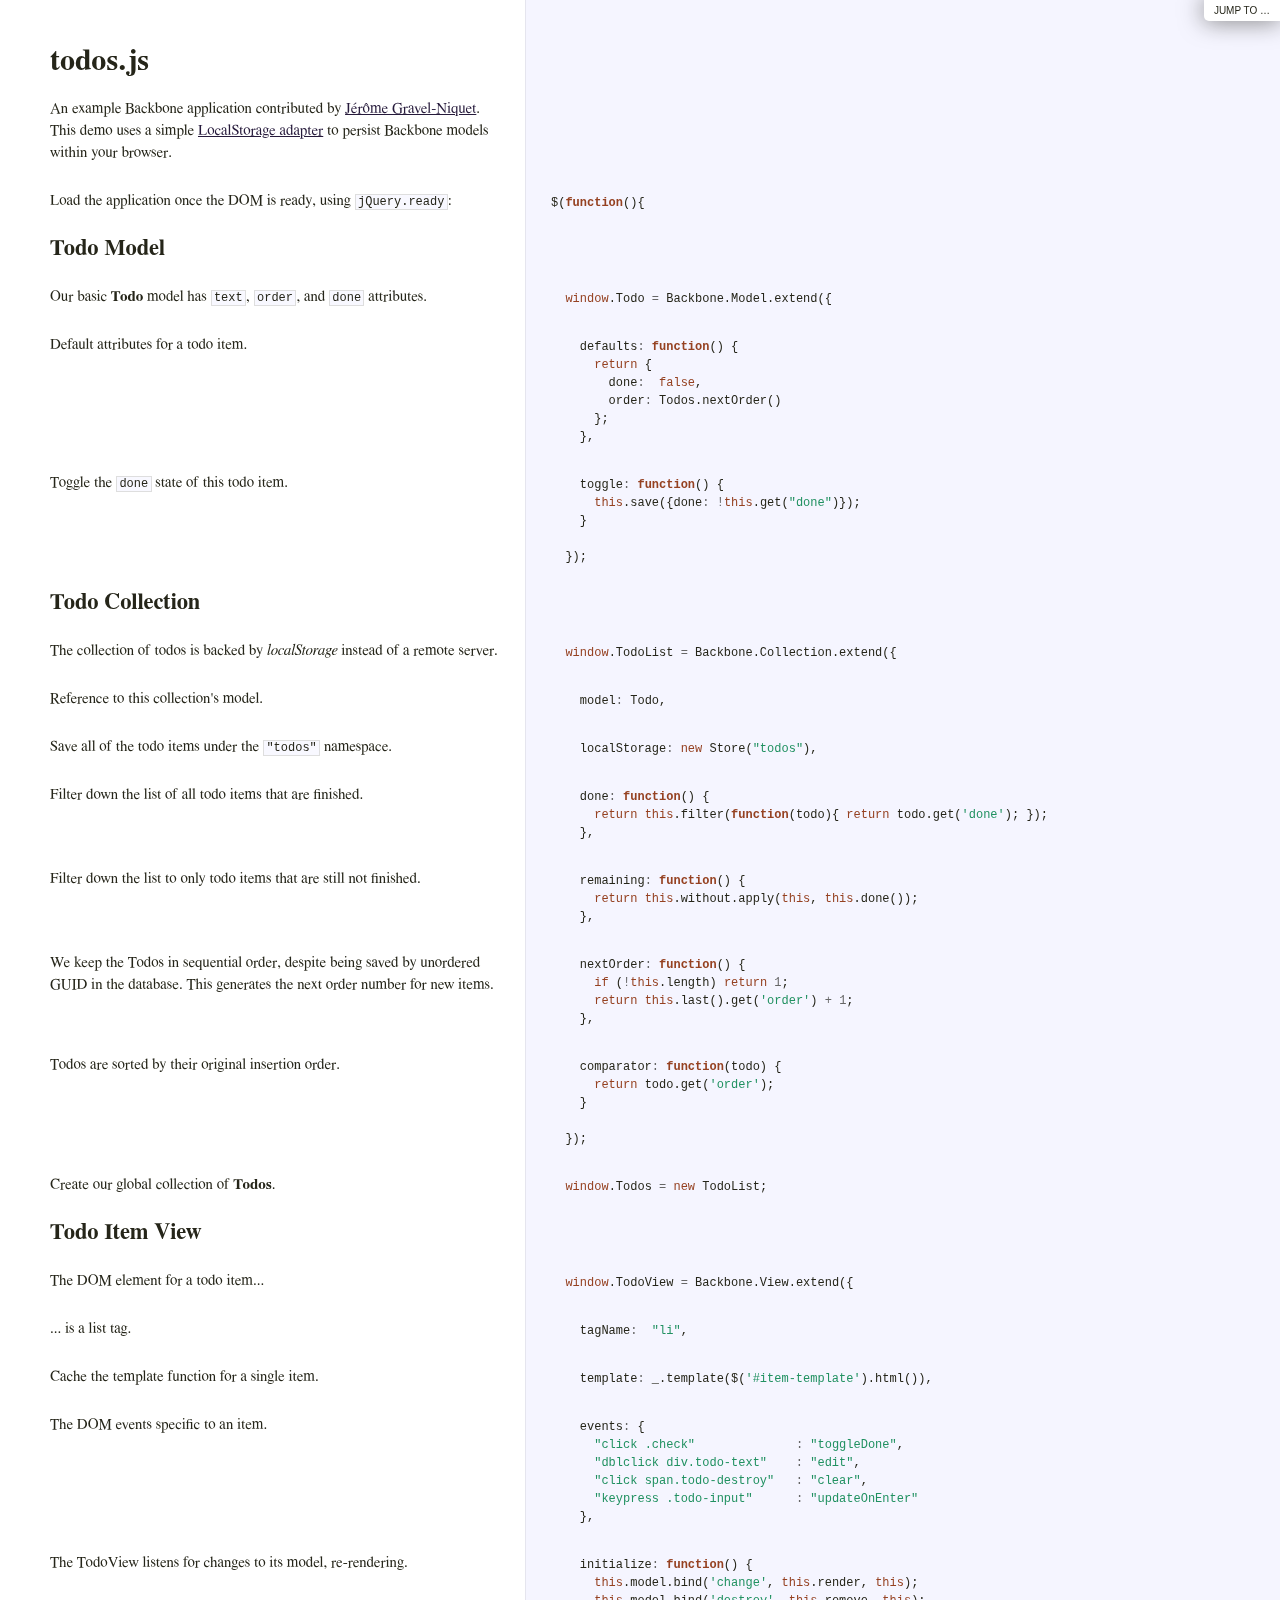
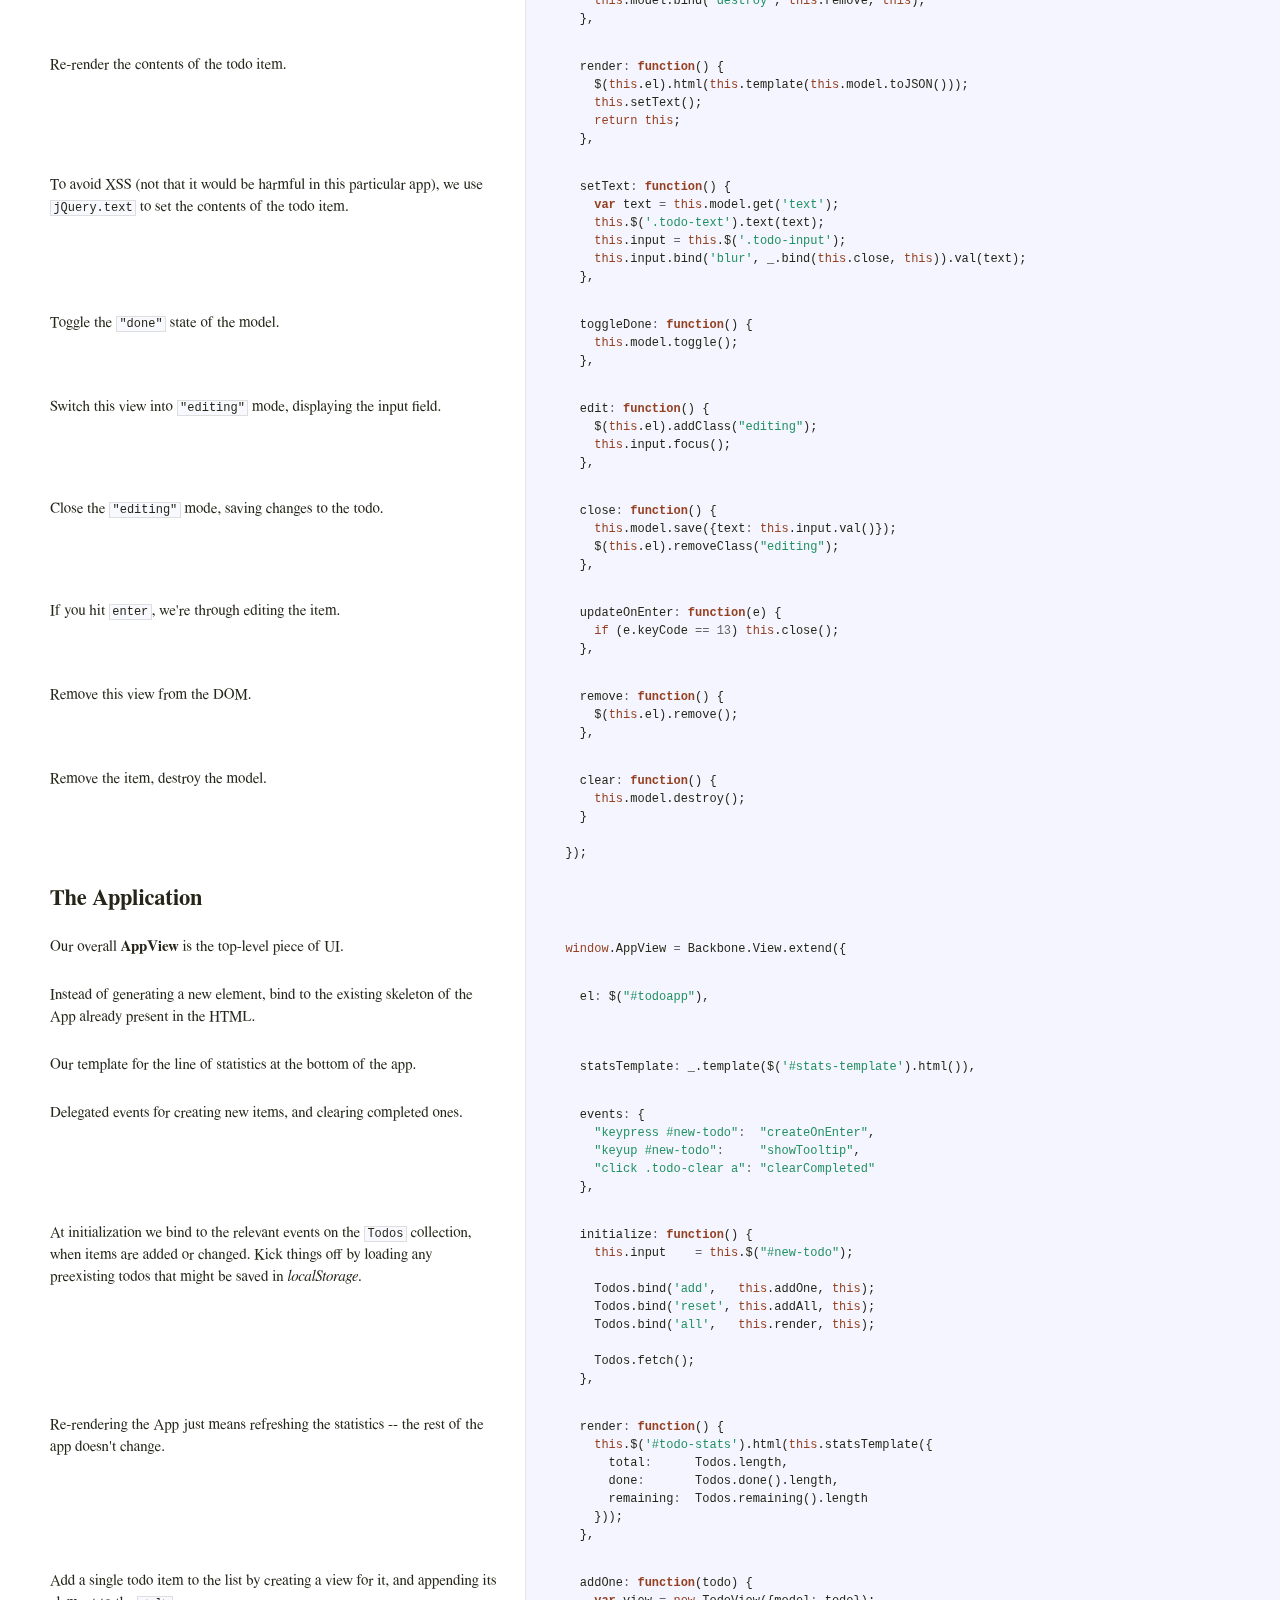
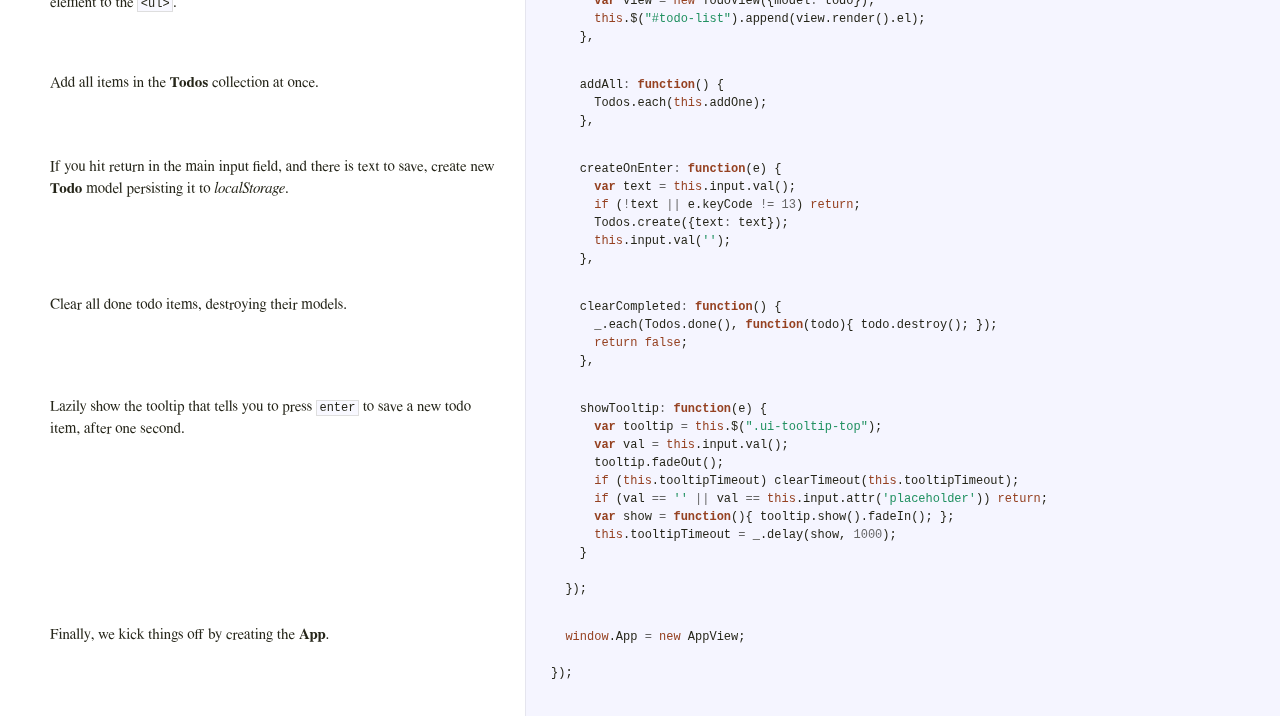
<file: static/backbone/docs/todos.html>
<!DOCTYPE html>  <html> <head>   <title>todos.js</title>   <meta http-equiv="content-type" content="text/html; charset=UTF-8">   <link rel="stylesheet" media="all" href="docco.css" /> </head> <body>   <div id="container">     <div id="background"></div>            <div id="jump_to">         Jump To &hellip;         <div id="jump_wrapper">           <div id="jump_page">                                           <a class="source" href="backbone-localstorage.html">                 backbone-localstorage.js               </a>                                           <a class="source" href="todos.html">                 todos.js               </a>                        </div>         </div>       </div>          <table cellpadding="0" cellspacing="0">       <thead>         <tr>           <th class="docs">             <h1>               todos.js             </h1>           </th>           <th class="code">           </th>         </tr>       </thead>       <tbody>                               <tr id="section-1">             <td class="docs">               <div class="pilwrap">                 <a class="pilcrow" href="#section-1">&#182;</a>               </div>               <p>An example Backbone application contributed by
<a href="http://jgn.me/">Jérôme Gravel-Niquet</a>. This demo uses a simple
<a href="backbone-localstorage.html">LocalStorage adapter</a>
to persist Backbone models within your browser.</p>             </td>             <td class="code">               <div class="highlight"><pre></pre></div>             </td>           </tr>                               <tr id="section-2">             <td class="docs">               <div class="pilwrap">                 <a class="pilcrow" href="#section-2">&#182;</a>               </div>               <p>Load the application once the DOM is ready, using <code>jQuery.ready</code>:</p>             </td>             <td class="code">               <div class="highlight"><pre><span class="nx">$</span><span class="p">(</span><span class="kd">function</span><span class="p">(){</span></pre></div>             </td>           </tr>                               <tr id="section-3">             <td class="docs">               <div class="pilwrap">                 <a class="pilcrow" href="#section-3">&#182;</a>               </div>               <h2>Todo Model</h2>             </td>             <td class="code">               <div class="highlight"><pre></pre></div>             </td>           </tr>                               <tr id="section-4">             <td class="docs">               <div class="pilwrap">                 <a class="pilcrow" href="#section-4">&#182;</a>               </div>               <p>Our basic <strong>Todo</strong> model has <code>text</code>, <code>order</code>, and <code>done</code> attributes.</p>             </td>             <td class="code">               <div class="highlight"><pre>  <span class="nb">window</span><span class="p">.</span><span class="nx">Todo</span> <span class="o">=</span> <span class="nx">Backbone</span><span class="p">.</span><span class="nx">Model</span><span class="p">.</span><span class="nx">extend</span><span class="p">({</span></pre></div>             </td>           </tr>                               <tr id="section-5">             <td class="docs">               <div class="pilwrap">                 <a class="pilcrow" href="#section-5">&#182;</a>               </div>               <p>Default attributes for a todo item.</p>             </td>             <td class="code">               <div class="highlight"><pre>    <span class="nx">defaults</span><span class="o">:</span> <span class="kd">function</span><span class="p">()</span> <span class="p">{</span>
      <span class="k">return</span> <span class="p">{</span>
        <span class="nx">done</span><span class="o">:</span>  <span class="kc">false</span><span class="p">,</span>
        <span class="nx">order</span><span class="o">:</span> <span class="nx">Todos</span><span class="p">.</span><span class="nx">nextOrder</span><span class="p">()</span>
      <span class="p">};</span>
    <span class="p">},</span></pre></div>             </td>           </tr>                               <tr id="section-6">             <td class="docs">               <div class="pilwrap">                 <a class="pilcrow" href="#section-6">&#182;</a>               </div>               <p>Toggle the <code>done</code> state of this todo item.</p>             </td>             <td class="code">               <div class="highlight"><pre>    <span class="nx">toggle</span><span class="o">:</span> <span class="kd">function</span><span class="p">()</span> <span class="p">{</span>
      <span class="k">this</span><span class="p">.</span><span class="nx">save</span><span class="p">({</span><span class="nx">done</span><span class="o">:</span> <span class="o">!</span><span class="k">this</span><span class="p">.</span><span class="nx">get</span><span class="p">(</span><span class="s2">&quot;done&quot;</span><span class="p">)});</span>
    <span class="p">}</span>

  <span class="p">});</span></pre></div>             </td>           </tr>                               <tr id="section-7">             <td class="docs">               <div class="pilwrap">                 <a class="pilcrow" href="#section-7">&#182;</a>               </div>               <h2>Todo Collection</h2>             </td>             <td class="code">               <div class="highlight"><pre></pre></div>             </td>           </tr>                               <tr id="section-8">             <td class="docs">               <div class="pilwrap">                 <a class="pilcrow" href="#section-8">&#182;</a>               </div>               <p>The collection of todos is backed by <em>localStorage</em> instead of a remote
server.</p>             </td>             <td class="code">               <div class="highlight"><pre>  <span class="nb">window</span><span class="p">.</span><span class="nx">TodoList</span> <span class="o">=</span> <span class="nx">Backbone</span><span class="p">.</span><span class="nx">Collection</span><span class="p">.</span><span class="nx">extend</span><span class="p">({</span></pre></div>             </td>           </tr>                               <tr id="section-9">             <td class="docs">               <div class="pilwrap">                 <a class="pilcrow" href="#section-9">&#182;</a>               </div>               <p>Reference to this collection's model.</p>             </td>             <td class="code">               <div class="highlight"><pre>    <span class="nx">model</span><span class="o">:</span> <span class="nx">Todo</span><span class="p">,</span></pre></div>             </td>           </tr>                               <tr id="section-10">             <td class="docs">               <div class="pilwrap">                 <a class="pilcrow" href="#section-10">&#182;</a>               </div>               <p>Save all of the todo items under the <code>"todos"</code> namespace.</p>             </td>             <td class="code">               <div class="highlight"><pre>    <span class="nx">localStorage</span><span class="o">:</span> <span class="k">new</span> <span class="nx">Store</span><span class="p">(</span><span class="s2">&quot;todos&quot;</span><span class="p">),</span></pre></div>             </td>           </tr>                               <tr id="section-11">             <td class="docs">               <div class="pilwrap">                 <a class="pilcrow" href="#section-11">&#182;</a>               </div>               <p>Filter down the list of all todo items that are finished.</p>             </td>             <td class="code">               <div class="highlight"><pre>    <span class="nx">done</span><span class="o">:</span> <span class="kd">function</span><span class="p">()</span> <span class="p">{</span>
      <span class="k">return</span> <span class="k">this</span><span class="p">.</span><span class="nx">filter</span><span class="p">(</span><span class="kd">function</span><span class="p">(</span><span class="nx">todo</span><span class="p">){</span> <span class="k">return</span> <span class="nx">todo</span><span class="p">.</span><span class="nx">get</span><span class="p">(</span><span class="s1">&#39;done&#39;</span><span class="p">);</span> <span class="p">});</span>
    <span class="p">},</span></pre></div>             </td>           </tr>                               <tr id="section-12">             <td class="docs">               <div class="pilwrap">                 <a class="pilcrow" href="#section-12">&#182;</a>               </div>               <p>Filter down the list to only todo items that are still not finished.</p>             </td>             <td class="code">               <div class="highlight"><pre>    <span class="nx">remaining</span><span class="o">:</span> <span class="kd">function</span><span class="p">()</span> <span class="p">{</span>
      <span class="k">return</span> <span class="k">this</span><span class="p">.</span><span class="nx">without</span><span class="p">.</span><span class="nx">apply</span><span class="p">(</span><span class="k">this</span><span class="p">,</span> <span class="k">this</span><span class="p">.</span><span class="nx">done</span><span class="p">());</span>
    <span class="p">},</span></pre></div>             </td>           </tr>                               <tr id="section-13">             <td class="docs">               <div class="pilwrap">                 <a class="pilcrow" href="#section-13">&#182;</a>               </div>               <p>We keep the Todos in sequential order, despite being saved by unordered
GUID in the database. This generates the next order number for new items.</p>             </td>             <td class="code">               <div class="highlight"><pre>    <span class="nx">nextOrder</span><span class="o">:</span> <span class="kd">function</span><span class="p">()</span> <span class="p">{</span>
      <span class="k">if</span> <span class="p">(</span><span class="o">!</span><span class="k">this</span><span class="p">.</span><span class="nx">length</span><span class="p">)</span> <span class="k">return</span> <span class="mi">1</span><span class="p">;</span>
      <span class="k">return</span> <span class="k">this</span><span class="p">.</span><span class="nx">last</span><span class="p">().</span><span class="nx">get</span><span class="p">(</span><span class="s1">&#39;order&#39;</span><span class="p">)</span> <span class="o">+</span> <span class="mi">1</span><span class="p">;</span>
    <span class="p">},</span></pre></div>             </td>           </tr>                               <tr id="section-14">             <td class="docs">               <div class="pilwrap">                 <a class="pilcrow" href="#section-14">&#182;</a>               </div>               <p>Todos are sorted by their original insertion order.</p>             </td>             <td class="code">               <div class="highlight"><pre>    <span class="nx">comparator</span><span class="o">:</span> <span class="kd">function</span><span class="p">(</span><span class="nx">todo</span><span class="p">)</span> <span class="p">{</span>
      <span class="k">return</span> <span class="nx">todo</span><span class="p">.</span><span class="nx">get</span><span class="p">(</span><span class="s1">&#39;order&#39;</span><span class="p">);</span>
    <span class="p">}</span>

  <span class="p">});</span></pre></div>             </td>           </tr>                               <tr id="section-15">             <td class="docs">               <div class="pilwrap">                 <a class="pilcrow" href="#section-15">&#182;</a>               </div>               <p>Create our global collection of <strong>Todos</strong>.</p>             </td>             <td class="code">               <div class="highlight"><pre>  <span class="nb">window</span><span class="p">.</span><span class="nx">Todos</span> <span class="o">=</span> <span class="k">new</span> <span class="nx">TodoList</span><span class="p">;</span></pre></div>             </td>           </tr>                               <tr id="section-16">             <td class="docs">               <div class="pilwrap">                 <a class="pilcrow" href="#section-16">&#182;</a>               </div>               <h2>Todo Item View</h2>             </td>             <td class="code">               <div class="highlight"><pre></pre></div>             </td>           </tr>                               <tr id="section-17">             <td class="docs">               <div class="pilwrap">                 <a class="pilcrow" href="#section-17">&#182;</a>               </div>               <p>The DOM element for a todo item...</p>             </td>             <td class="code">               <div class="highlight"><pre>  <span class="nb">window</span><span class="p">.</span><span class="nx">TodoView</span> <span class="o">=</span> <span class="nx">Backbone</span><span class="p">.</span><span class="nx">View</span><span class="p">.</span><span class="nx">extend</span><span class="p">({</span></pre></div>             </td>           </tr>                               <tr id="section-18">             <td class="docs">               <div class="pilwrap">                 <a class="pilcrow" href="#section-18">&#182;</a>               </div>               <p>... is a list tag.</p>             </td>             <td class="code">               <div class="highlight"><pre>    <span class="nx">tagName</span><span class="o">:</span>  <span class="s2">&quot;li&quot;</span><span class="p">,</span></pre></div>             </td>           </tr>                               <tr id="section-19">             <td class="docs">               <div class="pilwrap">                 <a class="pilcrow" href="#section-19">&#182;</a>               </div>               <p>Cache the template function for a single item.</p>             </td>             <td class="code">               <div class="highlight"><pre>    <span class="nx">template</span><span class="o">:</span> <span class="nx">_</span><span class="p">.</span><span class="nx">template</span><span class="p">(</span><span class="nx">$</span><span class="p">(</span><span class="s1">&#39;#item-template&#39;</span><span class="p">).</span><span class="nx">html</span><span class="p">()),</span></pre></div>             </td>           </tr>                               <tr id="section-20">             <td class="docs">               <div class="pilwrap">                 <a class="pilcrow" href="#section-20">&#182;</a>               </div>               <p>The DOM events specific to an item.</p>             </td>             <td class="code">               <div class="highlight"><pre>    <span class="nx">events</span><span class="o">:</span> <span class="p">{</span>
      <span class="s2">&quot;click .check&quot;</span>              <span class="o">:</span> <span class="s2">&quot;toggleDone&quot;</span><span class="p">,</span>
      <span class="s2">&quot;dblclick div.todo-text&quot;</span>    <span class="o">:</span> <span class="s2">&quot;edit&quot;</span><span class="p">,</span>
      <span class="s2">&quot;click span.todo-destroy&quot;</span>   <span class="o">:</span> <span class="s2">&quot;clear&quot;</span><span class="p">,</span>
      <span class="s2">&quot;keypress .todo-input&quot;</span>      <span class="o">:</span> <span class="s2">&quot;updateOnEnter&quot;</span>
    <span class="p">},</span></pre></div>             </td>           </tr>                               <tr id="section-21">             <td class="docs">               <div class="pilwrap">                 <a class="pilcrow" href="#section-21">&#182;</a>               </div>               <p>The TodoView listens for changes to its model, re-rendering.</p>             </td>             <td class="code">               <div class="highlight"><pre>    <span class="nx">initialize</span><span class="o">:</span> <span class="kd">function</span><span class="p">()</span> <span class="p">{</span>
      <span class="k">this</span><span class="p">.</span><span class="nx">model</span><span class="p">.</span><span class="nx">bind</span><span class="p">(</span><span class="s1">&#39;change&#39;</span><span class="p">,</span> <span class="k">this</span><span class="p">.</span><span class="nx">render</span><span class="p">,</span> <span class="k">this</span><span class="p">);</span>
      <span class="k">this</span><span class="p">.</span><span class="nx">model</span><span class="p">.</span><span class="nx">bind</span><span class="p">(</span><span class="s1">&#39;destroy&#39;</span><span class="p">,</span> <span class="k">this</span><span class="p">.</span><span class="nx">remove</span><span class="p">,</span> <span class="k">this</span><span class="p">);</span>
    <span class="p">},</span></pre></div>             </td>           </tr>                               <tr id="section-22">             <td class="docs">               <div class="pilwrap">                 <a class="pilcrow" href="#section-22">&#182;</a>               </div>               <p>Re-render the contents of the todo item.</p>             </td>             <td class="code">               <div class="highlight"><pre>    <span class="nx">render</span><span class="o">:</span> <span class="kd">function</span><span class="p">()</span> <span class="p">{</span>
      <span class="nx">$</span><span class="p">(</span><span class="k">this</span><span class="p">.</span><span class="nx">el</span><span class="p">).</span><span class="nx">html</span><span class="p">(</span><span class="k">this</span><span class="p">.</span><span class="nx">template</span><span class="p">(</span><span class="k">this</span><span class="p">.</span><span class="nx">model</span><span class="p">.</span><span class="nx">toJSON</span><span class="p">()));</span>
      <span class="k">this</span><span class="p">.</span><span class="nx">setText</span><span class="p">();</span>
      <span class="k">return</span> <span class="k">this</span><span class="p">;</span>
    <span class="p">},</span></pre></div>             </td>           </tr>                               <tr id="section-23">             <td class="docs">               <div class="pilwrap">                 <a class="pilcrow" href="#section-23">&#182;</a>               </div>               <p>To avoid XSS (not that it would be harmful in this particular app),
we use <code>jQuery.text</code> to set the contents of the todo item.</p>             </td>             <td class="code">               <div class="highlight"><pre>    <span class="nx">setText</span><span class="o">:</span> <span class="kd">function</span><span class="p">()</span> <span class="p">{</span>
      <span class="kd">var</span> <span class="nx">text</span> <span class="o">=</span> <span class="k">this</span><span class="p">.</span><span class="nx">model</span><span class="p">.</span><span class="nx">get</span><span class="p">(</span><span class="s1">&#39;text&#39;</span><span class="p">);</span>
      <span class="k">this</span><span class="p">.</span><span class="nx">$</span><span class="p">(</span><span class="s1">&#39;.todo-text&#39;</span><span class="p">).</span><span class="nx">text</span><span class="p">(</span><span class="nx">text</span><span class="p">);</span>
      <span class="k">this</span><span class="p">.</span><span class="nx">input</span> <span class="o">=</span> <span class="k">this</span><span class="p">.</span><span class="nx">$</span><span class="p">(</span><span class="s1">&#39;.todo-input&#39;</span><span class="p">);</span>
      <span class="k">this</span><span class="p">.</span><span class="nx">input</span><span class="p">.</span><span class="nx">bind</span><span class="p">(</span><span class="s1">&#39;blur&#39;</span><span class="p">,</span> <span class="nx">_</span><span class="p">.</span><span class="nx">bind</span><span class="p">(</span><span class="k">this</span><span class="p">.</span><span class="nx">close</span><span class="p">,</span> <span class="k">this</span><span class="p">)).</span><span class="nx">val</span><span class="p">(</span><span class="nx">text</span><span class="p">);</span>
    <span class="p">},</span></pre></div>             </td>           </tr>                               <tr id="section-24">             <td class="docs">               <div class="pilwrap">                 <a class="pilcrow" href="#section-24">&#182;</a>               </div>               <p>Toggle the <code>"done"</code> state of the model.</p>             </td>             <td class="code">               <div class="highlight"><pre>    <span class="nx">toggleDone</span><span class="o">:</span> <span class="kd">function</span><span class="p">()</span> <span class="p">{</span>
      <span class="k">this</span><span class="p">.</span><span class="nx">model</span><span class="p">.</span><span class="nx">toggle</span><span class="p">();</span>
    <span class="p">},</span></pre></div>             </td>           </tr>                               <tr id="section-25">             <td class="docs">               <div class="pilwrap">                 <a class="pilcrow" href="#section-25">&#182;</a>               </div>               <p>Switch this view into <code>"editing"</code> mode, displaying the input field.</p>             </td>             <td class="code">               <div class="highlight"><pre>    <span class="nx">edit</span><span class="o">:</span> <span class="kd">function</span><span class="p">()</span> <span class="p">{</span>
      <span class="nx">$</span><span class="p">(</span><span class="k">this</span><span class="p">.</span><span class="nx">el</span><span class="p">).</span><span class="nx">addClass</span><span class="p">(</span><span class="s2">&quot;editing&quot;</span><span class="p">);</span>
      <span class="k">this</span><span class="p">.</span><span class="nx">input</span><span class="p">.</span><span class="nx">focus</span><span class="p">();</span>
    <span class="p">},</span></pre></div>             </td>           </tr>                               <tr id="section-26">             <td class="docs">               <div class="pilwrap">                 <a class="pilcrow" href="#section-26">&#182;</a>               </div>               <p>Close the <code>"editing"</code> mode, saving changes to the todo.</p>             </td>             <td class="code">               <div class="highlight"><pre>    <span class="nx">close</span><span class="o">:</span> <span class="kd">function</span><span class="p">()</span> <span class="p">{</span>
      <span class="k">this</span><span class="p">.</span><span class="nx">model</span><span class="p">.</span><span class="nx">save</span><span class="p">({</span><span class="nx">text</span><span class="o">:</span> <span class="k">this</span><span class="p">.</span><span class="nx">input</span><span class="p">.</span><span class="nx">val</span><span class="p">()});</span>
      <span class="nx">$</span><span class="p">(</span><span class="k">this</span><span class="p">.</span><span class="nx">el</span><span class="p">).</span><span class="nx">removeClass</span><span class="p">(</span><span class="s2">&quot;editing&quot;</span><span class="p">);</span>
    <span class="p">},</span></pre></div>             </td>           </tr>                               <tr id="section-27">             <td class="docs">               <div class="pilwrap">                 <a class="pilcrow" href="#section-27">&#182;</a>               </div>               <p>If you hit <code>enter</code>, we're through editing the item.</p>             </td>             <td class="code">               <div class="highlight"><pre>    <span class="nx">updateOnEnter</span><span class="o">:</span> <span class="kd">function</span><span class="p">(</span><span class="nx">e</span><span class="p">)</span> <span class="p">{</span>
      <span class="k">if</span> <span class="p">(</span><span class="nx">e</span><span class="p">.</span><span class="nx">keyCode</span> <span class="o">==</span> <span class="mi">13</span><span class="p">)</span> <span class="k">this</span><span class="p">.</span><span class="nx">close</span><span class="p">();</span>
    <span class="p">},</span></pre></div>             </td>           </tr>                               <tr id="section-28">             <td class="docs">               <div class="pilwrap">                 <a class="pilcrow" href="#section-28">&#182;</a>               </div>               <p>Remove this view from the DOM.</p>             </td>             <td class="code">               <div class="highlight"><pre>    <span class="nx">remove</span><span class="o">:</span> <span class="kd">function</span><span class="p">()</span> <span class="p">{</span>
      <span class="nx">$</span><span class="p">(</span><span class="k">this</span><span class="p">.</span><span class="nx">el</span><span class="p">).</span><span class="nx">remove</span><span class="p">();</span>
    <span class="p">},</span></pre></div>             </td>           </tr>                               <tr id="section-29">             <td class="docs">               <div class="pilwrap">                 <a class="pilcrow" href="#section-29">&#182;</a>               </div>               <p>Remove the item, destroy the model.</p>             </td>             <td class="code">               <div class="highlight"><pre>    <span class="nx">clear</span><span class="o">:</span> <span class="kd">function</span><span class="p">()</span> <span class="p">{</span>
      <span class="k">this</span><span class="p">.</span><span class="nx">model</span><span class="p">.</span><span class="nx">destroy</span><span class="p">();</span>
    <span class="p">}</span>

  <span class="p">});</span></pre></div>             </td>           </tr>                               <tr id="section-30">             <td class="docs">               <div class="pilwrap">                 <a class="pilcrow" href="#section-30">&#182;</a>               </div>               <h2>The Application</h2>             </td>             <td class="code">               <div class="highlight"><pre></pre></div>             </td>           </tr>                               <tr id="section-31">             <td class="docs">               <div class="pilwrap">                 <a class="pilcrow" href="#section-31">&#182;</a>               </div>               <p>Our overall <strong>AppView</strong> is the top-level piece of UI.</p>             </td>             <td class="code">               <div class="highlight"><pre>  <span class="nb">window</span><span class="p">.</span><span class="nx">AppView</span> <span class="o">=</span> <span class="nx">Backbone</span><span class="p">.</span><span class="nx">View</span><span class="p">.</span><span class="nx">extend</span><span class="p">({</span></pre></div>             </td>           </tr>                               <tr id="section-32">             <td class="docs">               <div class="pilwrap">                 <a class="pilcrow" href="#section-32">&#182;</a>               </div>               <p>Instead of generating a new element, bind to the existing skeleton of
the App already present in the HTML.</p>             </td>             <td class="code">               <div class="highlight"><pre>    <span class="nx">el</span><span class="o">:</span> <span class="nx">$</span><span class="p">(</span><span class="s2">&quot;#todoapp&quot;</span><span class="p">),</span></pre></div>             </td>           </tr>                               <tr id="section-33">             <td class="docs">               <div class="pilwrap">                 <a class="pilcrow" href="#section-33">&#182;</a>               </div>               <p>Our template for the line of statistics at the bottom of the app.</p>             </td>             <td class="code">               <div class="highlight"><pre>    <span class="nx">statsTemplate</span><span class="o">:</span> <span class="nx">_</span><span class="p">.</span><span class="nx">template</span><span class="p">(</span><span class="nx">$</span><span class="p">(</span><span class="s1">&#39;#stats-template&#39;</span><span class="p">).</span><span class="nx">html</span><span class="p">()),</span></pre></div>             </td>           </tr>                               <tr id="section-34">             <td class="docs">               <div class="pilwrap">                 <a class="pilcrow" href="#section-34">&#182;</a>               </div>               <p>Delegated events for creating new items, and clearing completed ones.</p>             </td>             <td class="code">               <div class="highlight"><pre>    <span class="nx">events</span><span class="o">:</span> <span class="p">{</span>
      <span class="s2">&quot;keypress #new-todo&quot;</span><span class="o">:</span>  <span class="s2">&quot;createOnEnter&quot;</span><span class="p">,</span>
      <span class="s2">&quot;keyup #new-todo&quot;</span><span class="o">:</span>     <span class="s2">&quot;showTooltip&quot;</span><span class="p">,</span>
      <span class="s2">&quot;click .todo-clear a&quot;</span><span class="o">:</span> <span class="s2">&quot;clearCompleted&quot;</span>
    <span class="p">},</span></pre></div>             </td>           </tr>                               <tr id="section-35">             <td class="docs">               <div class="pilwrap">                 <a class="pilcrow" href="#section-35">&#182;</a>               </div>               <p>At initialization we bind to the relevant events on the <code>Todos</code>
collection, when items are added or changed. Kick things off by
loading any preexisting todos that might be saved in <em>localStorage</em>.</p>             </td>             <td class="code">               <div class="highlight"><pre>    <span class="nx">initialize</span><span class="o">:</span> <span class="kd">function</span><span class="p">()</span> <span class="p">{</span>
      <span class="k">this</span><span class="p">.</span><span class="nx">input</span>    <span class="o">=</span> <span class="k">this</span><span class="p">.</span><span class="nx">$</span><span class="p">(</span><span class="s2">&quot;#new-todo&quot;</span><span class="p">);</span>

      <span class="nx">Todos</span><span class="p">.</span><span class="nx">bind</span><span class="p">(</span><span class="s1">&#39;add&#39;</span><span class="p">,</span>   <span class="k">this</span><span class="p">.</span><span class="nx">addOne</span><span class="p">,</span> <span class="k">this</span><span class="p">);</span>
      <span class="nx">Todos</span><span class="p">.</span><span class="nx">bind</span><span class="p">(</span><span class="s1">&#39;reset&#39;</span><span class="p">,</span> <span class="k">this</span><span class="p">.</span><span class="nx">addAll</span><span class="p">,</span> <span class="k">this</span><span class="p">);</span>
      <span class="nx">Todos</span><span class="p">.</span><span class="nx">bind</span><span class="p">(</span><span class="s1">&#39;all&#39;</span><span class="p">,</span>   <span class="k">this</span><span class="p">.</span><span class="nx">render</span><span class="p">,</span> <span class="k">this</span><span class="p">);</span>

      <span class="nx">Todos</span><span class="p">.</span><span class="nx">fetch</span><span class="p">();</span>
    <span class="p">},</span></pre></div>             </td>           </tr>                               <tr id="section-36">             <td class="docs">               <div class="pilwrap">                 <a class="pilcrow" href="#section-36">&#182;</a>               </div>               <p>Re-rendering the App just means refreshing the statistics -- the rest
of the app doesn't change.</p>             </td>             <td class="code">               <div class="highlight"><pre>    <span class="nx">render</span><span class="o">:</span> <span class="kd">function</span><span class="p">()</span> <span class="p">{</span>
      <span class="k">this</span><span class="p">.</span><span class="nx">$</span><span class="p">(</span><span class="s1">&#39;#todo-stats&#39;</span><span class="p">).</span><span class="nx">html</span><span class="p">(</span><span class="k">this</span><span class="p">.</span><span class="nx">statsTemplate</span><span class="p">({</span>
        <span class="nx">total</span><span class="o">:</span>      <span class="nx">Todos</span><span class="p">.</span><span class="nx">length</span><span class="p">,</span>
        <span class="nx">done</span><span class="o">:</span>       <span class="nx">Todos</span><span class="p">.</span><span class="nx">done</span><span class="p">().</span><span class="nx">length</span><span class="p">,</span>
        <span class="nx">remaining</span><span class="o">:</span>  <span class="nx">Todos</span><span class="p">.</span><span class="nx">remaining</span><span class="p">().</span><span class="nx">length</span>
      <span class="p">}));</span>
    <span class="p">},</span></pre></div>             </td>           </tr>                               <tr id="section-37">             <td class="docs">               <div class="pilwrap">                 <a class="pilcrow" href="#section-37">&#182;</a>               </div>               <p>Add a single todo item to the list by creating a view for it, and
appending its element to the <code>&lt;ul&gt;</code>.</p>             </td>             <td class="code">               <div class="highlight"><pre>    <span class="nx">addOne</span><span class="o">:</span> <span class="kd">function</span><span class="p">(</span><span class="nx">todo</span><span class="p">)</span> <span class="p">{</span>
      <span class="kd">var</span> <span class="nx">view</span> <span class="o">=</span> <span class="k">new</span> <span class="nx">TodoView</span><span class="p">({</span><span class="nx">model</span><span class="o">:</span> <span class="nx">todo</span><span class="p">});</span>
      <span class="k">this</span><span class="p">.</span><span class="nx">$</span><span class="p">(</span><span class="s2">&quot;#todo-list&quot;</span><span class="p">).</span><span class="nx">append</span><span class="p">(</span><span class="nx">view</span><span class="p">.</span><span class="nx">render</span><span class="p">().</span><span class="nx">el</span><span class="p">);</span>
    <span class="p">},</span></pre></div>             </td>           </tr>                               <tr id="section-38">             <td class="docs">               <div class="pilwrap">                 <a class="pilcrow" href="#section-38">&#182;</a>               </div>               <p>Add all items in the <strong>Todos</strong> collection at once.</p>             </td>             <td class="code">               <div class="highlight"><pre>    <span class="nx">addAll</span><span class="o">:</span> <span class="kd">function</span><span class="p">()</span> <span class="p">{</span>
      <span class="nx">Todos</span><span class="p">.</span><span class="nx">each</span><span class="p">(</span><span class="k">this</span><span class="p">.</span><span class="nx">addOne</span><span class="p">);</span>
    <span class="p">},</span></pre></div>             </td>           </tr>                               <tr id="section-39">             <td class="docs">               <div class="pilwrap">                 <a class="pilcrow" href="#section-39">&#182;</a>               </div>               <p>If you hit return in the main input field, and there is text to save,
create new <strong>Todo</strong> model persisting it to <em>localStorage</em>.</p>             </td>             <td class="code">               <div class="highlight"><pre>    <span class="nx">createOnEnter</span><span class="o">:</span> <span class="kd">function</span><span class="p">(</span><span class="nx">e</span><span class="p">)</span> <span class="p">{</span>
      <span class="kd">var</span> <span class="nx">text</span> <span class="o">=</span> <span class="k">this</span><span class="p">.</span><span class="nx">input</span><span class="p">.</span><span class="nx">val</span><span class="p">();</span>
      <span class="k">if</span> <span class="p">(</span><span class="o">!</span><span class="nx">text</span> <span class="o">||</span> <span class="nx">e</span><span class="p">.</span><span class="nx">keyCode</span> <span class="o">!=</span> <span class="mi">13</span><span class="p">)</span> <span class="k">return</span><span class="p">;</span>
      <span class="nx">Todos</span><span class="p">.</span><span class="nx">create</span><span class="p">({</span><span class="nx">text</span><span class="o">:</span> <span class="nx">text</span><span class="p">});</span>
      <span class="k">this</span><span class="p">.</span><span class="nx">input</span><span class="p">.</span><span class="nx">val</span><span class="p">(</span><span class="s1">&#39;&#39;</span><span class="p">);</span>
    <span class="p">},</span></pre></div>             </td>           </tr>                               <tr id="section-40">             <td class="docs">               <div class="pilwrap">                 <a class="pilcrow" href="#section-40">&#182;</a>               </div>               <p>Clear all done todo items, destroying their models.</p>             </td>             <td class="code">               <div class="highlight"><pre>    <span class="nx">clearCompleted</span><span class="o">:</span> <span class="kd">function</span><span class="p">()</span> <span class="p">{</span>
      <span class="nx">_</span><span class="p">.</span><span class="nx">each</span><span class="p">(</span><span class="nx">Todos</span><span class="p">.</span><span class="nx">done</span><span class="p">(),</span> <span class="kd">function</span><span class="p">(</span><span class="nx">todo</span><span class="p">){</span> <span class="nx">todo</span><span class="p">.</span><span class="nx">destroy</span><span class="p">();</span> <span class="p">});</span>
      <span class="k">return</span> <span class="kc">false</span><span class="p">;</span>
    <span class="p">},</span></pre></div>             </td>           </tr>                               <tr id="section-41">             <td class="docs">               <div class="pilwrap">                 <a class="pilcrow" href="#section-41">&#182;</a>               </div>               <p>Lazily show the tooltip that tells you to press <code>enter</code> to save
a new todo item, after one second.</p>             </td>             <td class="code">               <div class="highlight"><pre>    <span class="nx">showTooltip</span><span class="o">:</span> <span class="kd">function</span><span class="p">(</span><span class="nx">e</span><span class="p">)</span> <span class="p">{</span>
      <span class="kd">var</span> <span class="nx">tooltip</span> <span class="o">=</span> <span class="k">this</span><span class="p">.</span><span class="nx">$</span><span class="p">(</span><span class="s2">&quot;.ui-tooltip-top&quot;</span><span class="p">);</span>
      <span class="kd">var</span> <span class="nx">val</span> <span class="o">=</span> <span class="k">this</span><span class="p">.</span><span class="nx">input</span><span class="p">.</span><span class="nx">val</span><span class="p">();</span>
      <span class="nx">tooltip</span><span class="p">.</span><span class="nx">fadeOut</span><span class="p">();</span>
      <span class="k">if</span> <span class="p">(</span><span class="k">this</span><span class="p">.</span><span class="nx">tooltipTimeout</span><span class="p">)</span> <span class="nx">clearTimeout</span><span class="p">(</span><span class="k">this</span><span class="p">.</span><span class="nx">tooltipTimeout</span><span class="p">);</span>
      <span class="k">if</span> <span class="p">(</span><span class="nx">val</span> <span class="o">==</span> <span class="s1">&#39;&#39;</span> <span class="o">||</span> <span class="nx">val</span> <span class="o">==</span> <span class="k">this</span><span class="p">.</span><span class="nx">input</span><span class="p">.</span><span class="nx">attr</span><span class="p">(</span><span class="s1">&#39;placeholder&#39;</span><span class="p">))</span> <span class="k">return</span><span class="p">;</span>
      <span class="kd">var</span> <span class="nx">show</span> <span class="o">=</span> <span class="kd">function</span><span class="p">(){</span> <span class="nx">tooltip</span><span class="p">.</span><span class="nx">show</span><span class="p">().</span><span class="nx">fadeIn</span><span class="p">();</span> <span class="p">};</span>
      <span class="k">this</span><span class="p">.</span><span class="nx">tooltipTimeout</span> <span class="o">=</span> <span class="nx">_</span><span class="p">.</span><span class="nx">delay</span><span class="p">(</span><span class="nx">show</span><span class="p">,</span> <span class="mi">1000</span><span class="p">);</span>
    <span class="p">}</span>

  <span class="p">});</span></pre></div>             </td>           </tr>                               <tr id="section-42">             <td class="docs">               <div class="pilwrap">                 <a class="pilcrow" href="#section-42">&#182;</a>               </div>               <p>Finally, we kick things off by creating the <strong>App</strong>.</p>             </td>             <td class="code">               <div class="highlight"><pre>  <span class="nb">window</span><span class="p">.</span><span class="nx">App</span> <span class="o">=</span> <span class="k">new</span> <span class="nx">AppView</span><span class="p">;</span>

<span class="p">});</span>

</pre></div>             </td>           </tr>                </tbody>     </table>   </div> </body> </html>
</file>
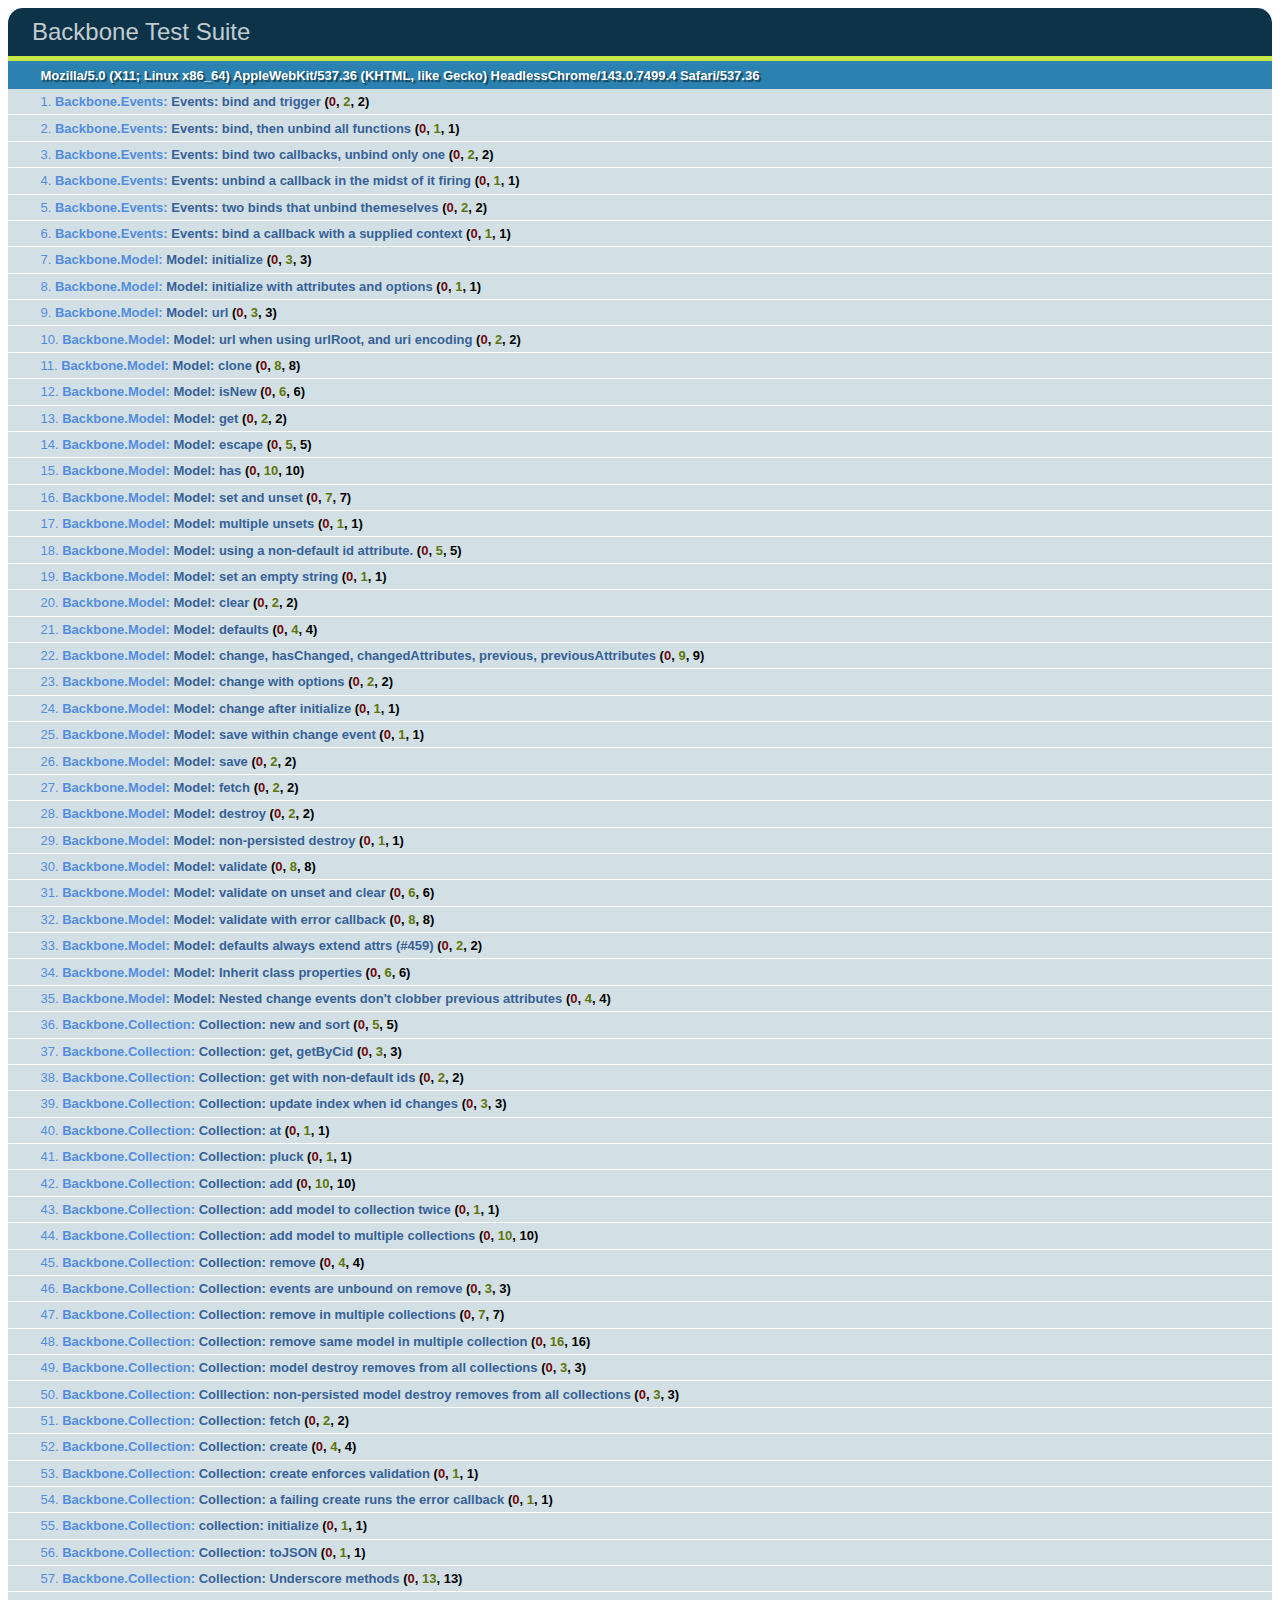
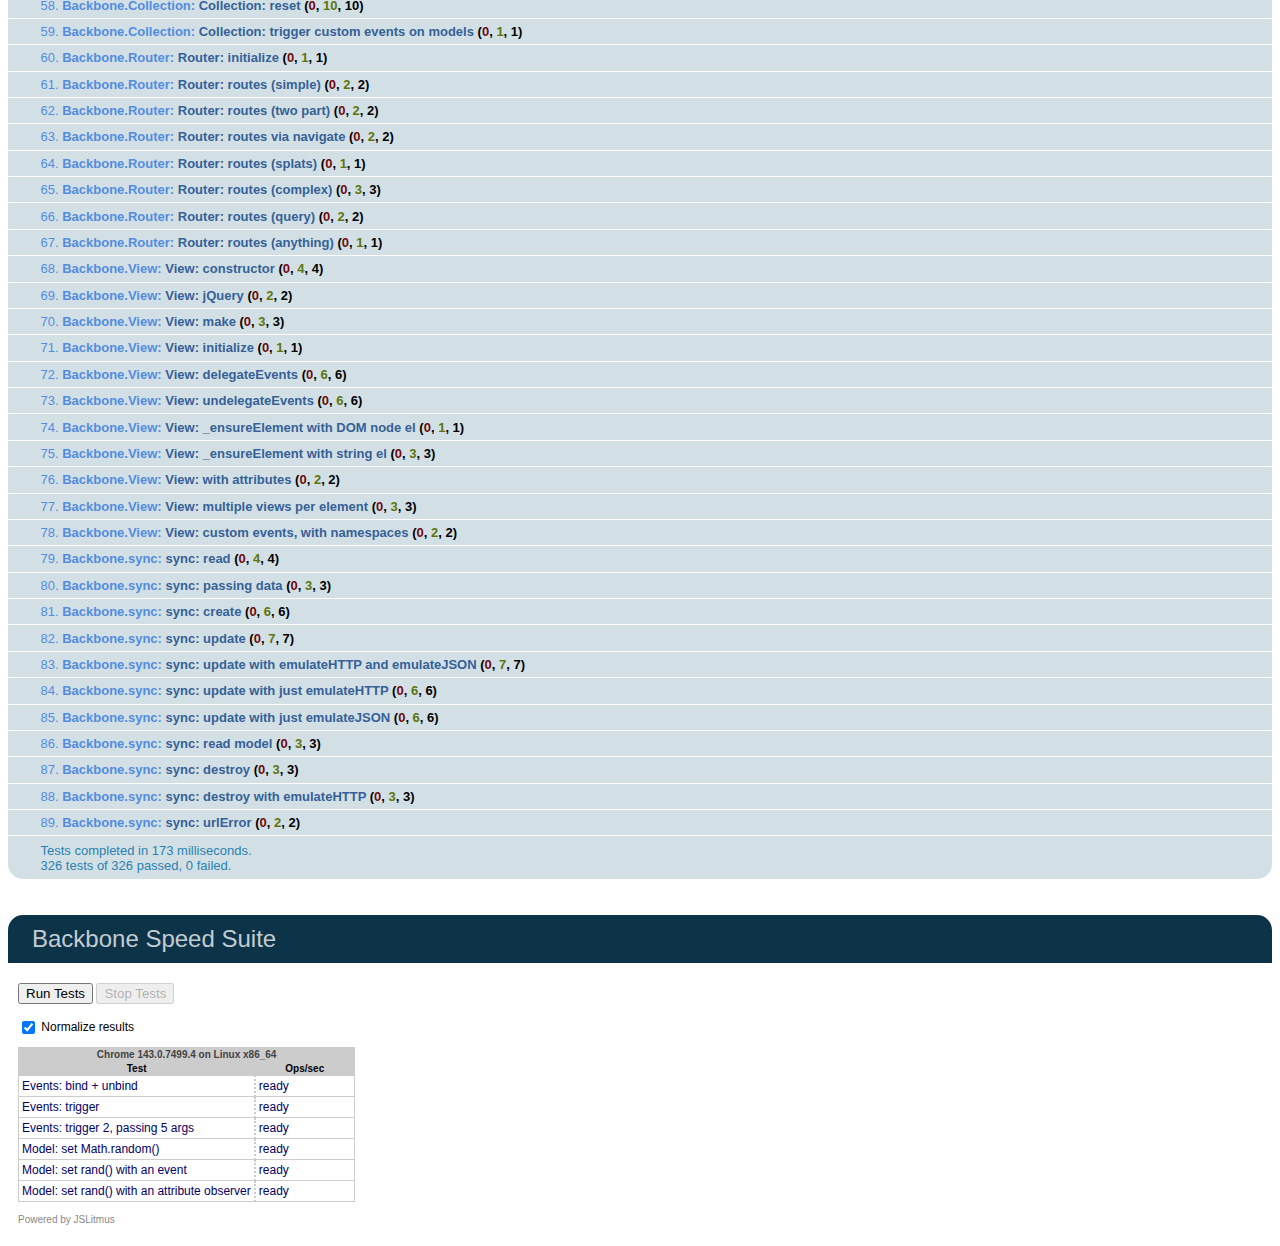
<file: static/backbone/test/test-ender.html>
<!DOCTYPE HTML>
<html>
<head>
  <title>Backbone Test Suite</title>
  <link rel="stylesheet" href="vendor/qunit.css" type="text/css" media="screen" />
  <script type="text/javascript" src="vendor/json2.js"></script>
  <script type="text/javascript" src="vendor/ender-jeesh.js"></script>
  <script type="text/javascript" src="vendor/qunit.js"></script>
  <script type="text/javascript" src="vendor/jslitmus.js"></script>
  <script type="text/javascript" src="vendor/underscore-1.1.6.js"></script>
  <script type="text/javascript" src="../backbone.js"></script>

  <script type="text/javascript" src="events.js"></script>
  <script type="text/javascript" src="model.js"></script>
  <script type="text/javascript" src="collection.js"></script>
  <script type="text/javascript" src="router.js"></script>
  <script type="text/javascript" src="view.js"></script>
  <script type="text/javascript" src="sync.js"></script>
  <script type="text/javascript" src="speed.js"></script>
</head>
<body>
  <h1 id="qunit-header">Backbone Test Suite</h1>
  <h2 id="qunit-banner"></h2>
  <h2 id="qunit-userAgent"></h2>
  <ol id="qunit-tests"></ol>
  <br /><br />
  <h1 id="qunit-header"><a href="#">Backbone Speed Suite</a></h1>
  <div id="jslitmus_container" style="margin: 20px 10px;"></div>
</body>
</html>
</file>
<file: static/backbone/docs/docco.css>
/*--------------------- Layout and Typography ----------------------------*/
body {
  font-family: 'Palatino Linotype', 'Book Antiqua', Palatino, FreeSerif, serif;
  font-size: 15px;
  line-height: 22px;
  color: #252519;
  margin: 0; padding: 0;
}
a {
  color: #261a3b;
}
  a:visited {
    color: #261a3b;
  }
p {
  margin: 0 0 15px 0;
}
h1, h2, h3, h4, h5, h6 {
  margin: 0px 0 15px 0;
}
  h1 {
    margin-top: 40px;
  }
#container {
  position: relative;
}
#background {
  position: fixed;
  top: 0; left: 525px; right: 0; bottom: 0;
  background: #f5f5ff;
  border-left: 1px solid #e5e5ee;
  z-index: -1;
}
#jump_to, #jump_page {
  background: white;
  -webkit-box-shadow: 0 0 25px #777; -moz-box-shadow: 0 0 25px #777;
  -webkit-border-bottom-left-radius: 5px; -moz-border-radius-bottomleft: 5px;
  font: 10px Arial;
  text-transform: uppercase;
  cursor: pointer;
  text-align: right;
}
#jump_to, #jump_wrapper {
  position: fixed;
  right: 0; top: 0;
  padding: 5px 10px;
}
  #jump_wrapper {
    padding: 0;
    display: none;
  }
    #jump_to:hover #jump_wrapper {
      display: block;
    }
    #jump_page {
      padding: 5px 0 3px;
      margin: 0 0 25px 25px;
    }
      #jump_page .source {
        display: block;
        padding: 5px 10px;
        text-decoration: none;
        border-top: 1px solid #eee;
      }
        #jump_page .source:hover {
          background: #f5f5ff;
        }
        #jump_page .source:first-child {
        }
table td {
  border: 0;
  outline: 0;
}
  td.docs, th.docs {
    max-width: 450px;
    min-width: 450px;
    min-height: 5px;
    padding: 10px 25px 1px 50px;
    overflow-x: hidden;
    vertical-align: top;
    text-align: left;
  }
    .docs pre {
      margin: 15px 0 15px;
      padding-left: 15px;
    }
    .docs p tt, .docs p code {
      background: #f8f8ff;
      border: 1px solid #dedede;
      font-size: 12px;
      padding: 0 0.2em;
    }
    .pilwrap {
      position: relative;
    }
      .pilcrow {
        font: 12px Arial;
        text-decoration: none;
        color: #454545;
        position: absolute;
        top: 3px; left: -20px;
        padding: 1px 2px;
        opacity: 0;
        -webkit-transition: opacity 0.2s linear;
      }
        td.docs:hover .pilcrow {
          opacity: 1;
        }
  td.code, th.code {
    padding: 14px 15px 16px 25px;
    width: 100%;
    vertical-align: top;
    background: #f5f5ff;
    border-left: 1px solid #e5e5ee;
  }
    pre, tt, code {
      font-size: 12px; line-height: 18px;
      font-family: Monaco, Consolas, "Lucida Console", monospace;
      margin: 0; padding: 0;
    }


/*---------------------- Syntax Highlighting -----------------------------*/
td.linenos { background-color: #f0f0f0; padding-right: 10px; }
span.lineno { background-color: #f0f0f0; padding: 0 5px 0 5px; }
body .hll { background-color: #ffffcc }
body .c { color: #408080; font-style: italic }  /* Comment */
body .err { border: 1px solid #FF0000 }         /* Error */
body .k { color: #954121 }                      /* Keyword */
body .o { color: #666666 }                      /* Operator */
body .cm { color: #408080; font-style: italic } /* Comment.Multiline */
body .cp { color: #BC7A00 }                     /* Comment.Preproc */
body .c1 { color: #408080; font-style: italic } /* Comment.Single */
body .cs { color: #408080; font-style: italic } /* Comment.Special */
body .gd { color: #A00000 }                     /* Generic.Deleted */
body .ge { font-style: italic }                 /* Generic.Emph */
body .gr { color: #FF0000 }                     /* Generic.Error */
body .gh { color: #000080; font-weight: bold }  /* Generic.Heading */
body .gi { color: #00A000 }                     /* Generic.Inserted */
body .go { color: #808080 }                     /* Generic.Output */
body .gp { color: #000080; font-weight: bold }  /* Generic.Prompt */
body .gs { font-weight: bold }                  /* Generic.Strong */
body .gu { color: #800080; font-weight: bold }  /* Generic.Subheading */
body .gt { color: #0040D0 }                     /* Generic.Traceback */
body .kc { color: #954121 }                     /* Keyword.Constant */
body .kd { color: #954121; font-weight: bold }  /* Keyword.Declaration */
body .kn { color: #954121; font-weight: bold }  /* Keyword.Namespace */
body .kp { color: #954121 }                     /* Keyword.Pseudo */
body .kr { color: #954121; font-weight: bold }  /* Keyword.Reserved */
body .kt { color: #B00040 }                     /* Keyword.Type */
body .m { color: #666666 }                      /* Literal.Number */
body .s { color: #219161 }                      /* Literal.String */
body .na { color: #7D9029 }                     /* Name.Attribute */
body .nb { color: #954121 }                     /* Name.Builtin */
body .nc { color: #0000FF; font-weight: bold }  /* Name.Class */
body .no { color: #880000 }                     /* Name.Constant */
body .nd { color: #AA22FF }                     /* Name.Decorator */
body .ni { color: #999999; font-weight: bold }  /* Name.Entity */
body .ne { color: #D2413A; font-weight: bold }  /* Name.Exception */
body .nf { color: #0000FF }                     /* Name.Function */
body .nl { color: #A0A000 }                     /* Name.Label */
body .nn { color: #0000FF; font-weight: bold }  /* Name.Namespace */
body .nt { color: #954121; font-weight: bold }  /* Name.Tag */
body .nv { color: #19469D }                     /* Name.Variable */
body .ow { color: #AA22FF; font-weight: bold }  /* Operator.Word */
body .w { color: #bbbbbb }                      /* Text.Whitespace */
body .mf { color: #666666 }                     /* Literal.Number.Float */
body .mh { color: #666666 }                     /* Literal.Number.Hex */
body .mi { color: #666666 }                     /* Literal.Number.Integer */
body .mo { color: #666666 }                     /* Literal.Number.Oct */
body .sb { color: #219161 }                     /* Literal.String.Backtick */
body .sc { color: #219161 }                     /* Literal.String.Char */
body .sd { color: #219161; font-style: italic } /* Literal.String.Doc */
body .s2 { color: #219161 }                     /* Literal.String.Double */
body .se { color: #BB6622; font-weight: bold }  /* Literal.String.Escape */
body .sh { color: #219161 }                     /* Literal.String.Heredoc */
body .si { color: #BB6688; font-weight: bold }  /* Literal.String.Interpol */
body .sx { color: #954121 }                     /* Literal.String.Other */
body .sr { color: #BB6688 }                     /* Literal.String.Regex */
body .s1 { color: #219161 }                     /* Literal.String.Single */
body .ss { color: #19469D }                     /* Literal.String.Symbol */
body .bp { color: #954121 }                     /* Name.Builtin.Pseudo */
body .vc { color: #19469D }                     /* Name.Variable.Class */
body .vg { color: #19469D }                     /* Name.Variable.Global */
body .vi { color: #19469D }                     /* Name.Variable.Instance */
body .il { color: #666666 }                     /* Literal.Number.Integer.Long */
</file>
<file: static/backbone/test/vendor/qunit.css>
/** Font Family and Sizes */

#qunit-tests, #qunit-header, #qunit-banner, #qunit-testrunner-toolbar, #qunit-userAgent, #qunit-testresult {
	font-family: "Helvetica Neue Light", "HelveticaNeue-Light", "Helvetica Neue", Calibri, Helvetica, Arial;
}

#qunit-testrunner-toolbar, #qunit-userAgent, #qunit-testresult, #qunit-tests li { font-size: small; }
#qunit-tests { font-size: smaller; }


/** Resets */

#qunit-tests, #qunit-tests ol, #qunit-header, #qunit-banner, #qunit-userAgent, #qunit-testresult {
	margin: 0;
	padding: 0;
}


/** Header */

#qunit-header {
	padding: 0.5em 0 0.5em 1em;

	color: #8699a4;
	background-color: #0d3349;

	font-size: 1.5em;
	line-height: 1em;
	font-weight: normal;

	border-radius: 15px 15px 0 0;
	-moz-border-radius: 15px 15px 0 0;
	-webkit-border-top-right-radius: 15px;
	-webkit-border-top-left-radius: 15px;
}

#qunit-header a {
	text-decoration: none;
	color: #c2ccd1;
}

#qunit-header a:hover,
#qunit-header a:focus {
	color: #fff;
}

#qunit-banner {
	height: 5px;
}

#qunit-testrunner-toolbar {
	padding: 0em 0 0.5em 2em;
}

#qunit-userAgent {
	padding: 0.5em 0 0.5em 2.5em;
	background-color: #2b81af;
	color: #fff;
	text-shadow: rgba(0, 0, 0, 0.5) 2px 2px 1px;
}


/** Tests: Pass/Fail */

#qunit-tests {
	list-style-position: inside;
}

#qunit-tests li {
	padding: 0.4em 0.5em 0.4em 2.5em;
	border-bottom: 1px solid #fff;
	list-style-position: inside;
}

#qunit-tests li strong {
	cursor: pointer;
}

#qunit-tests ol {
	margin-top: 0.5em;
	padding: 0.5em;

	background-color: #fff;

	border-radius: 15px;
	-moz-border-radius: 15px;
	-webkit-border-radius: 15px;

	box-shadow: inset 0px 2px 13px #999;
	-moz-box-shadow: inset 0px 2px 13px #999;
	-webkit-box-shadow: inset 0px 2px 13px #999;
}

#qunit-tests table {
	border-collapse: collapse;
	margin-top: .2em;
}

#qunit-tests th {
	text-align: right;
	vertical-align: top;
	padding: 0 .5em 0 0;
}

#qunit-tests td {
	vertical-align: top;
}

#qunit-tests pre {
	margin: 0;
	white-space: pre-wrap;
	word-wrap: break-word;
}

#qunit-tests del {
	background-color: #e0f2be;
	color: #374e0c;
	text-decoration: none;
}

#qunit-tests ins {
	background-color: #ffcaca;
	color: #500;
	text-decoration: none;
}

/*** Test Counts */

#qunit-tests b.counts                       { color: black; }
#qunit-tests b.passed                       { color: #5E740B; }
#qunit-tests b.failed                       { color: #710909; }

#qunit-tests li li {
	margin: 0.5em;
	padding: 0.4em 0.5em 0.4em 0.5em;
	background-color: #fff;
	border-bottom: none;
	list-style-position: inside;
}

/*** Passing Styles */

#qunit-tests li li.pass {
	color: #5E740B;
	background-color: #fff;
	border-left: 26px solid #C6E746;
}

#qunit-tests .pass                          { color: #528CE0; background-color: #D2E0E6; }
#qunit-tests .pass .test-name               { color: #366097; }

#qunit-tests .pass .test-actual,
#qunit-tests .pass .test-expected           { color: #999999; }

#qunit-banner.qunit-pass                    { background-color: #C6E746; }

/*** Failing Styles */

#qunit-tests li li.fail {
	color: #710909;
	background-color: #fff;
	border-left: 26px solid #EE5757;
}

#qunit-tests .fail                          { color: #000000; background-color: #EE5757; }
#qunit-tests .fail .test-name,
#qunit-tests .fail .module-name             { color: #000000; }

#qunit-tests .fail .test-actual             { color: #EE5757; }
#qunit-tests .fail .test-expected           { color: green;   }

#qunit-banner.qunit-fail,
#qunit-testrunner-toolbar                   { background-color: #EE5757; }


/** Footer */

#qunit-testresult {
	padding: 0.5em 0.5em 0.5em 2.5em;

	color: #2b81af;
	background-color: #D2E0E6;

	border-radius: 0 0 15px 15px;
	-moz-border-radius: 0 0 15px 15px;
	-webkit-border-bottom-right-radius: 15px;
	-webkit-border-bottom-left-radius: 15px;
}

/** Fixture */

#qunit-fixture {
	position: absolute;
	top: -10000px;
	left: -10000px;
}
</file>
